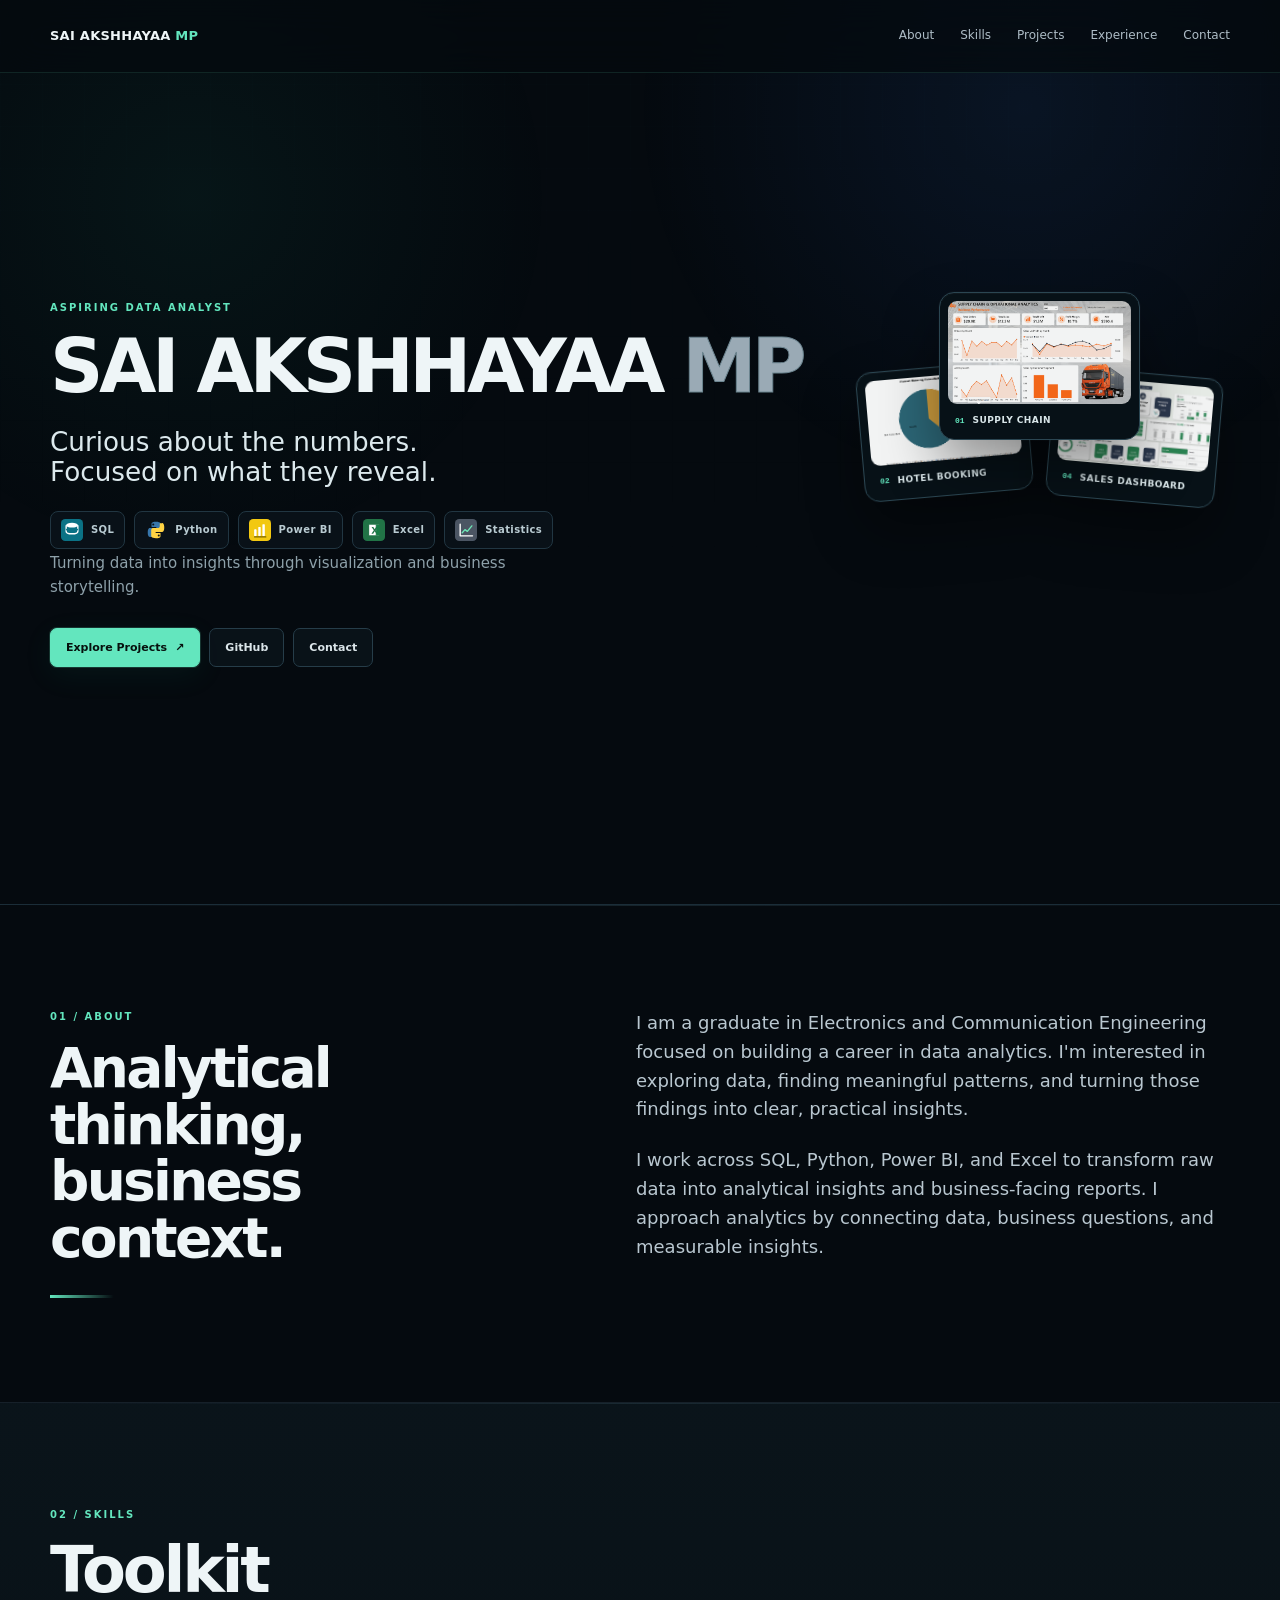
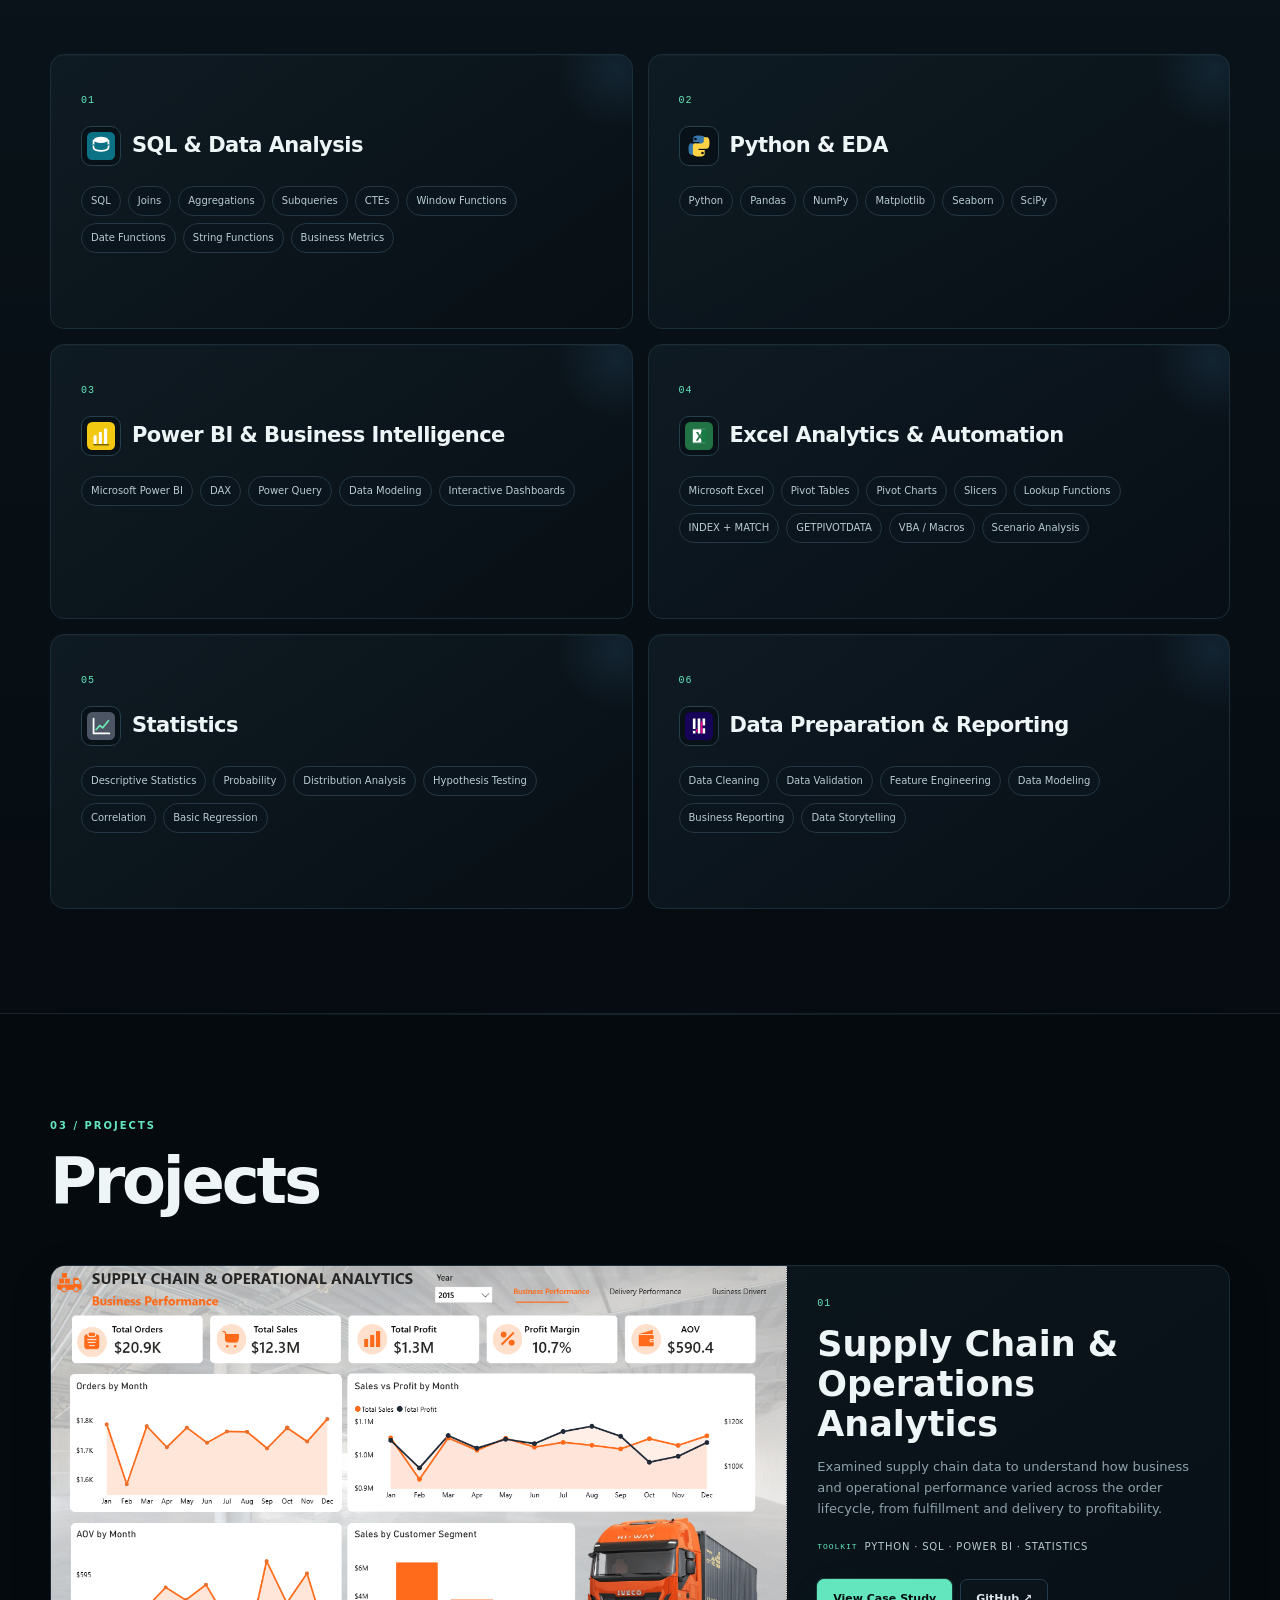
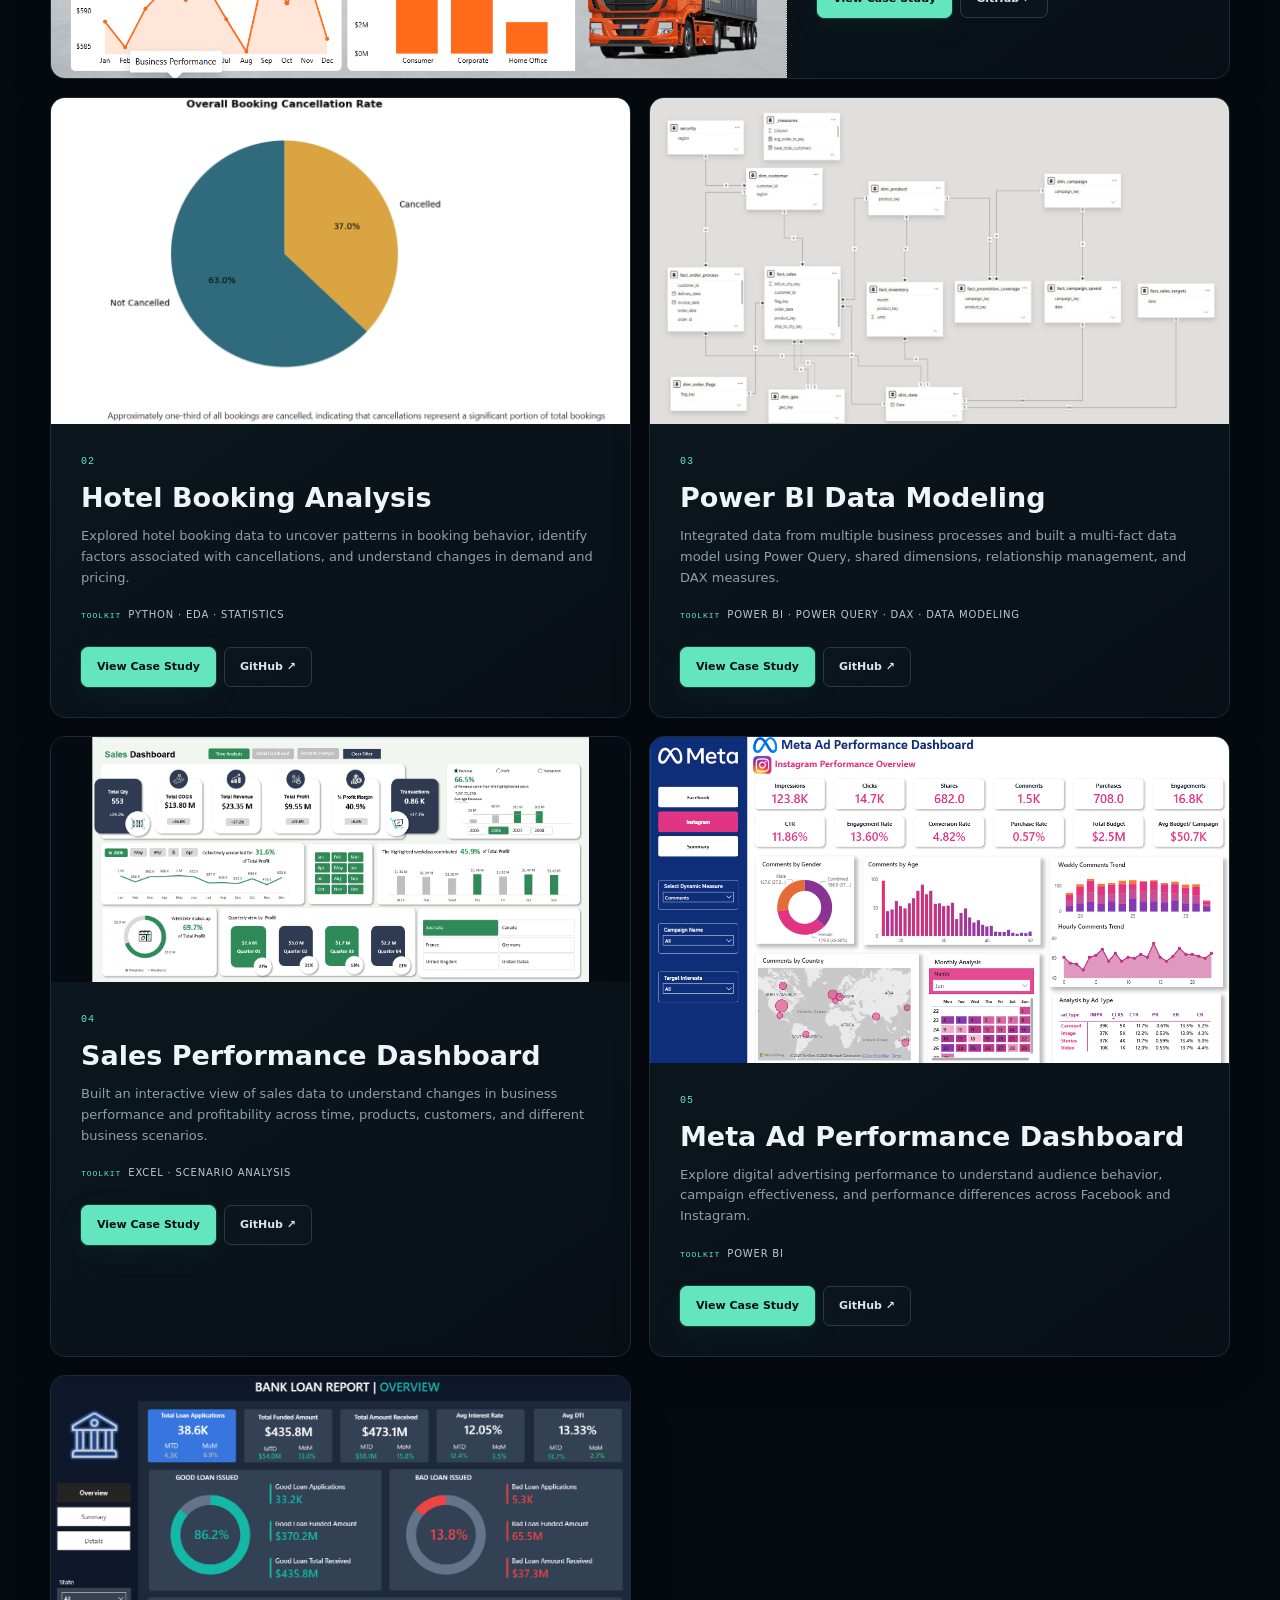
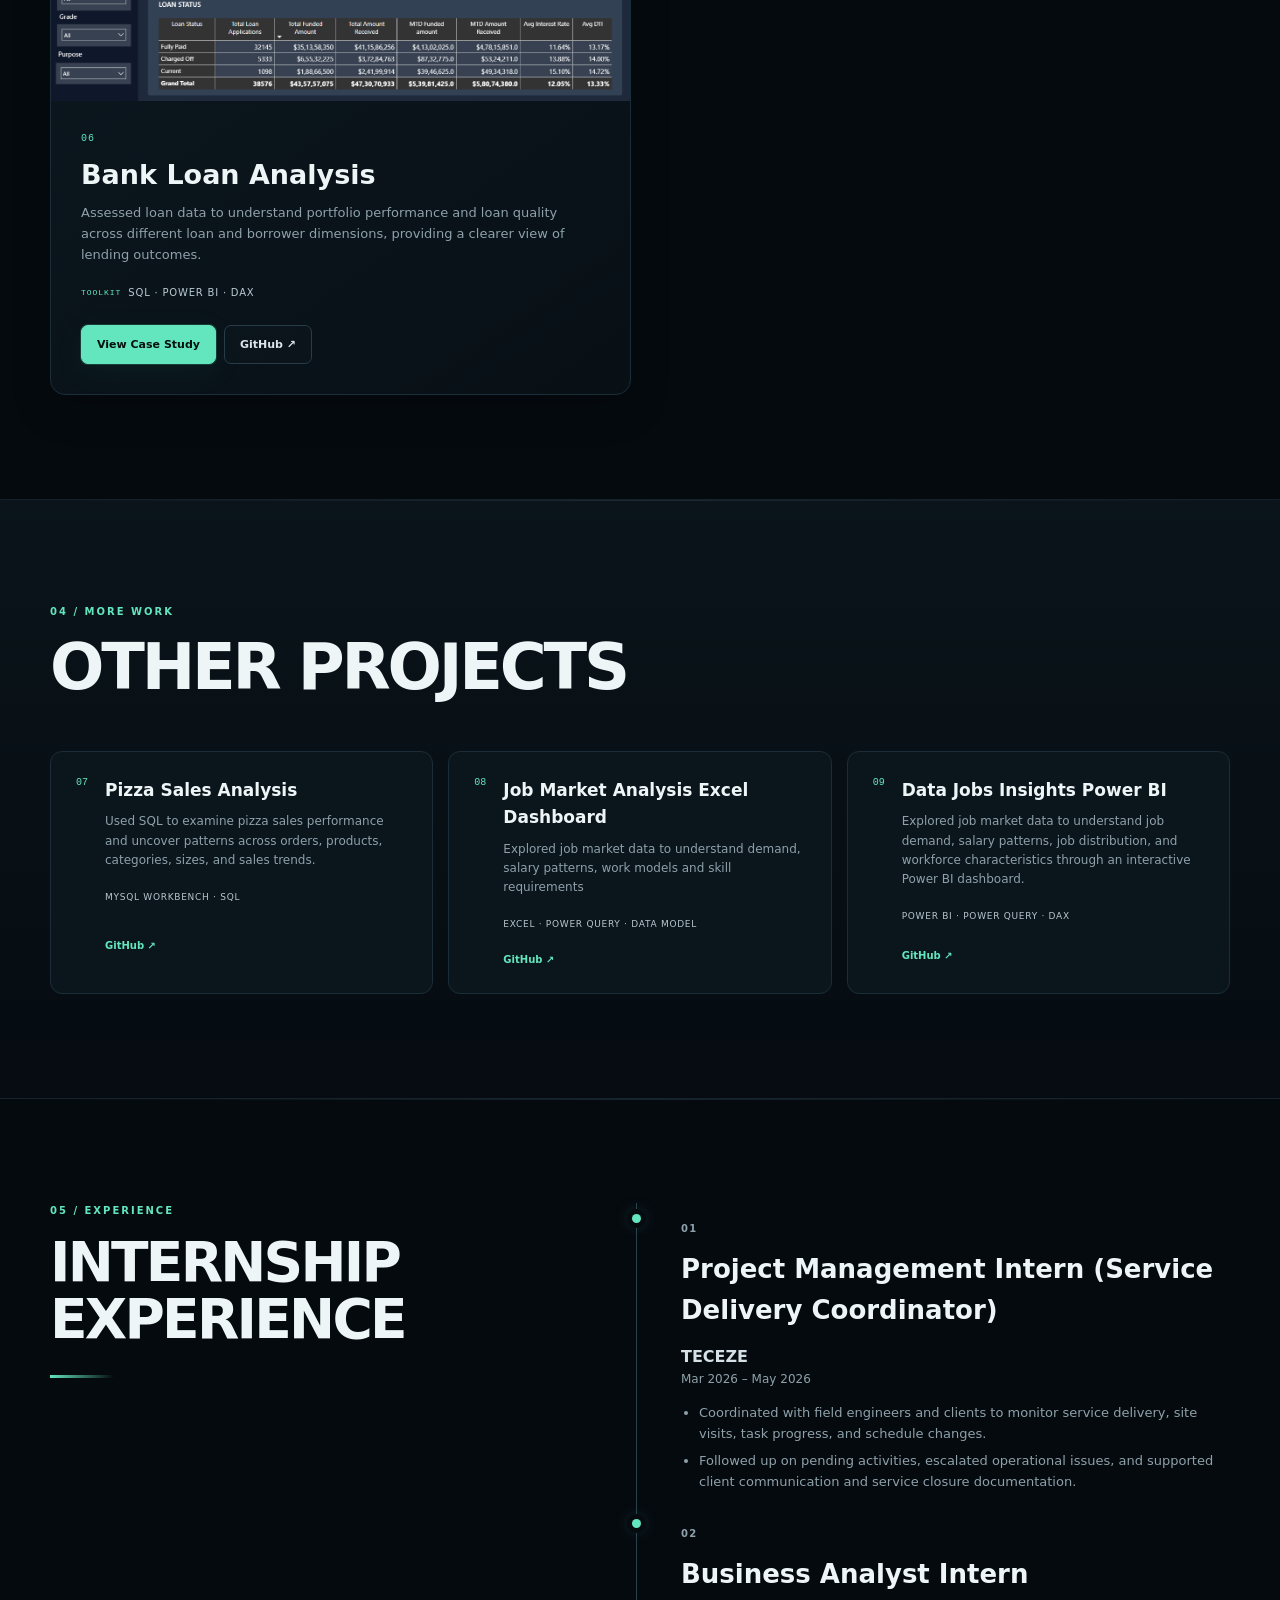
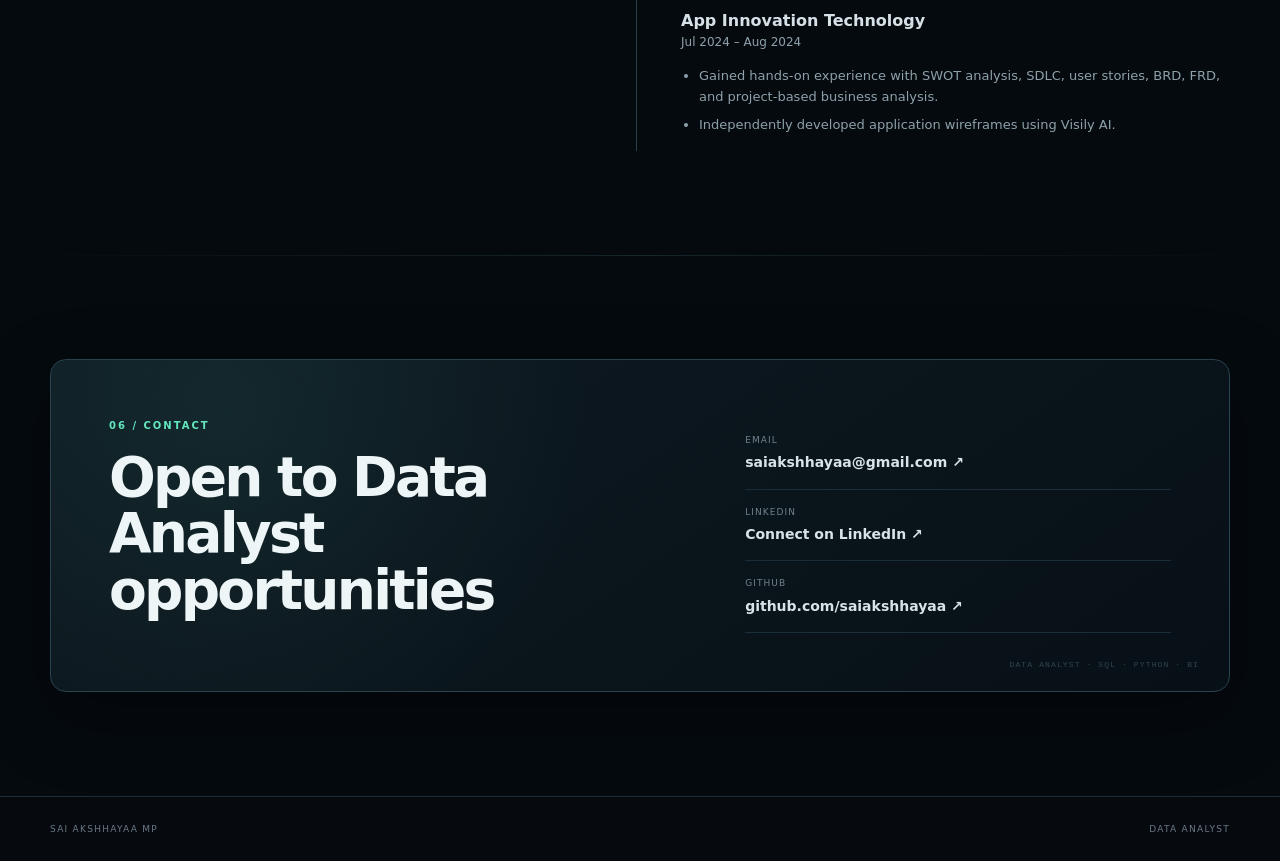
<file: index.html>
<!DOCTYPE html>
<html lang="en"><head><meta charset="utf-8"/><meta content="width=device-width,initial-scale=1" name="viewport"/><meta content="SAI AKSHHAYAA MP — Aspiring Data Analyst portfolio featuring business performance, operations, EDA, Excel, SQL and Power BI projects." name="description"/><title>SAI AKSHHAYAA MP — Data Analyst</title><link href="styles.css" rel="stylesheet"/></head><body>
<header class="site-header"><div class="container nav-wrap"><a class="brand" href="index.html">SAI AKSHHAYAA <span>MP</span></a><button aria-expanded="false" aria-label="Open navigation" class="menu">☰</button><nav><a href="#about">About</a><a href="#skills">Skills</a><a href="#projects">Projects</a><a href="#experience">Experience</a><a href="#contact">Contact</a></nav></div></header>
<main>
<section class="hero"><div class="container hero-grid"><div class="hero-copy reveal"><p class="eyebrow">ASPIRING DATA ANALYST</p><h1 class="hero-name">SAI AKSHHAYAA <span>MP</span></h1><p class="hero-quote">Curious about the numbers.<br/>Focused on what they reveal.</p><div aria-label="Analytics tools" class="tool-rail"><a class="tool-pill" href="#skills"><img alt="SQL" src="assets/tool-icons/sql.svg"/><span>SQL</span></a><a class="tool-pill" href="#skills"><img alt="Python" src="assets/tool-icons/python.svg"/><span>Python</span></a><a class="tool-pill" href="#skills"><img alt="Power BI" src="assets/tool-icons/powerbi.svg"/><span>Power BI</span></a><a class="tool-pill" href="#skills"><img alt="Microsoft Excel" src="assets/tool-icons/excel.svg"/><span>Excel</span></a><a class="tool-pill" href="#skills"><img alt="Statistics" src="assets/tool-icons/statistics.svg"/><span>Statistics</span></a></div><p class="hero-sub">Turning data into insights through visualization and business storytelling.</p><div class="actions"><a class="btn primary" href="#projects">Explore Projects <span>↗</span></a><a class="btn" href="https://github.com/saiakshhayaa" rel="noopener" target="_blank">GitHub</a><a class="btn" href="#contact">Contact</a></div></div><div aria-label="Selected project previews" class="hero-visual hero-project-cards reveal">
  <div class="project-card-stack">
    <a class="hero-project-card hero-project-left" href="projects/hotel-booking.html" aria-label="Open Hotel Booking Analysis case study">
      <div class="hero-card-image"><img src="assets/02-Hotel Booking Analysis/overall_booking_cancellation_rate.png" alt="Hotel Booking Analysis dashboard preview"/></div>
      <div class="hero-card-label"><span>02</span><strong>HOTEL BOOKING</strong></div>
    </a>
    <a class="hero-project-card hero-project-center" href="projects/supply-chain.html" aria-label="Open Supply Chain and Operations Analytics case study">
      <div class="hero-card-image"><img src="assets/01-Supply Chain &amp; Operations Analytics/business_performance.png" alt="Supply Chain and Operations Analytics dashboard preview"/></div>
      <div class="hero-card-label"><span>01</span><strong>SUPPLY CHAIN</strong></div>
    </a>
    <a class="hero-project-card hero-project-right" href="projects/excel-sales.html" aria-label="Open Sales Performance Dashboard case study">
      <div class="hero-card-image"><img src="assets/03-Excel Sales Dashboard/excel-sales-dashboard-full.png" alt="Excel Sales Performance Dashboard preview"/></div>
      <div class="hero-card-label"><span>04</span><strong>SALES DASHBOARD</strong></div>
    </a>
  </div>
</div></div></div></div></section>
<section class="section" id="about"><div class="container split"><div><p class="eyebrow">01 / ABOUT</p><h2>Analytical thinking,<br/>business context.</h2></div><div class="section-copy"><p>I am a graduate in Electronics and Communication Engineering focused on building a career in data analytics. I'm interested in exploring data, finding meaningful patterns, and turning those findings into clear, practical insights.</p><p>I work across SQL, Python, Power BI, and Excel to transform raw data into analytical insights and business-facing reports. I approach analytics by connecting data, business questions, and measurable insights.</p></div></div></section>
<section class="section section-alt" id="skills"><div class="container"><div class="section-head"><div><p class="eyebrow">02 / SKILLS</p><h2>Toolkit</h2></div></div><div class="skills-grid">
<article class="skill-card"><span class="num">01</span><div class="skill-title"><span aria-hidden="true" class="tool-icon brand-icon"><img alt="SQL &amp; Data Analysis" src="assets/tool-icons/sql.svg"/></span><h3>SQL &amp; Data Analysis</h3></div><div class="chips"><span>SQL</span><span>Joins</span><span>Aggregations</span><span>Subqueries</span><span>CTEs</span><span>Window Functions</span><span>Date Functions</span><span>String Functions</span><span>Business Metrics</span></div></article>
<article class="skill-card"><span class="num">02</span><div class="skill-title"><span aria-hidden="true" class="tool-icon brand-icon"><img alt="Python &amp; EDA" src="assets/tool-icons/python.svg"/></span><h3>Python &amp; EDA</h3></div><div class="chips"><span>Python</span><span>Pandas</span><span>NumPy</span><span>Matplotlib</span><span>Seaborn</span><span>SciPy</span></div></article>
<article class="skill-card"><span class="num">03</span><div class="skill-title"><span aria-hidden="true" class="tool-icon brand-icon"><img alt="Power BI &amp; Business Intelligence" src="assets/tool-icons/powerbi.svg"/></span><h3>Power BI &amp; Business Intelligence</h3></div><div class="chips"><span>Microsoft Power BI</span><span>DAX</span><span>Power Query</span><span>Data Modeling</span><span>Interactive Dashboards</span></div></article>
<article class="skill-card"><span class="num">04</span><div class="skill-title"><span aria-hidden="true" class="tool-icon brand-icon"><img alt="Excel Analytics &amp; Automation" src="assets/tool-icons/excel.svg"/></span><h3>Excel Analytics &amp; Automation</h3></div><div class="chips"><span>Microsoft Excel</span><span>Pivot Tables</span><span>Pivot Charts</span><span>Slicers</span><span>Lookup Functions</span><span>INDEX + MATCH</span><span>GETPIVOTDATA</span><span>VBA / Macros</span><span>Scenario Analysis</span></div></article>
<article class="skill-card"><span class="num">05</span><div class="skill-title"><span aria-hidden="true" class="tool-icon brand-icon"><img alt="Statistics" src="assets/tool-icons/statistics.svg"/></span><h3>Statistics</h3></div><div class="chips"><span>Descriptive Statistics</span><span>Probability</span><span>Distribution Analysis</span><span>Hypothesis Testing</span><span>Correlation</span><span>Basic Regression</span></div></article>
<article class="skill-card"><span class="num">06</span><div class="skill-title"><span aria-hidden="true" class="tool-icon brand-icon"><img alt="Data Preparation &amp; Reporting" src="assets/tool-icons/pandas.svg"/></span><h3>Data Preparation &amp; Reporting</h3></div><div class="chips"><span>Data Cleaning</span><span>Data Validation</span><span>Feature Engineering</span><span>Data Modeling</span><span>Business Reporting</span><span>Data Storytelling</span></div></article>
</div></div></section>
<section class="section" id="projects"><div class="container"><div class="section-head"><div><p class="eyebrow">03 / PROJECTS</p><h2>Projects</h2></div></div><div class="featured-grid">
<article class="project-card flagship"><div class="project-image"><img alt="Supply Chain Business Performance Power BI dashboard" loading="lazy" src="assets/01-Supply Chain &amp; Operations Analytics/business_performance.png"/></div><div class="project-body"><div class="project-index">01</div><h3>Supply Chain &amp; Operations Analytics</h3><p>Examined supply chain data to understand how business and operational performance varied across the order lifecycle, from fulfillment and delivery to profitability.</p><div class="project-meta">Python · SQL · Power BI · Statistics</div><div class="project-actions"><a class="btn primary" href="projects/supply-chain.html">View Case Study</a><a class="btn" href="https://github.com/saiakshhayaa/Supply-Chain-Operations-Analytics" rel="noopener" target="_blank">GitHub ↗</a></div></div></article>
<article class="project-card"><div class="project-image"><img alt="Hotel Booking overall cancellation analysis" loading="lazy" src="assets/02-Hotel Booking Analysis/overall_booking_cancellation_rate.png"/></div><div class="project-body"><div class="project-index">02</div><h3>Hotel Booking Analysis</h3><p>Explored hotel booking data to uncover patterns in booking behavior, identify factors associated with cancellations, and understand changes in demand and pricing.</p><div class="project-meta">Python · EDA · Statistics</div><div class="project-actions"><a class="btn primary" href="projects/hotel-booking.html">View Case Study</a><a class="btn" href="https://github.com/saiakshhayaa/Hotel-Booking-Analysis" rel="noopener" target="_blank">GitHub ↗</a></div></div></article>
<article class="project-card"><div class="project-image"><img alt="Power BI multi-fact dimensional data model and table relationships" loading="lazy" src="assets/03-Power BI Dimensional Modeling/data-model.jpg"/></div><div class="project-body"><div class="project-index">03</div><h3>Power BI Data Modeling</h3><p>Integrated data from multiple business processes and built a multi-fact data model using Power Query, shared dimensions, relationship management, and DAX measures.</p><div class="project-meta">Power BI · Power Query · DAX · Data Modeling</div><div class="project-actions"><a class="btn primary" href="projects/data-modeling.html">View Case Study</a><a class="btn" href="https://github.com/saiakshhayaa/power-bi-dimensional-modeling" rel="noopener" target="_blank">GitHub ↗</a></div></div></article>
<article class="project-card"><div class="project-image excel-preview"><img alt="Sales Performance Dashboard full dashboard" loading="lazy" src="assets/03-Excel Sales Dashboard/excel-sales-dashboard-full.png"/></div><div class="project-body"><div class="project-index">04</div><h3>Sales Performance Dashboard</h3><p>Built an interactive view of sales data to understand changes in business performance and profitability across time, products, customers, and different business scenarios.</p><div class="project-meta">Excel · Scenario Analysis</div><div class="project-actions"><a class="btn primary" href="projects/excel-sales.html">View Case Study</a><a class="btn" href="https://github.com/saiakshhayaa/Excel-Sales-Dashboard" rel="noopener" target="_blank">GitHub ↗</a></div></div></article>
<article class="project-card"><div class="project-image"><img alt="Meta Ad Performance Instagram dashboard" loading="lazy" src="assets/05-Meta Ad Performance/Instagram_dashboard.png"/></div><div class="project-body"><div class="project-index">05</div><h3>Meta Ad Performance Dashboard</h3><p>Explore digital advertising performance to understand audience behavior, campaign effectiveness, and performance differences across Facebook and Instagram.</p><div class="project-meta">Power BI</div><div class="project-actions"><a class="btn primary" href="projects/meta-ads.html">View Case Study</a><a class="btn" href="https://github.com/saiakshhayaa/Meta-Ad-Performance-Dashboard" rel="noopener" target="_blank">GitHub ↗</a></div></div></article>
<article class="project-card"><div class="project-image"><img alt="Bank Loan Analysis overview Power BI dashboard" loading="lazy" src="assets/04-Bank Loan Analysis/overview_page.png"/></div><div class="project-body"><div class="project-index">06</div><h3>Bank Loan Analysis</h3><p>Assessed loan data to understand portfolio performance and loan quality across different loan and borrower dimensions, providing a clearer view of lending outcomes.</p><div class="project-meta">SQL · Power BI · DAX</div><div class="project-actions"><a class="btn primary" href="projects/bank-loan.html">View Case Study</a><a class="btn" href="https://github.com/saiakshhayaa/Bank-Loan-Analysis" rel="noopener" target="_blank">GitHub ↗</a></div></div></article>
</div></div></section>
<section class="section section-alt" id="more-work"><div class="container"><div class="section-head"><div><p class="eyebrow">04 / MORE WORK</p><h2>OTHER PROJECTS</h2></div></div><div class="more-grid">
<article class="more-card"><span>07</span><div><h3>Pizza Sales Analysis</h3><p>Used SQL to examine pizza sales performance and uncover patterns across orders, products, categories, sizes, and sales trends.</p><small>MySQL Workbench · SQL</small></div><a href="https://github.com/saiakshhayaa/Pizza-Sales-SQL-Project" rel="noopener" target="_blank">GitHub ↗</a></article>
<article class="more-card"><span>08</span><div><h3>Job Market Analysis Excel Dashboard</h3><p>Explored job market data to understand demand, salary patterns, work models and skill requirements</p><small>Excel · Power Query · Data Model</small></div><a href="https://github.com/saiakshhayaa/job_market_analysis_excel_dashboard" rel="noopener" target="_blank">GitHub ↗</a></article>
<article class="more-card"><span>09</span><div><h3>Data Jobs Insights Power BI</h3><p>Explored job market data to understand job demand, salary patterns, job distribution, and workforce characteristics through an interactive Power BI dashboard.</p><small>Power BI · Power Query · DAX</small></div><a href="https://github.com/saiakshhayaa/Data_Jobs_Insights_PowerBi" rel="noopener" target="_blank">GitHub ↗</a></article>
</div></div></section>
<section class="section" id="experience"><div class="container split"><div><p class="eyebrow">05 / EXPERIENCE</p><h2>INTERNSHIP EXPERIENCE</h2></div><div class="experience-list"><article class="experience-card"><div class="timeline-dot"></div><div><p class="experience-kicker">01</p><h3>Project Management Intern (Service Delivery Coordinator)</h3><p class="experience-company">TECEZE</p><p class="muted">Mar 2026 – May 2026</p><ul><li>Coordinated with field engineers and clients to monitor service delivery, site visits, task progress, and schedule changes.</li><li>Followed up on pending activities, escalated operational issues, and supported client communication and service closure documentation.</li></ul></div></article><article class="experience-card"><div class="timeline-dot"></div><div><p class="experience-kicker">02</p><h3>Business Analyst Intern</h3><p class="experience-company">App Innovation Technology</p><p class="muted">Jul 2024 – Aug 2024</p><ul><li>Gained hands-on experience with SWOT analysis, SDLC, user stories, BRD, FRD, and project-based business analysis.</li><li>Independently developed application wireframes using Visily AI.</li></ul></div></article></div></div></section>
<section class="section contact" id="contact"><div class="container contact-box"><div><p class="eyebrow">06 / CONTACT</p><h2>Open to Data Analyst<br/>opportunities</h2></div><div class="contact-links"><a href="mailto:saiakshhayaa@gmail.com"><span>Email</span><strong>saiakshhayaa@gmail.com ↗</strong></a><a href="https://www.linkedin.com/in/sai-akshhayaa-m-p-2196bb259" rel="noopener" target="_blank"><span>LinkedIn</span><strong>Connect on LinkedIn ↗</strong></a><a href="https://github.com/saiakshhayaa" rel="noopener" target="_blank"><span>GitHub</span><strong>github.com/saiakshhayaa ↗</strong></a></div></div></section>
</main><footer><div class="container"><span>SAI AKSHHAYAA MP</span><span>DATA ANALYST</span></div></footer><script src="script.js"></script></body></html>
</file>
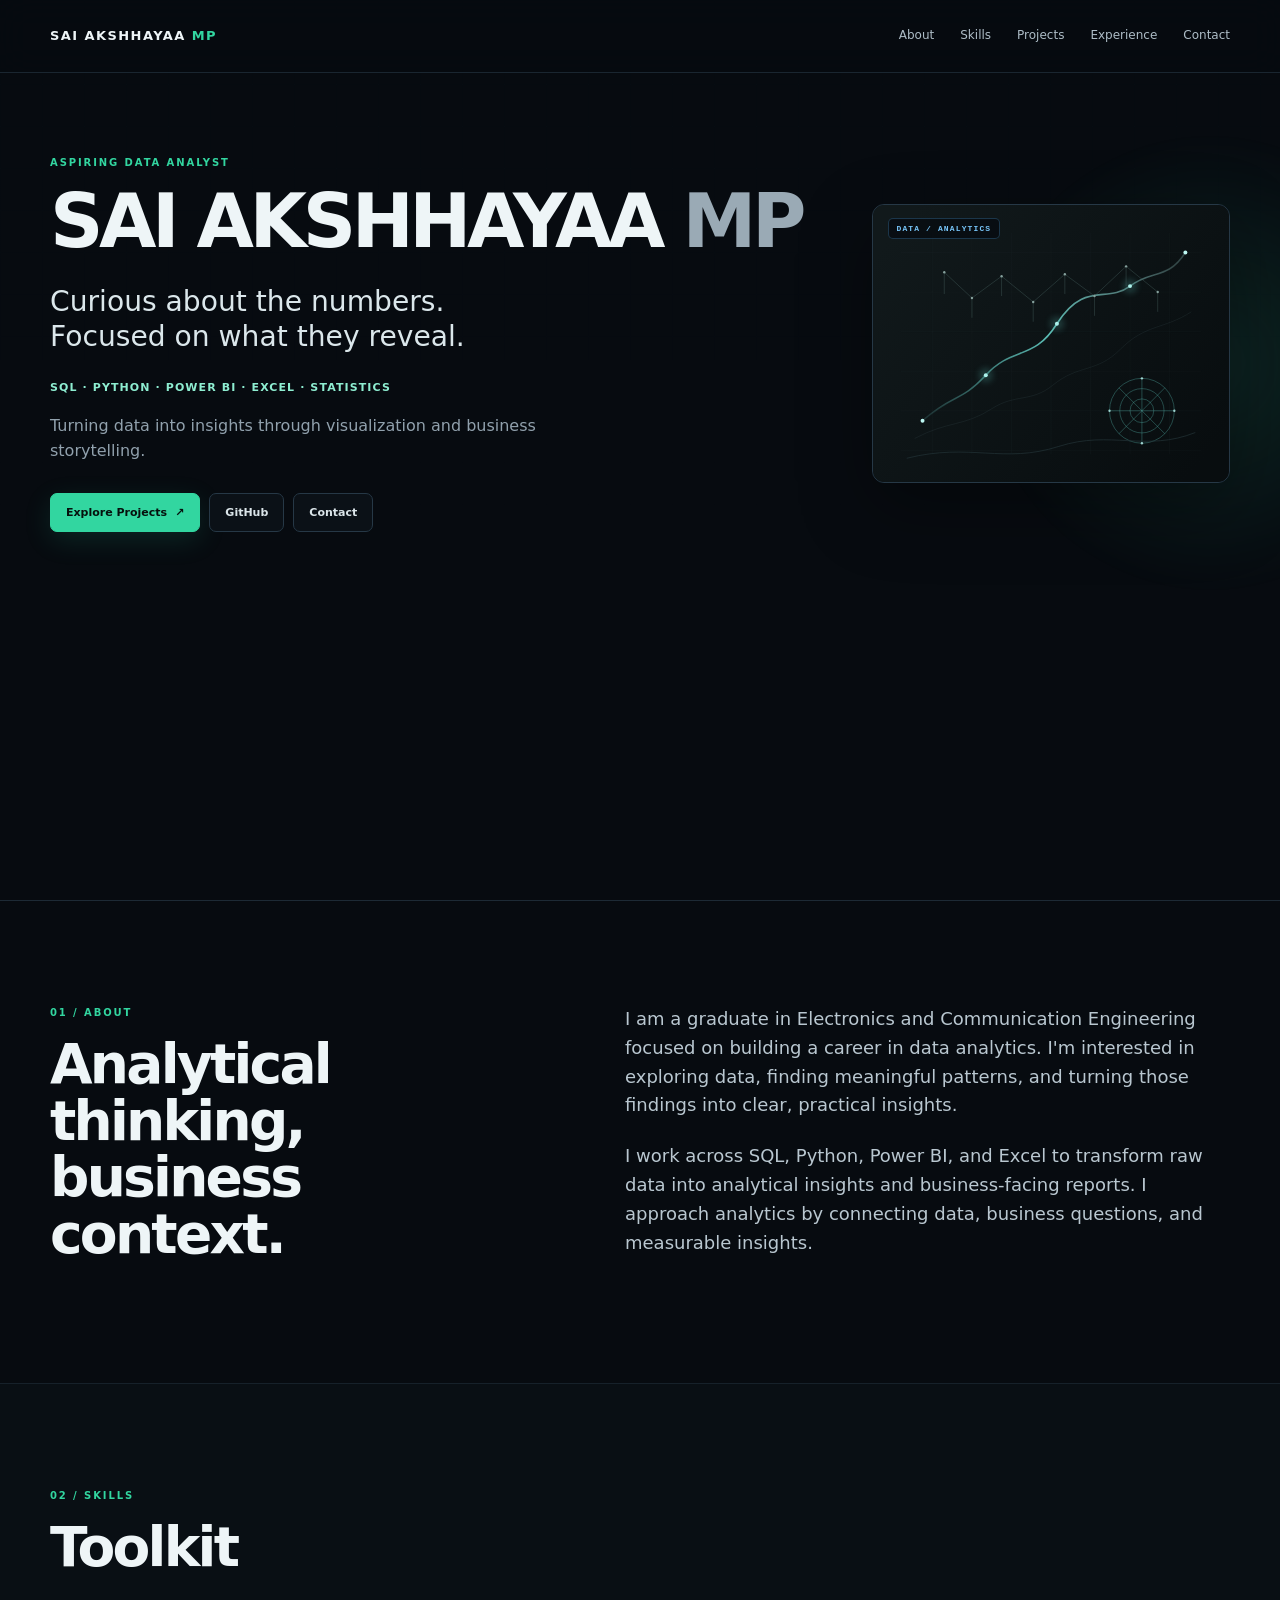
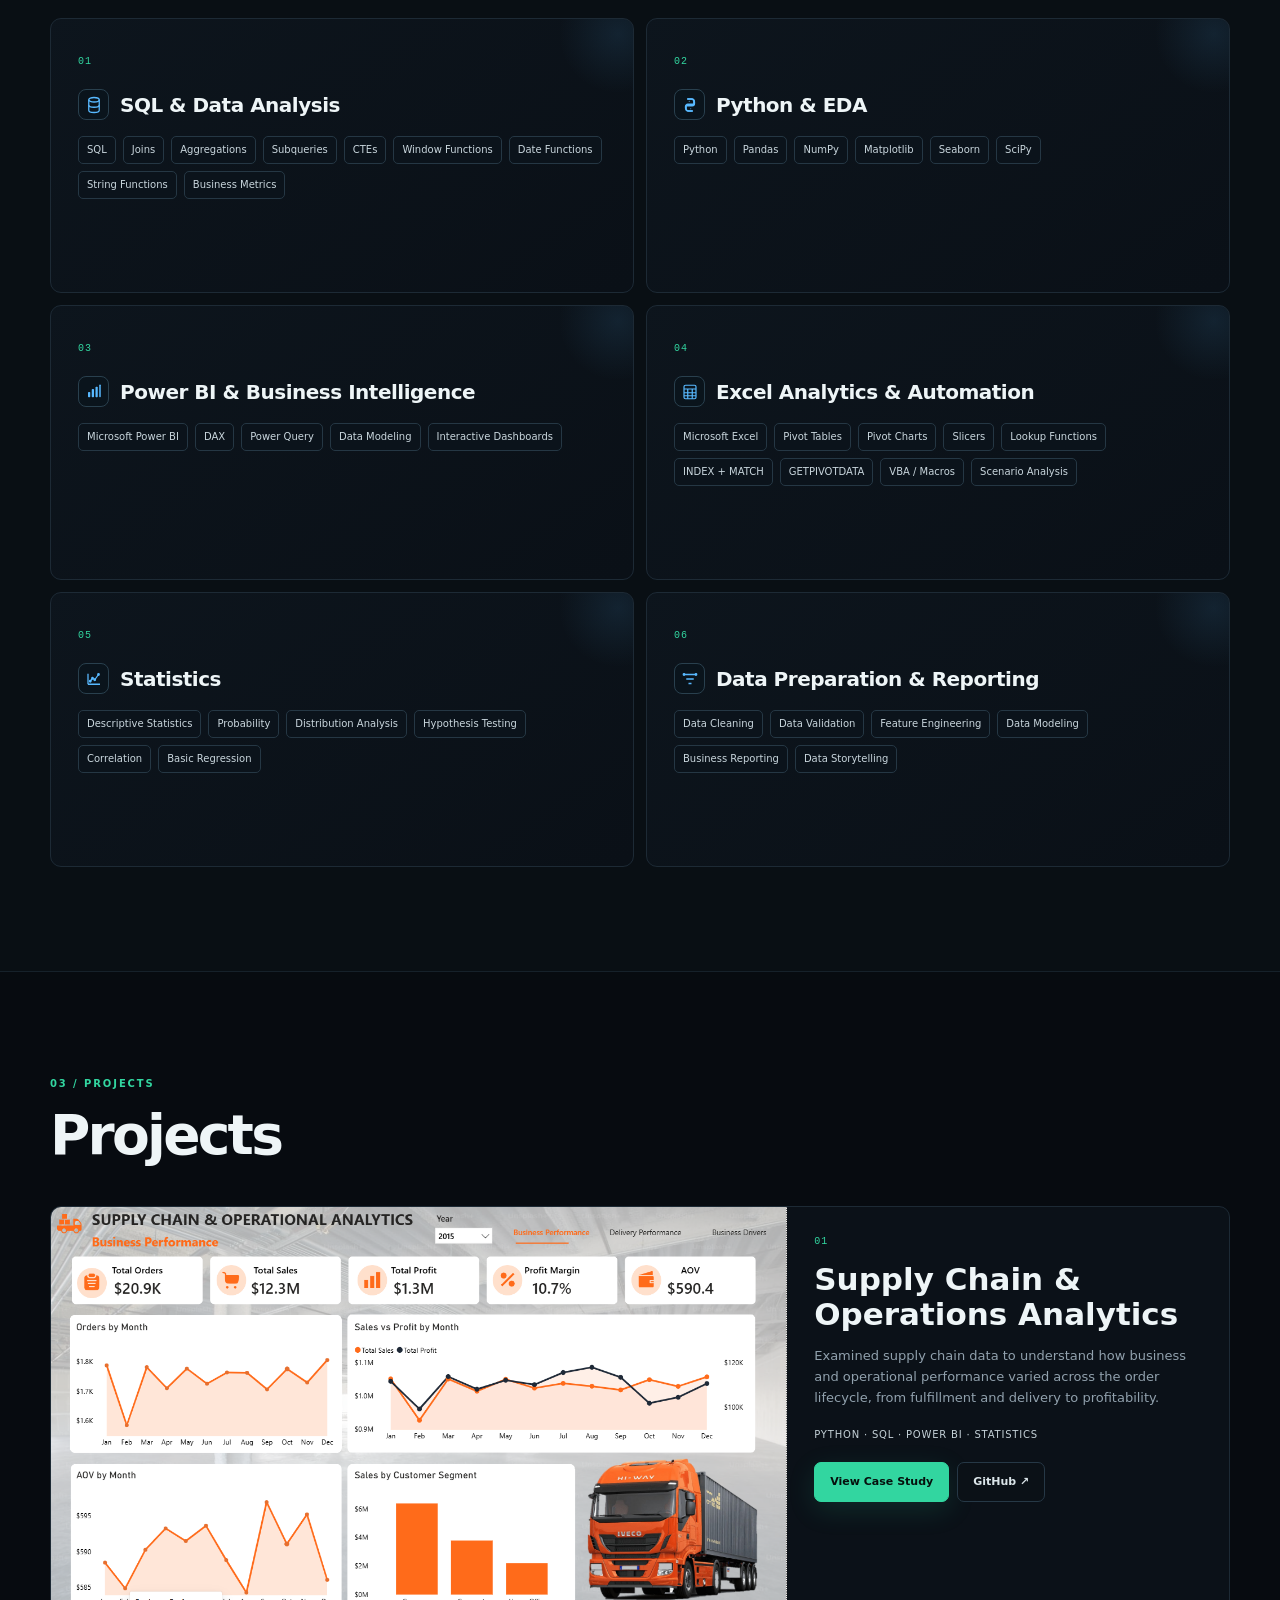
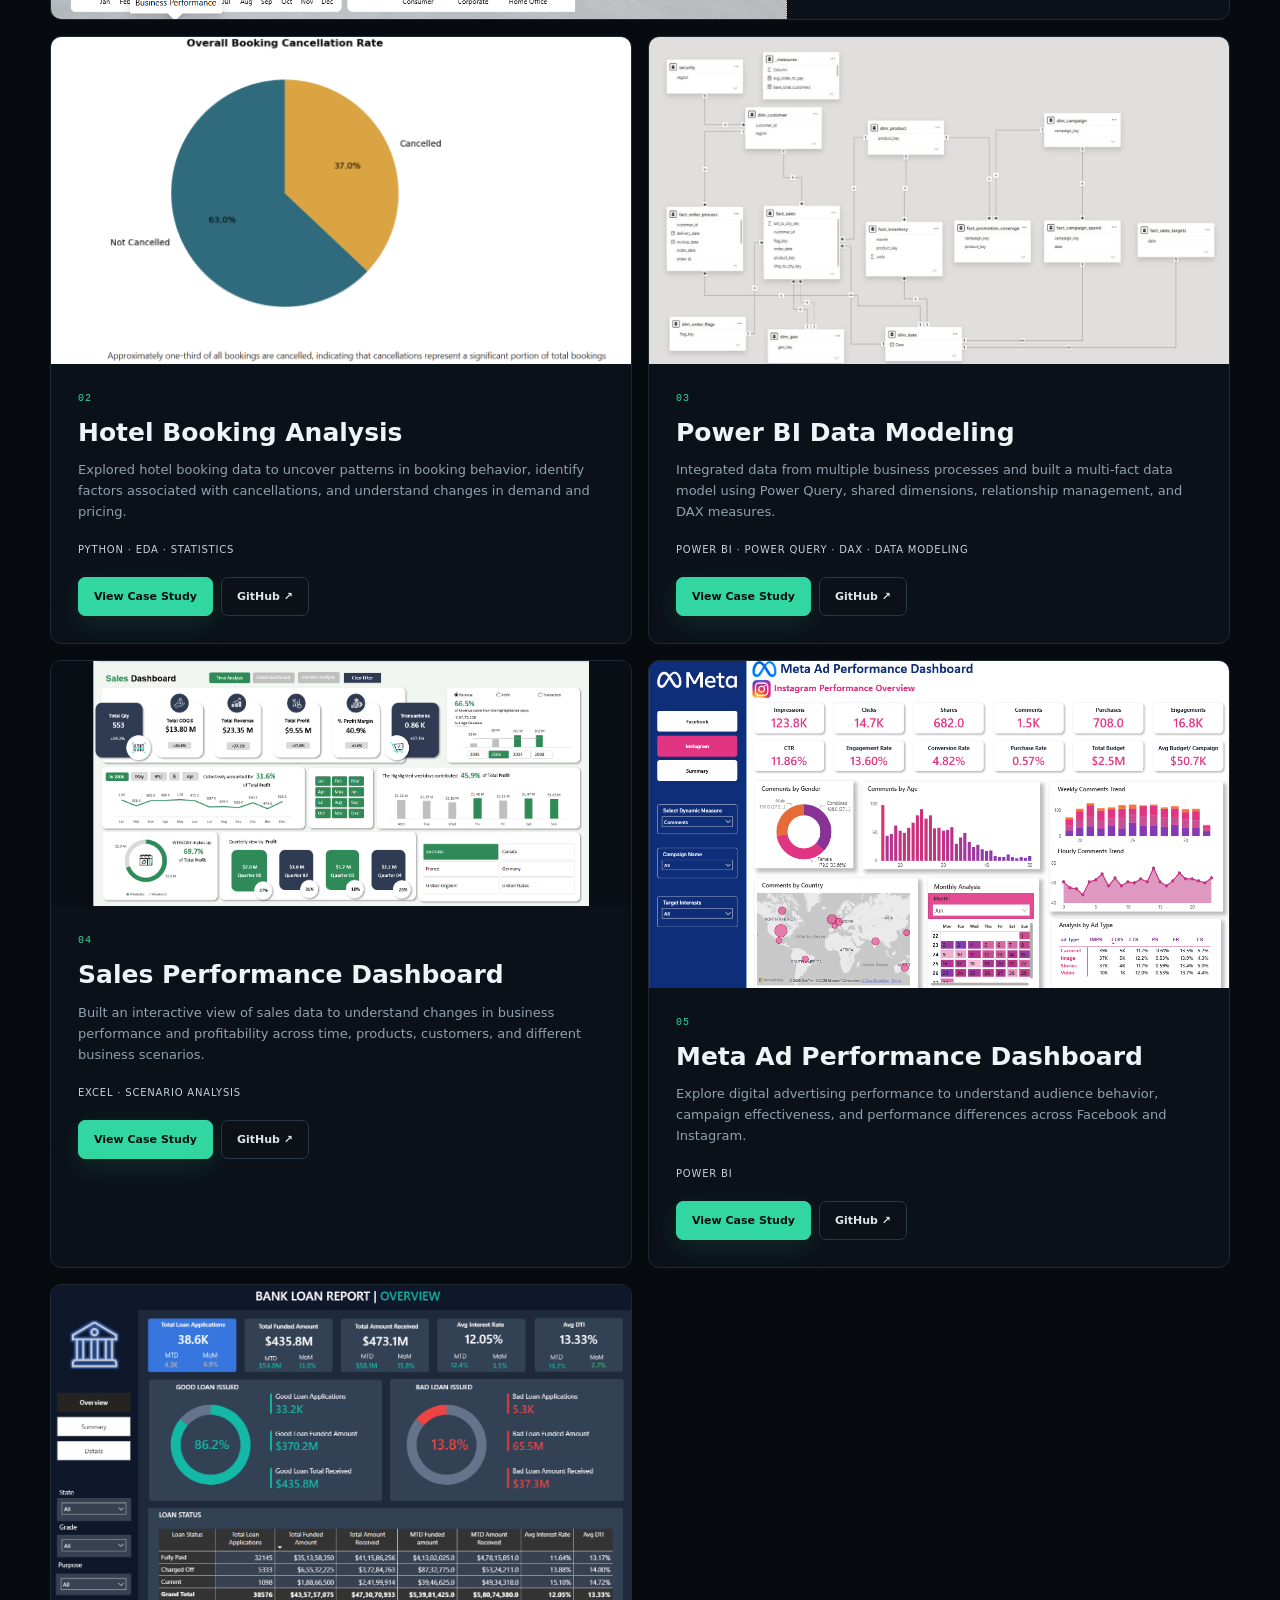
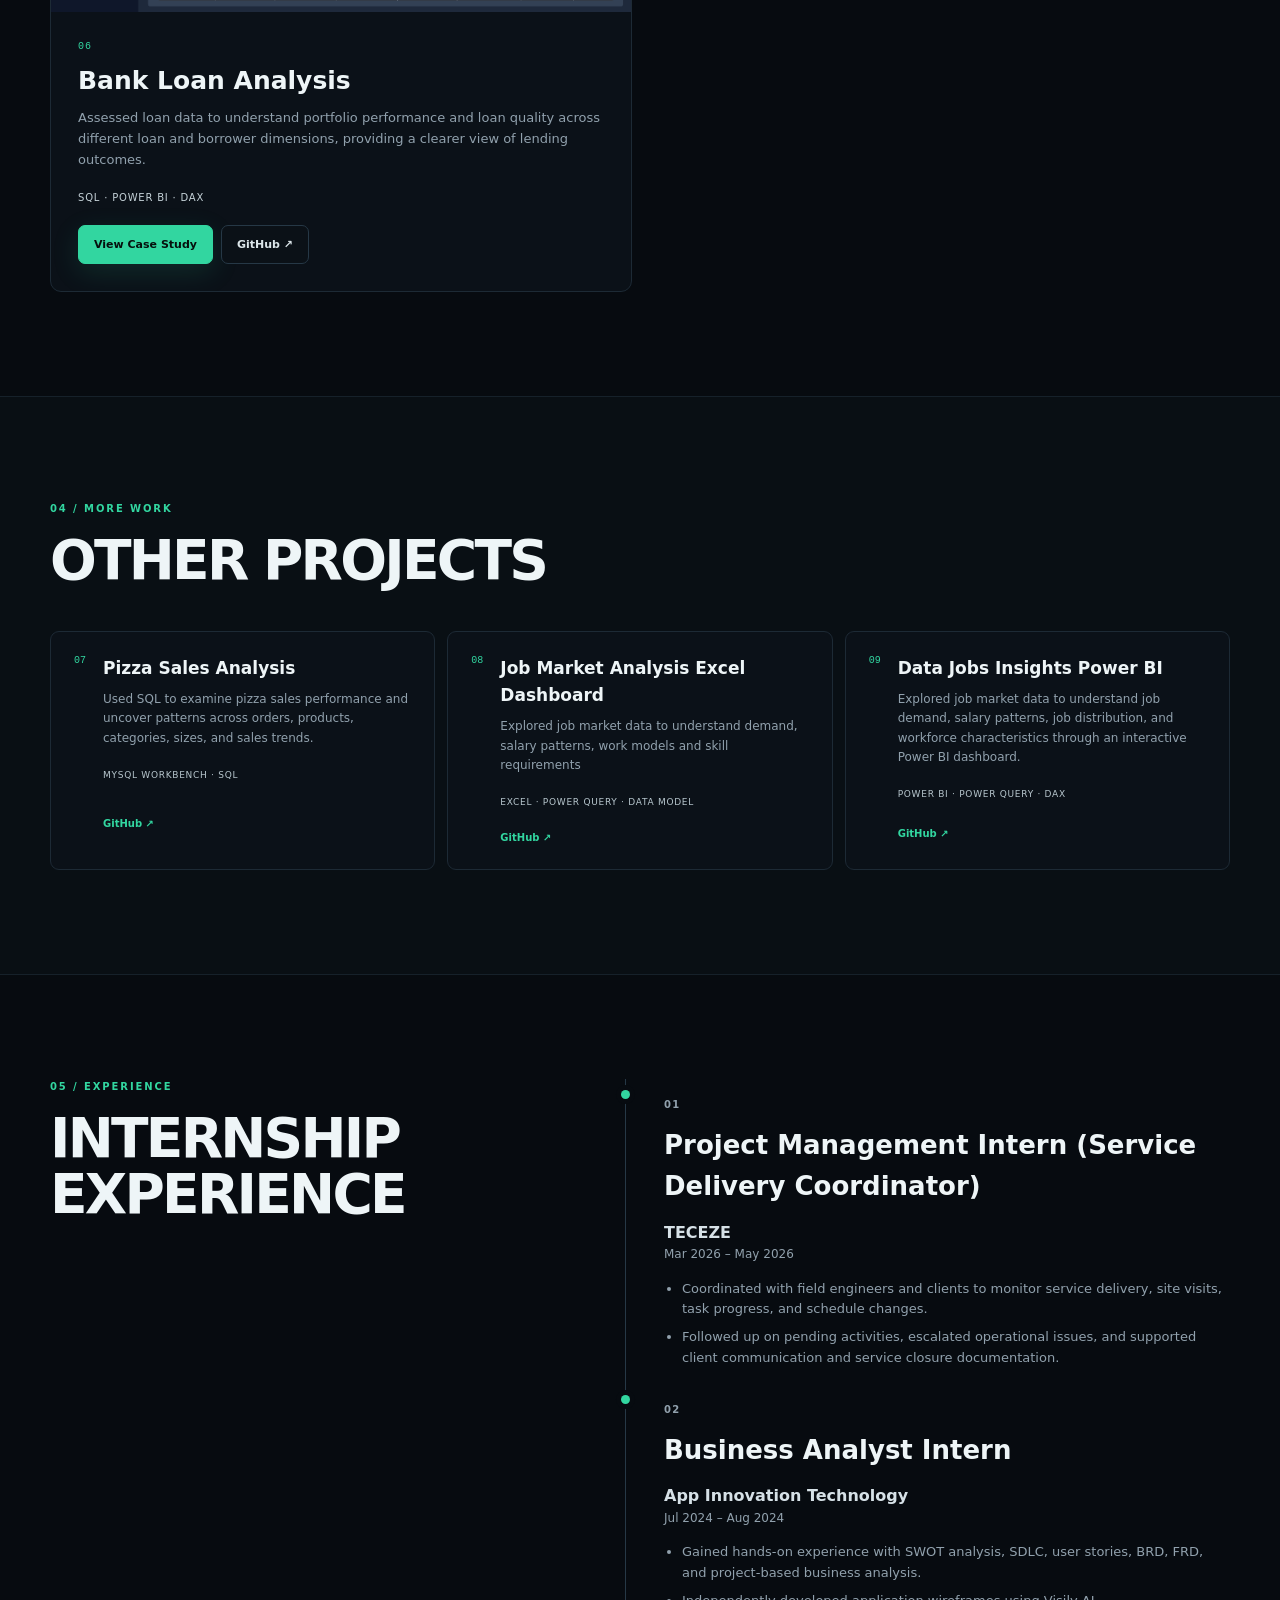
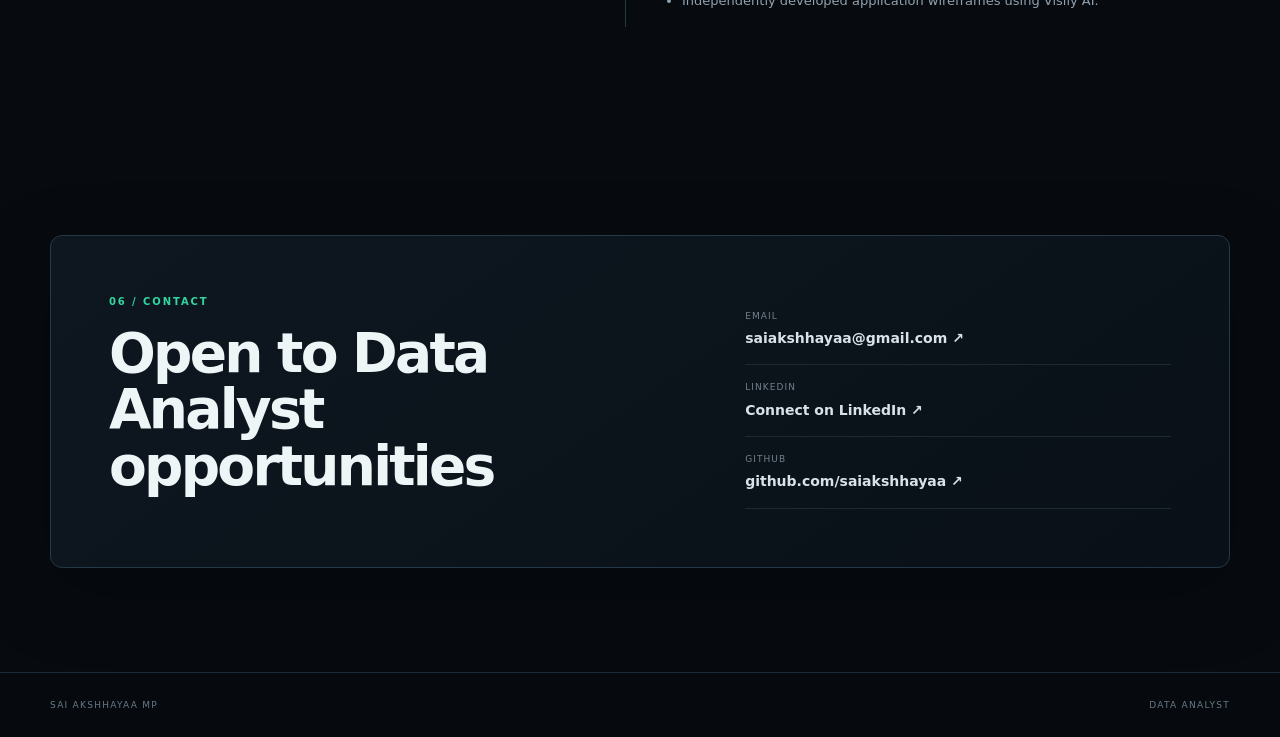
<file: portfolio_build/index.html>
<!doctype html><html lang="en"><head><meta charset="utf-8"><meta name="viewport" content="width=device-width,initial-scale=1"><meta name="description" content="SAI AKSHHAYAA MP — Aspiring Data Analyst portfolio featuring business performance, operations, EDA, Excel, SQL and Power BI projects."><title>SAI AKSHHAYAA MP — Data Analyst</title><link rel="stylesheet" href="styles.css"></head><body>
<header class="site-header"><div class="container nav-wrap"><a class="brand" href="index.html">SAI AKSHHAYAA <span>MP</span></a><button class="menu" aria-label="Open navigation" aria-expanded="false">☰</button><nav><a href="#about">About</a><a href="#skills">Skills</a><a href="#projects">Projects</a><a href="#experience">Experience</a><a href="#contact">Contact</a></nav></div></header>
<main>
<section class="hero"><div class="container hero-grid"><div class="hero-copy reveal"><p class="eyebrow">ASPIRING DATA ANALYST</p><h1 class="hero-name">SAI AKSHHAYAA <span>MP</span></h1><p class="hero-quote">Curious about the numbers.<br>Focused on what they reveal.</p><p class="skill-line">SQL · PYTHON · POWER BI · EXCEL · STATISTICS</p><p class="hero-sub">Turning data into insights through visualization and business storytelling.</p><div class="actions"><a class="btn primary" href="#projects">Explore Projects <span>↗</span></a><a class="btn" target="_blank" rel="noopener" href="https://github.com/saiakshhayaa">GitHub</a><a class="btn" href="#contact">Contact</a></div></div><div class="hero-visual reveal" aria-label="Abstract analytics-inspired visual"><img src="assets/hero-analytics.svg" alt="Abstract data analysis visual"></div></section>
<section id="about" class="section"><div class="container split"><div><p class="eyebrow">01 / ABOUT</p><h2>Analytical thinking,<br>business context.</h2></div><div class="section-copy"><p>I am a graduate in Electronics and Communication Engineering focused on building a career in data analytics. I'm interested in exploring data, finding meaningful patterns, and turning those findings into clear, practical insights.</p><p>I work across SQL, Python, Power BI, and Excel to transform raw data into analytical insights and business-facing reports. I approach analytics by connecting data, business questions, and measurable insights.</p></div></div></section>
<section id="skills" class="section section-alt"><div class="container"><div class="section-head"><div><p class="eyebrow">02 / SKILLS</p><h2>Toolkit</h2></div></div><div class="skills-grid">
<article class="skill-card"><span class="num">01</span><div class="skill-title"><span class="tool-icon" aria-hidden="true"><svg viewBox="0 0 24 24" fill="none" stroke="currentColor" stroke-width="1.7"><ellipse cx="12" cy="5" rx="7" ry="3"/><path d="M5 5v7c0 1.7 3.1 3 7 3s7-1.3 7-3V5"/><path d="M5 12v7c0 1.7 3.1 3 7 3s7-1.3 7-3v-7"/></svg></span><h3>SQL & Data Analysis</h3></div><div class="chips"><span>SQL</span><span>Joins</span><span>Aggregations</span><span>Subqueries</span><span>CTEs</span><span>Window Functions</span><span>Date Functions</span><span>String Functions</span><span>Business Metrics</span></div></article>
<article class="skill-card"><span class="num">02</span><div class="skill-title"><span class="tool-icon" aria-hidden="true"><svg viewBox="0 0 24 24" fill="none" stroke="currentColor" stroke-width="1.7"><path d="M8 4h6a3 3 0 0 1 3 3v4H9a3 3 0 0 0-3 3v2a4 4 0 0 0 4 4h5"/><path d="M16 20H10a3 3 0 0 1-3-3v-4h8a3 3 0 0 0 3-3V8a4 4 0 0 0-4-4H9"/><circle cx="11" cy="7" r=".7" fill="currentColor" stroke="none"/><circle cx="13" cy="17" r=".7" fill="currentColor" stroke="none"/></svg></span><h3>Python & EDA</h3></div><div class="chips"><span>Python</span><span>Pandas</span><span>NumPy</span><span>Matplotlib</span><span>Seaborn</span><span>SciPy</span></div></article>
<article class="skill-card"><span class="num">03</span><div class="skill-title"><span class="tool-icon" aria-hidden="true"><svg viewBox="0 0 24 24" fill="currentColor"><rect x="4" y="12" width="3" height="7" rx="1"/><rect x="9" y="8" width="3" height="11" rx="1"/><rect x="14" y="5" width="3" height="14" rx="1"/><rect x="19" y="2" width="2" height="17" rx="1"/></svg></span><h3>Power BI & Business Intelligence</h3></div><div class="chips"><span>Microsoft Power BI</span><span>DAX</span><span>Power Query</span><span>Data Modeling</span><span>Interactive Dashboards</span></div></article>
<article class="skill-card"><span class="num">04</span><div class="skill-title"><span class="tool-icon" aria-hidden="true"><svg viewBox="0 0 24 24" fill="none" stroke="currentColor" stroke-width="1.6"><rect x="4" y="3" width="16" height="18" rx="2"/><path d="M4 8h16M4 13h16M4 17h16M9 8v13M15 8v13"/></svg></span><h3>Excel Analytics & Automation</h3></div><div class="chips"><span>Microsoft Excel</span><span>Pivot Tables</span><span>Pivot Charts</span><span>Slicers</span><span>Lookup Functions</span><span>INDEX + MATCH</span><span>GETPIVOTDATA</span><span>VBA / Macros</span><span>Scenario Analysis</span></div></article>
<article class="skill-card"><span class="num">05</span><div class="skill-title"><span class="tool-icon" aria-hidden="true"><svg viewBox="0 0 24 24" fill="none" stroke="currentColor" stroke-width="1.7"><path d="M4 19V5M4 19h16"/><path d="M7 15l3-4 3 2 5-7"/><circle cx="7" cy="15" r="1"/><circle cx="10" cy="11" r="1"/><circle cx="13" cy="13" r="1"/><circle cx="18" cy="6" r="1"/></svg></span><h3>Statistics</h3></div><div class="chips"><span>Descriptive Statistics</span><span>Probability</span><span>Distribution Analysis</span><span>Hypothesis Testing</span><span>Correlation</span><span>Basic Regression</span></div></article>
<article class="skill-card"><span class="num">06</span><div class="skill-title"><span class="tool-icon" aria-hidden="true"><svg viewBox="0 0 24 24" fill="none" stroke="currentColor" stroke-width="1.7"><path d="M4 6h16M7 12h10M10 18h4"/><circle cx="4" cy="6" r="1"/><circle cx="20" cy="6" r="1"/></svg></span><h3>Data Preparation & Reporting</h3></div><div class="chips"><span>Data Cleaning</span><span>Data Validation</span><span>Feature Engineering</span><span>Data Modeling</span><span>Business Reporting</span><span>Data Storytelling</span></div></article>
</div></div></section>
<section id="projects" class="section"><div class="container"><div class="section-head"><div><p class="eyebrow">03 / PROJECTS</p><h2>Projects</h2></div></div><div class="featured-grid">
<article class="project-card flagship"><div class="project-image"><img src="assets/01-Supply Chain & Operations Analytics/business_performance.png" alt="Supply Chain Business Performance Power BI dashboard" loading="lazy"></div><div class="project-body"><div class="project-index">01</div><h3>Supply Chain & Operations Analytics</h3><p>Examined supply chain data to understand how business and operational performance varied across the order lifecycle, from fulfillment and delivery to profitability.</p><div class="project-meta">Python · SQL · Power BI · Statistics</div><div class="project-actions"><a class="btn primary" href="projects/supply-chain.html">View Case Study</a><a class="btn" target="_blank" rel="noopener" href="https://github.com/saiakshhayaa/Supply-Chain-Operations-Analytics">GitHub ↗</a></div></div></article>
<article class="project-card"><div class="project-image"><img src="assets/02-Hotel Booking Analysis/overall_booking_cancellation_rate.png" alt="Hotel Booking overall cancellation analysis" loading="lazy"></div><div class="project-body"><div class="project-index">02</div><h3>Hotel Booking Analysis</h3><p>Explored hotel booking data to uncover patterns in booking behavior, identify factors associated with cancellations, and understand changes in demand and pricing.</p><div class="project-meta">Python · EDA · Statistics</div><div class="project-actions"><a class="btn primary" href="projects/hotel-booking.html">View Case Study</a><a class="btn" target="_blank" rel="noopener" href="https://github.com/saiakshhayaa/Hotel-Booking-Analysis">GitHub ↗</a></div></div></article>
<article class="project-card"><div class="project-image"><img src="assets/03-Power BI Dimensional Modeling/data-model.jpg" alt="Power BI multi-fact dimensional data model and table relationships" loading="lazy"></div><div class="project-body"><div class="project-index">03</div><h3>Power BI Data Modeling</h3><p>Integrated data from multiple business processes and built a multi-fact data model using Power Query, shared dimensions, relationship management, and DAX measures.</p><div class="project-meta">Power BI · Power Query · DAX · Data Modeling</div><div class="project-actions"><a class="btn primary" href="projects/data-modeling.html">View Case Study</a><a class="btn" target="_blank" rel="noopener" href="https://github.com/saiakshhayaa/power-bi-dimensional-modeling">GitHub ↗</a></div></div></article>
<article class="project-card"><div class="project-image excel-preview"><img src="assets/03-Excel Sales Dashboard/excel-sales-dashboard-full.png" alt="Sales Performance Dashboard full dashboard" loading="lazy"></div><div class="project-body"><div class="project-index">04</div><h3>Sales Performance Dashboard</h3><p>Built an interactive view of sales data to understand changes in business performance and profitability across time, products, customers, and different business scenarios.</p><div class="project-meta">Excel · Scenario Analysis</div><div class="project-actions"><a class="btn primary" href="projects/excel-sales.html">View Case Study</a><a class="btn" target="_blank" rel="noopener" href="https://github.com/saiakshhayaa/Excel-Sales-Dashboard">GitHub ↗</a></div></div></article>
<article class="project-card"><div class="project-image"><img src="assets/05-Meta Ad Performance/Instagram_dashboard.png" alt="Meta Ad Performance Instagram dashboard" loading="lazy"></div><div class="project-body"><div class="project-index">05</div><h3>Meta Ad Performance Dashboard</h3><p>Explore digital advertising performance to understand audience behavior, campaign effectiveness, and performance differences across Facebook and Instagram.</p><div class="project-meta">Power BI</div><div class="project-actions"><a class="btn primary" href="projects/meta-ads.html">View Case Study</a><a class="btn" target="_blank" rel="noopener" href="https://github.com/saiakshhayaa/Meta-Ad-Performance-Dashboard">GitHub ↗</a></div></div></article>
<article class="project-card"><div class="project-image"><img src="assets/04-Bank Loan Analysis/overview_page.png" alt="Bank Loan Analysis overview Power BI dashboard" loading="lazy"></div><div class="project-body"><div class="project-index">06</div><h3>Bank Loan Analysis</h3><p>Assessed loan data to understand portfolio performance and loan quality across different loan and borrower dimensions, providing a clearer view of lending outcomes.</p><div class="project-meta">SQL · Power BI · DAX</div><div class="project-actions"><a class="btn primary" href="projects/bank-loan.html">View Case Study</a><a class="btn" target="_blank" rel="noopener" href="https://github.com/saiakshhayaa/Bank-Loan-Analysis">GitHub ↗</a></div></div></article>

</div></div></section>
<section id="more-work" class="section section-alt"><div class="container"><div class="section-head"><div><p class="eyebrow">04 / MORE WORK</p><h2>OTHER PROJECTS</h2></div></div><div class="more-grid">
<article class="more-card"><span>07</span><div><h3>Pizza Sales Analysis</h3><p>Used SQL to examine pizza sales performance and uncover patterns across orders, products, categories, sizes, and sales trends.</p><small>MySQL Workbench · SQL</small></div><a target="_blank" rel="noopener" href="https://github.com/saiakshhayaa/Pizza-Sales-SQL-Project">GitHub ↗</a></article>
<article class="more-card"><span>08</span><div><h3>Job Market Analysis Excel Dashboard</h3><p>Explored job market data to understand demand, salary patterns, work models and skill requirements</p><small>Excel · Power Query · Data Model</small></div><a target="_blank" rel="noopener" href="https://github.com/saiakshhayaa/job_market_analysis_excel_dashboard">GitHub ↗</a></article>
<article class="more-card"><span>09</span><div><h3>Data Jobs Insights Power BI</h3><p>Explored job market data to understand job demand, salary patterns, job distribution, and workforce characteristics through an interactive Power BI dashboard.</p><small>Power BI · Power Query · DAX</small></div><a target="_blank" rel="noopener" href="https://github.com/saiakshhayaa/Data_Jobs_Insights_PowerBi">GitHub ↗</a></article>
</div></div></section>
<section id="experience" class="section"><div class="container split"><div><p class="eyebrow">05 / EXPERIENCE</p><h2>INTERNSHIP EXPERIENCE</h2></div><div class="experience-list"><article class="experience-card"><div class="timeline-dot"></div><div><p class="experience-kicker">01</p><h3>Project Management Intern (Service Delivery Coordinator)</h3><p class="experience-company">TECEZE</p><p class="muted">Mar 2026 – May 2026</p><ul><li>Coordinated with field engineers and clients to monitor service delivery, site visits, task progress, and schedule changes.</li><li>Followed up on pending activities, escalated operational issues, and supported client communication and service closure documentation.</li></ul></div></article><article class="experience-card"><div class="timeline-dot"></div><div><p class="experience-kicker">02</p><h3>Business Analyst Intern</h3><p class="experience-company">App Innovation Technology</p><p class="muted">Jul 2024 – Aug 2024</p><ul><li>Gained hands-on experience with SWOT analysis, SDLC, user stories, BRD, FRD, and project-based business analysis.</li><li>Independently developed application wireframes using Visily AI.</li></ul></div></article></div></div></section>

<section id="contact" class="section contact"><div class="container contact-box"><div><p class="eyebrow">06 / CONTACT</p><h2>Open to Data Analyst<br>opportunities</h2></div><div class="contact-links"><a href="mailto:saiakshhayaa@gmail.com"><span>Email</span><strong>saiakshhayaa@gmail.com ↗</strong></a><a target="_blank" rel="noopener" href="https://www.linkedin.com/in/sai-akshhayaa-m-p-2196bb259"><span>LinkedIn</span><strong>Connect on LinkedIn ↗</strong></a><a target="_blank" rel="noopener" href="https://github.com/saiakshhayaa"><span>GitHub</span><strong>github.com/saiakshhayaa ↗</strong></a></div></div></section>
</main><footer><div class="container"><span>SAI AKSHHAYAA MP</span><span>DATA ANALYST</span></div></footer><script src="script.js"></script></body></html>
</file>
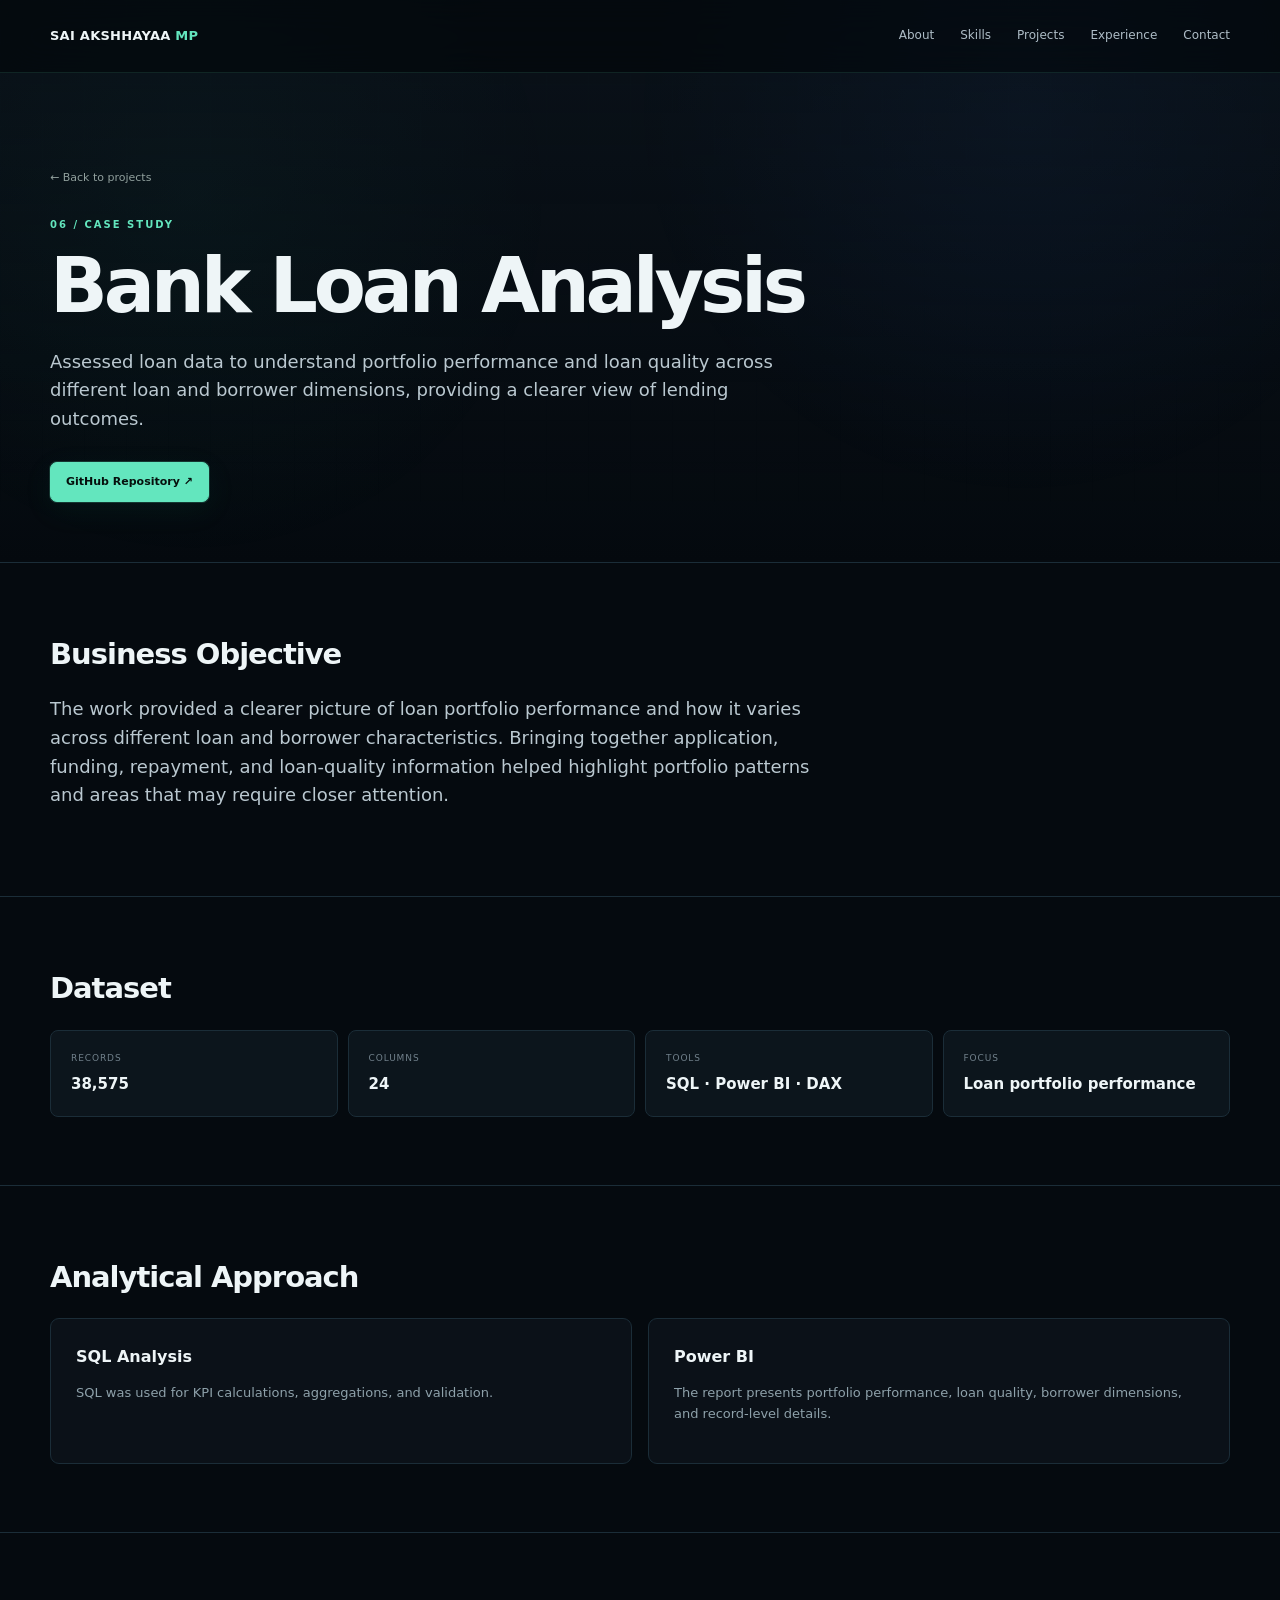
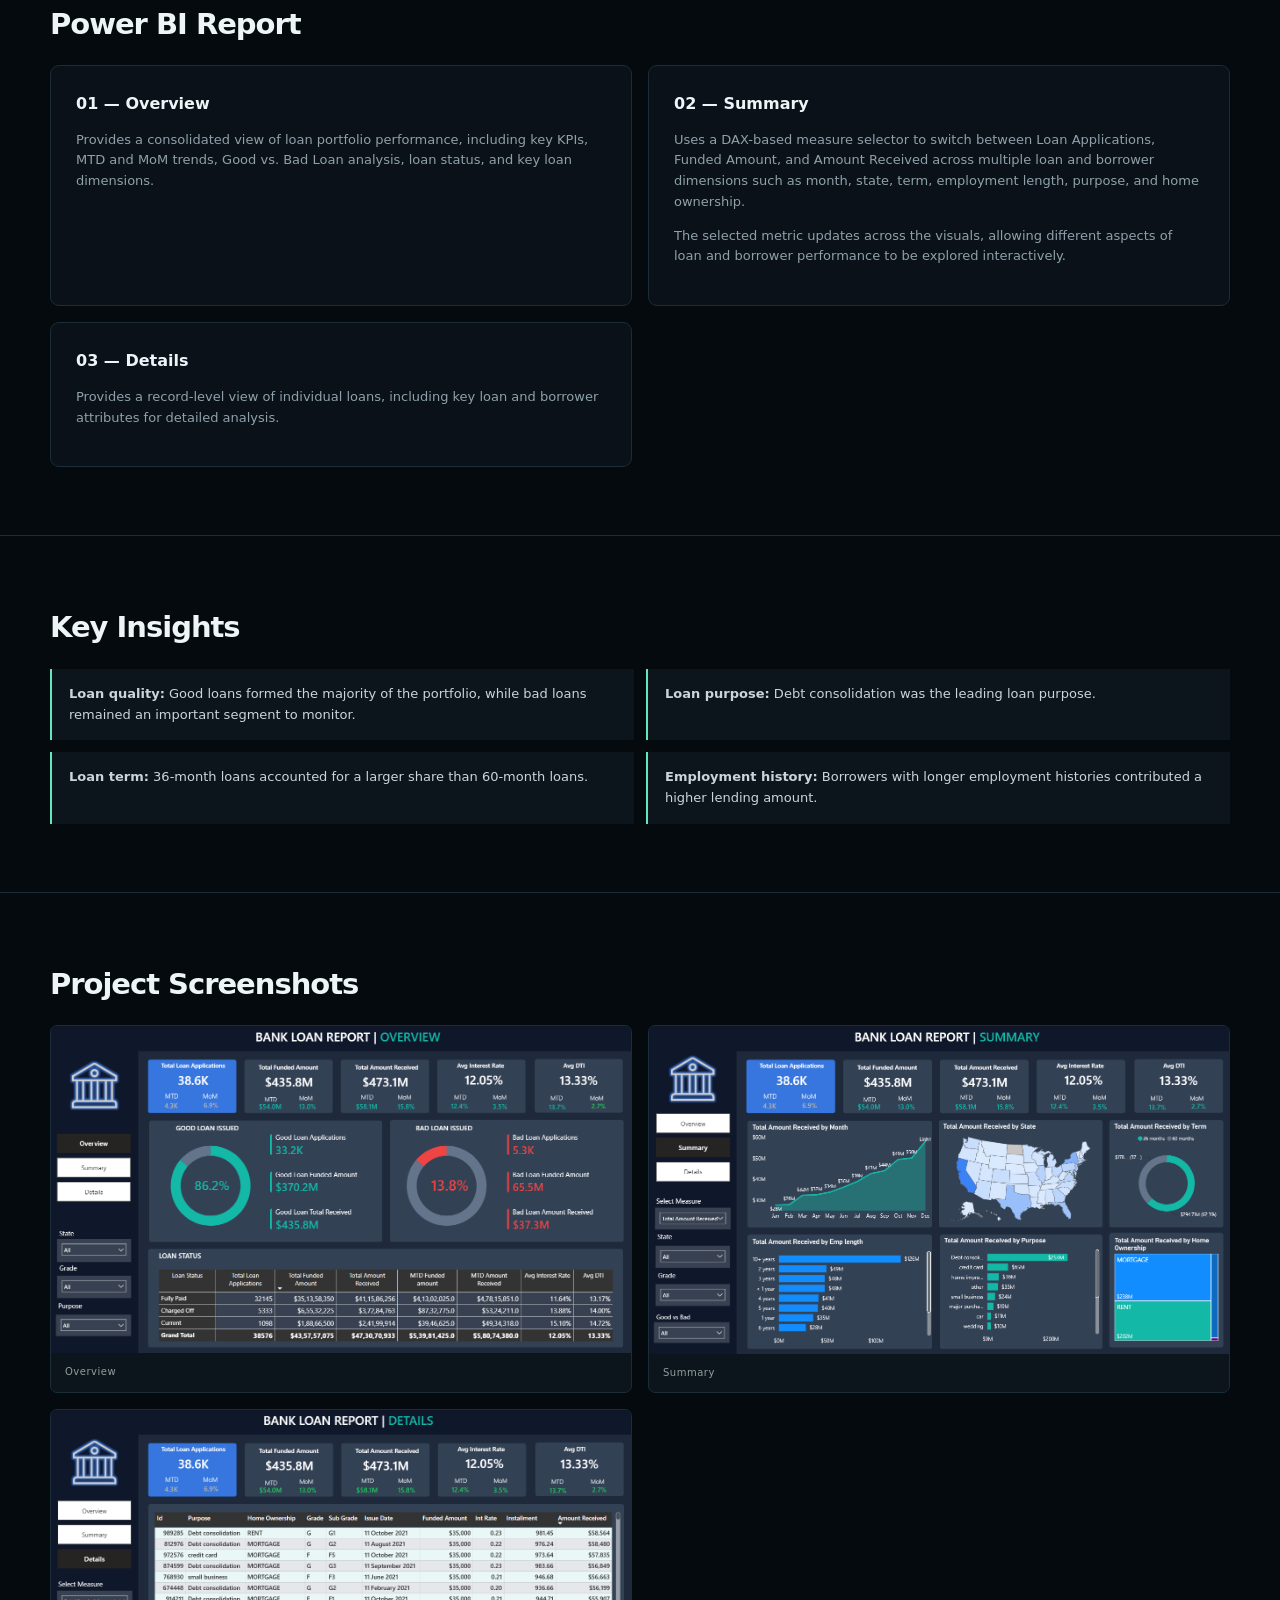
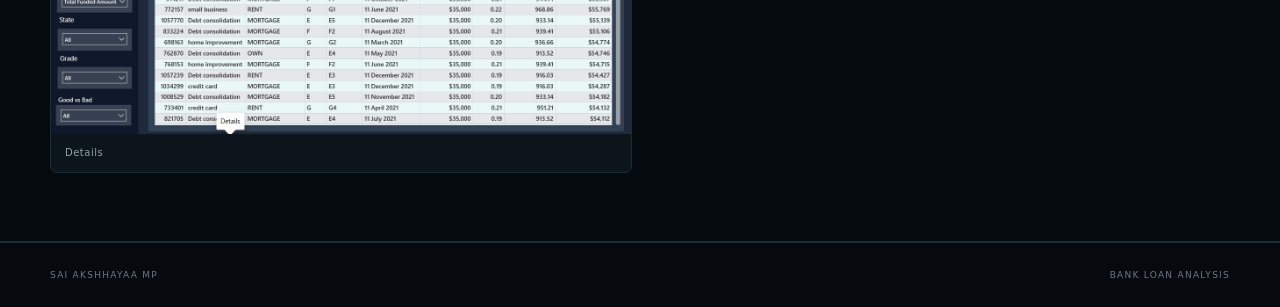
<file: projects/bank-loan.html>
<!doctype html><html lang="en"><head><meta charset="utf-8"><meta name="viewport" content="width=device-width,initial-scale=1"><title>Bank Loan Analysis — Case Study</title><link rel="stylesheet" href="../styles.css"></head><body><header class="site-header"><div class="container nav-wrap"><a class="brand" href="../index.html">SAI AKSHHAYAA <span>MP</span></a><button class="menu">☰</button><nav><a href="../index.html#about">About</a><a href="../index.html#skills">Skills</a><a href="../index.html#projects">Projects</a><a href="../index.html#experience">Experience</a><a href="../index.html#contact">Contact</a></nav></div></header><main><section class="case-hero"><div class="container"><a class="back" href="../index.html#projects">← Back to projects</a><p class="eyebrow" style="margin-top:28px">06 / CASE STUDY</p><h1>Bank Loan Analysis</h1><p class="case-lead">Assessed loan data to understand portfolio performance and loan quality across different loan and borrower dimensions, providing a clearer view of lending outcomes.</p><div class="case-actions"><a class="btn primary" target="_blank" rel="noopener" href="https://github.com/saiakshhayaa/Bank-Loan-Analysis">GitHub Repository ↗</a></div></div></section><section class="case-section"><div class="container"><h2>Business Objective</h2><p class="case-lead">The work provided a clearer picture of loan portfolio performance and how it varies across different loan and borrower characteristics. Bringing together application, funding, repayment, and loan-quality information helped highlight portfolio patterns and areas that may require closer attention.</p></div></section><section class="case-section"><div class="container"><h2>Dataset</h2><div class="facts"><div class="fact"><span>RECORDS</span><strong>38,575</strong></div><div class="fact"><span>COLUMNS</span><strong>24</strong></div><div class="fact"><span>TOOLS</span><strong>SQL · Power BI · DAX</strong></div><div class="fact"><span>FOCUS</span><strong>Loan portfolio performance</strong></div></div></div></section><section class="case-section"><div class="container"><h2>Analytical Approach</h2><div class="case-grid"><div class="case-card"><h3>SQL Analysis</h3><p>SQL was used for KPI calculations, aggregations, and validation.</p></div><div class="case-card"><h3>Power BI</h3><p>The report presents portfolio performance, loan quality, borrower dimensions, and record-level details.</p></div></div></div></section><section class="case-section"><div class="container"><h2>Power BI Report</h2><div class="case-grid"><div class="case-card"><h3>01 — Overview</h3><p>Provides a consolidated view of loan portfolio performance, including key KPIs, MTD and MoM trends, Good vs. Bad Loan analysis, loan status, and key loan dimensions.</p></div><div class="case-card"><h3>02 — Summary</h3><p>Uses a DAX-based measure selector to switch between Loan Applications, Funded Amount, and Amount Received across multiple loan and borrower dimensions such as month, state, term, employment length, purpose, and home ownership.</p><p>The selected metric updates across the visuals, allowing different aspects of loan and borrower performance to be explored interactively.</p></div><div class="case-card"><h3>03 — Details</h3><p>Provides a record-level view of individual loans, including key loan and borrower attributes for detailed analysis.</p></div></div></div></section><section class="case-section"><div class="container"><h2>Key Insights</h2><div class="findings"><div class="finding"><strong>Loan quality:</strong> Good loans formed the majority of the portfolio, while bad loans remained an important segment to monitor.</div><div class="finding"><strong>Loan purpose:</strong> Debt consolidation was the leading loan purpose.</div><div class="finding"><strong>Loan term:</strong> 36-month loans accounted for a larger share than 60-month loans.</div><div class="finding"><strong>Employment history:</strong> Borrowers with longer employment histories contributed a higher lending amount.</div></div></div></section><section class="case-section"><div class="container"><h2>Project Screenshots</h2><div class="gallery"><figure><img src="../assets/04-Bank Loan Analysis/overview_page.png" alt="Bank Loan Overview dashboard"><figcaption>Overview</figcaption></figure><figure><img src="../assets/04-Bank Loan Analysis/summary_page.png" alt="Bank Loan Summary dashboard"><figcaption>Summary</figcaption></figure><figure><img src="../assets/04-Bank Loan Analysis/details_page.png" alt="Bank Loan Details page"><figcaption>Details</figcaption></figure></div></div></section></main><footer><div class="container"><span>SAI AKSHHAYAA MP</span><span>BANK LOAN ANALYSIS</span></div></footer><script src="../script.js"></script></body></html>
</file>
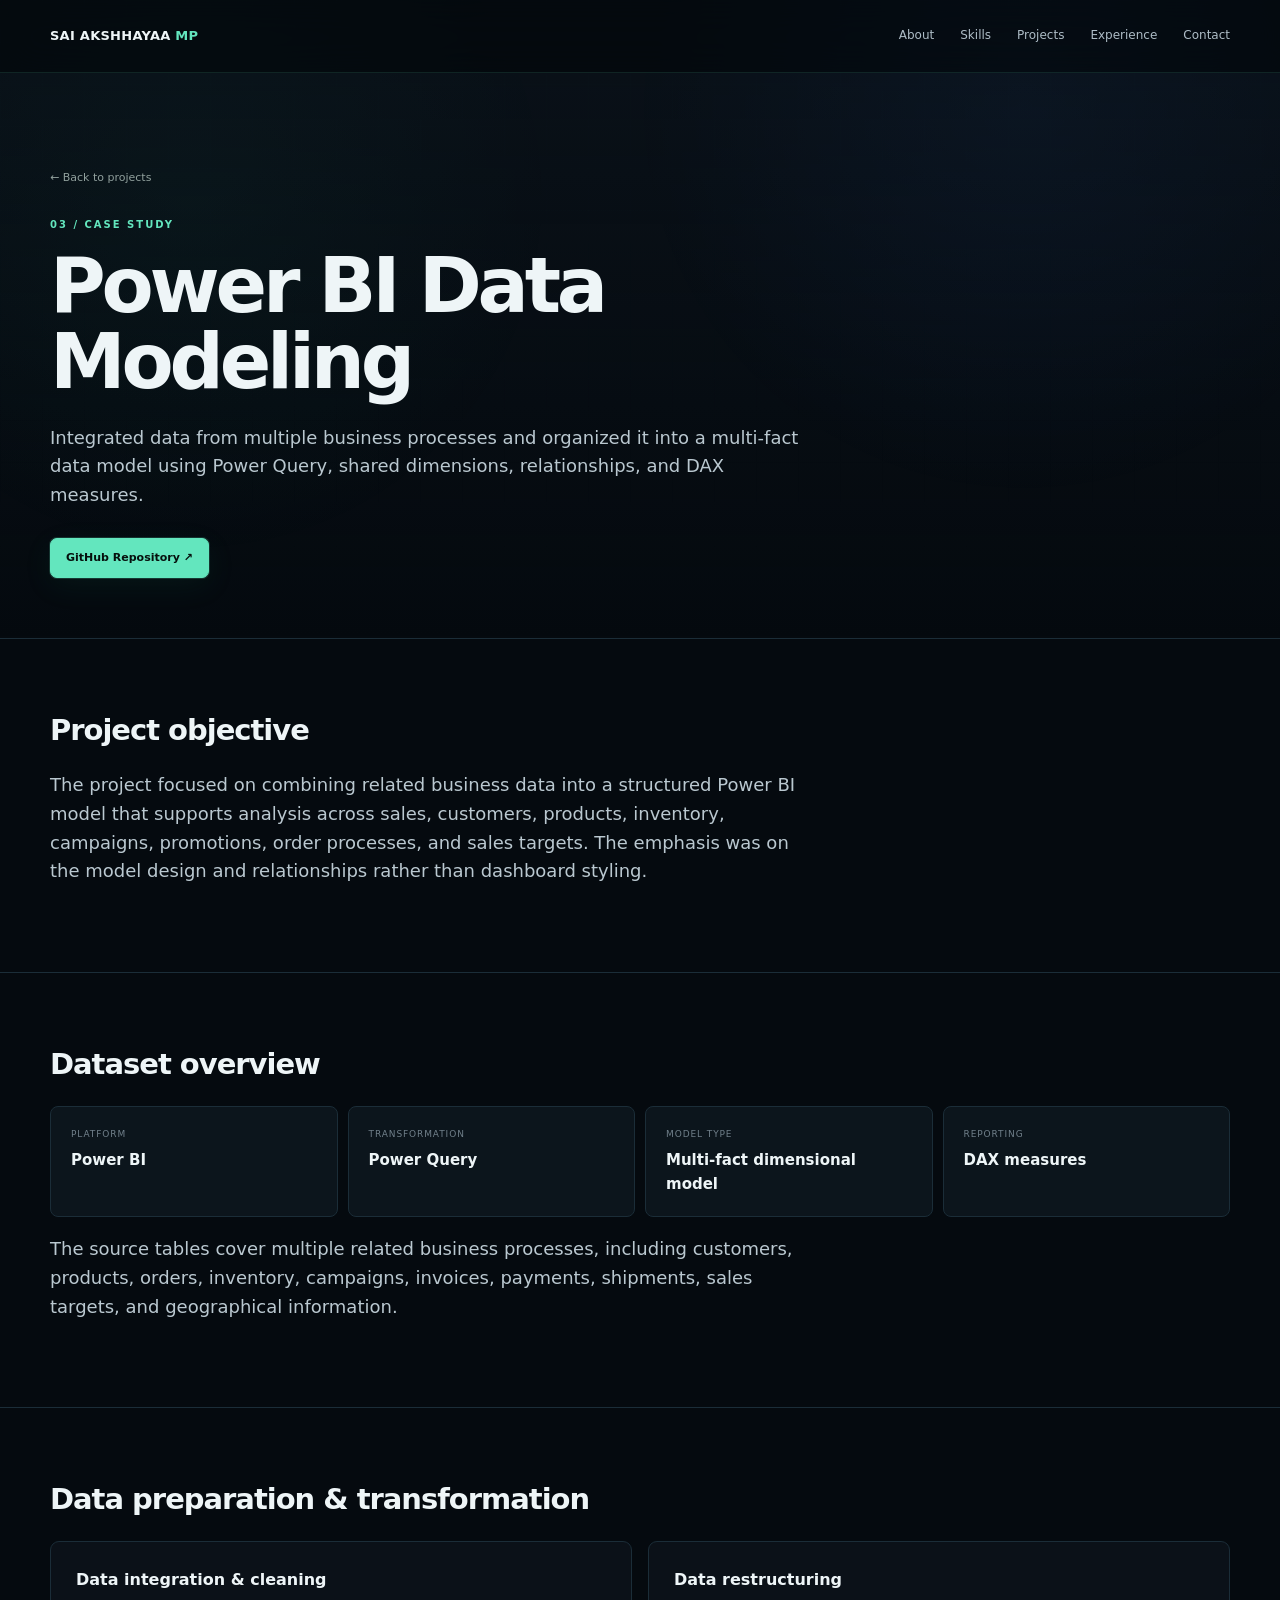
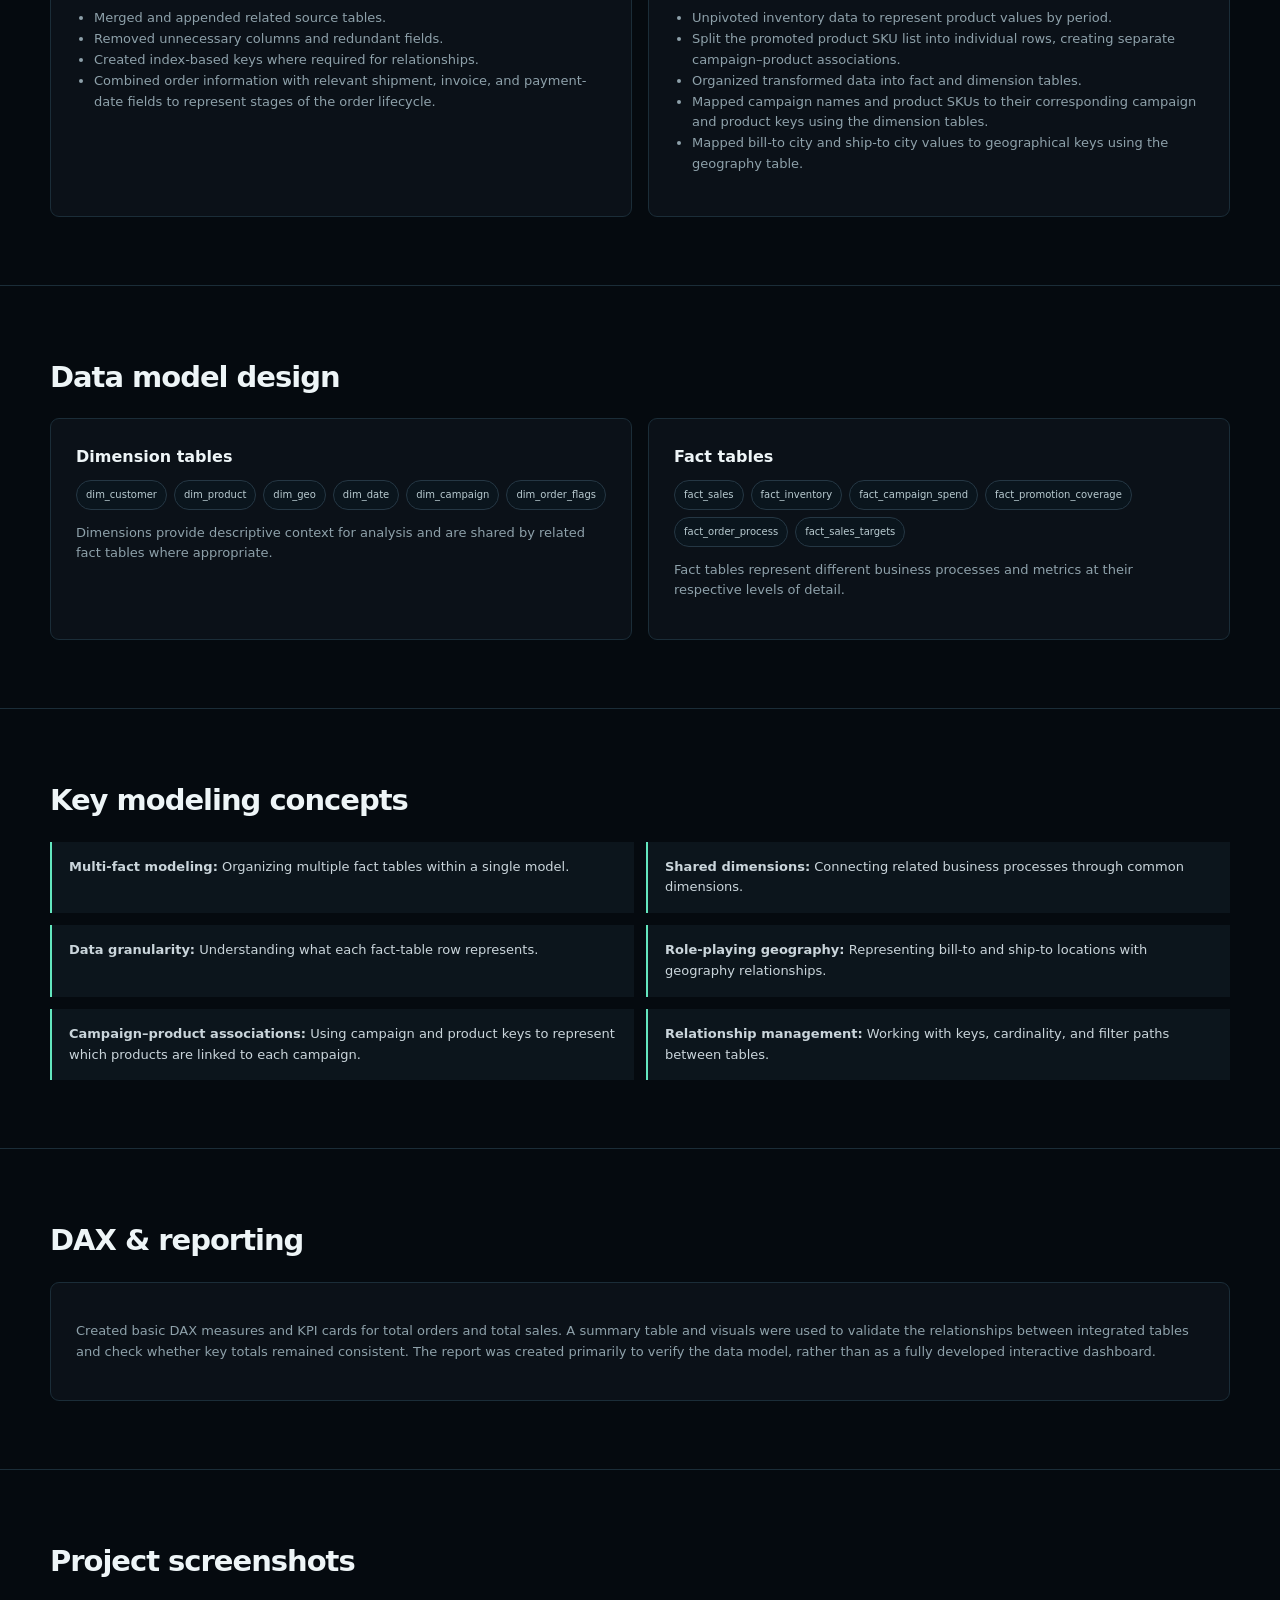
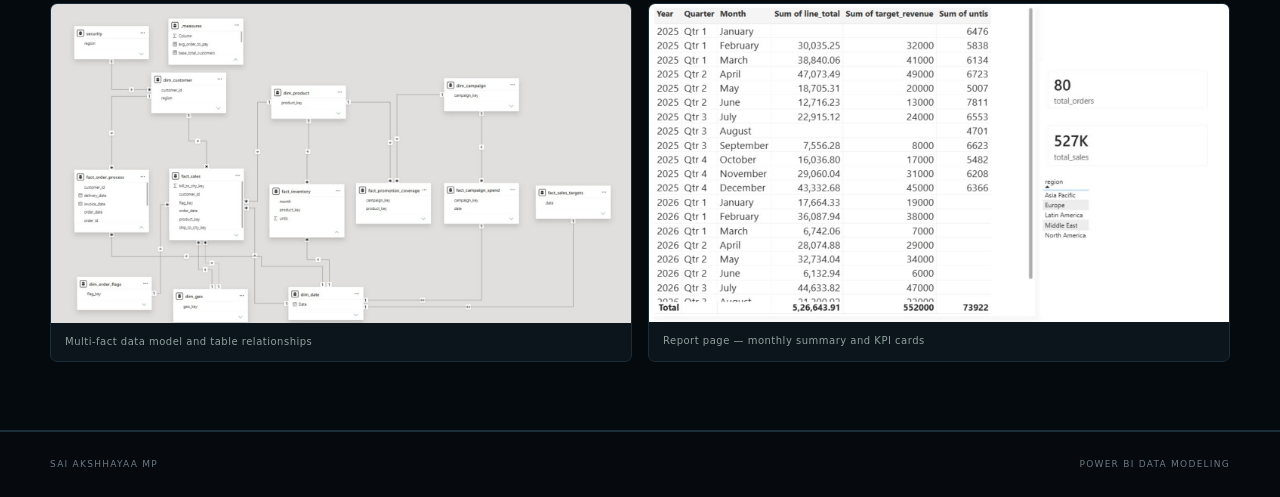
<file: projects/data-modeling.html>
<!doctype html><html lang="en"><head><meta charset="utf-8"><meta name="viewport" content="width=device-width,initial-scale=1"><meta name="description" content="Power BI Data Modeling case study covering Power Query, fact and dimension tables, shared dimensions, relationships, and DAX measures."><title>Power BI Data Modeling — Case Study</title><link rel="stylesheet" href="../styles.css"></head><body><header class="site-header"><div class="container nav-wrap"><a class="brand" href="../index.html">SAI AKSHHAYAA <span>MP</span></a><button class="menu" aria-label="Open navigation" aria-expanded="false">☰</button><nav><a href="../index.html#about">About</a><a href="../index.html#skills">Skills</a><a href="../index.html#projects">Projects</a><a href="../index.html#experience">Experience</a><a href="../index.html#contact">Contact</a></nav></div></header><main>
<section class="case-hero"><div class="container"><a class="back" href="../index.html#projects">← Back to projects</a><p class="eyebrow" style="margin-top:28px">03 / CASE STUDY</p><h1>Power BI Data Modeling</h1><p class="case-lead">Integrated data from multiple business processes and organized it into a multi-fact data model using Power Query, shared dimensions, relationships, and DAX measures.</p><div class="case-actions"><a class="btn primary" target="_blank" rel="noopener" href="https://github.com/saiakshhayaa/power-bi-dimensional-modeling">GitHub Repository ↗</a></div></div></section>
<section class="case-section"><div class="container"><h2>Project objective</h2><p class="case-lead">The project focused on combining related business data into a structured Power BI model that supports analysis across sales, customers, products, inventory, campaigns, promotions, order processes, and sales targets. The emphasis was on the model design and relationships rather than dashboard styling.</p></div></section>
<section class="case-section"><div class="container"><h2>Dataset overview</h2><div class="facts"><div class="fact"><span>PLATFORM</span><strong>Power BI</strong></div><div class="fact"><span>TRANSFORMATION</span><strong>Power Query</strong></div><div class="fact"><span>MODEL TYPE</span><strong>Multi-fact dimensional model</strong></div><div class="fact"><span>REPORTING</span><strong>DAX measures</strong></div></div><p class="case-lead">The source tables cover multiple related business processes, including customers, products, orders, inventory, campaigns, invoices, payments, shipments, sales targets, and geographical information.</p></div></section>
<section class="case-section"><div class="container"><h2>Data preparation &amp; transformation</h2><div class="case-grid"><div class="case-card"><h3>Data integration &amp; cleaning</h3><ul><li>Merged and appended related source tables.</li><li>Removed unnecessary columns and redundant fields.</li><li>Created index-based keys where required for relationships.</li><li>Combined order information with relevant shipment, invoice, and payment-date fields to represent stages of the order lifecycle.</li></ul></div><div class="case-card"><h3>Data restructuring</h3><ul><li>Unpivoted inventory data to represent product values by period.</li><li>Split the promoted product SKU list into individual rows, creating separate campaign–product associations.</li><li>Organized transformed data into fact and dimension tables.</li><li>Mapped campaign names and product SKUs to their corresponding campaign and product keys using the dimension tables.</li><li>Mapped bill-to city and ship-to city values to geographical keys using the geography table.</li></ul></div></div></div></section>
<section class="case-section"><div class="container"><h2>Data model design</h2><div class="case-grid"><div class="case-card"><h3>Dimension tables</h3><div class="chips"><span>dim_customer</span><span>dim_product</span><span>dim_geo</span><span>dim_date</span><span>dim_campaign</span><span>dim_order_flags</span></div><p>Dimensions provide descriptive context for analysis and are shared by related fact tables where appropriate.</p></div><div class="case-card"><h3>Fact tables</h3><div class="chips"><span>fact_sales</span><span>fact_inventory</span><span>fact_campaign_spend</span><span>fact_promotion_coverage</span><span>fact_order_process</span><span>fact_sales_targets</span></div><p>Fact tables represent different business processes and metrics at their respective levels of detail.</p></div></div></div></section>
<section class="case-section"><div class="container"><h2>Key modeling concepts</h2><div class="findings"><div class="finding"><strong>Multi-fact modeling:</strong> Organizing multiple fact tables within a single model.</div><div class="finding"><strong>Shared dimensions:</strong> Connecting related business processes through common dimensions.</div><div class="finding"><strong>Data granularity:</strong> Understanding what each fact-table row represents.</div><div class="finding"><strong>Role-playing geography:</strong> Representing bill-to and ship-to locations with geography relationships.</div><div class="finding"><strong>Campaign–product associations:</strong> Using campaign and product keys to represent which products are linked to each campaign.</div><div class="finding"><strong>Relationship management:</strong> Working with keys, cardinality, and filter paths between tables.</div></div></div></section>
<section class="case-section"><div class="container"><h2>DAX &amp; reporting</h2><div class="case-card"><p>Created basic DAX measures and KPI cards for total orders and total sales. A summary table and visuals were used to validate the relationships between integrated tables and check whether key totals remained consistent. The report was created primarily to verify the data model, rather than as a fully developed interactive dashboard.</p></div></div></section>
<section class="case-section"><div class="container"><h2>Project screenshots</h2><div class="gallery"><figure><img src="../assets/03-Power BI Dimensional Modeling/data-model.jpg" alt="Power BI model view showing fact and dimension tables and their relationships"><figcaption>Multi-fact data model and table relationships</figcaption></figure><figure><img src="../assets/03-Power BI Dimensional Modeling/report-page.jpg" alt="Power BI report page with total orders and total sales KPI cards and a summary table"><figcaption>Report page — monthly summary and KPI cards</figcaption></figure></div></div></section>
</main><footer><div class="container"><span>SAI AKSHHAYAA MP</span><span>POWER BI DATA MODELING</span></div></footer><script src="../script.js"></script></body></html>
</file>
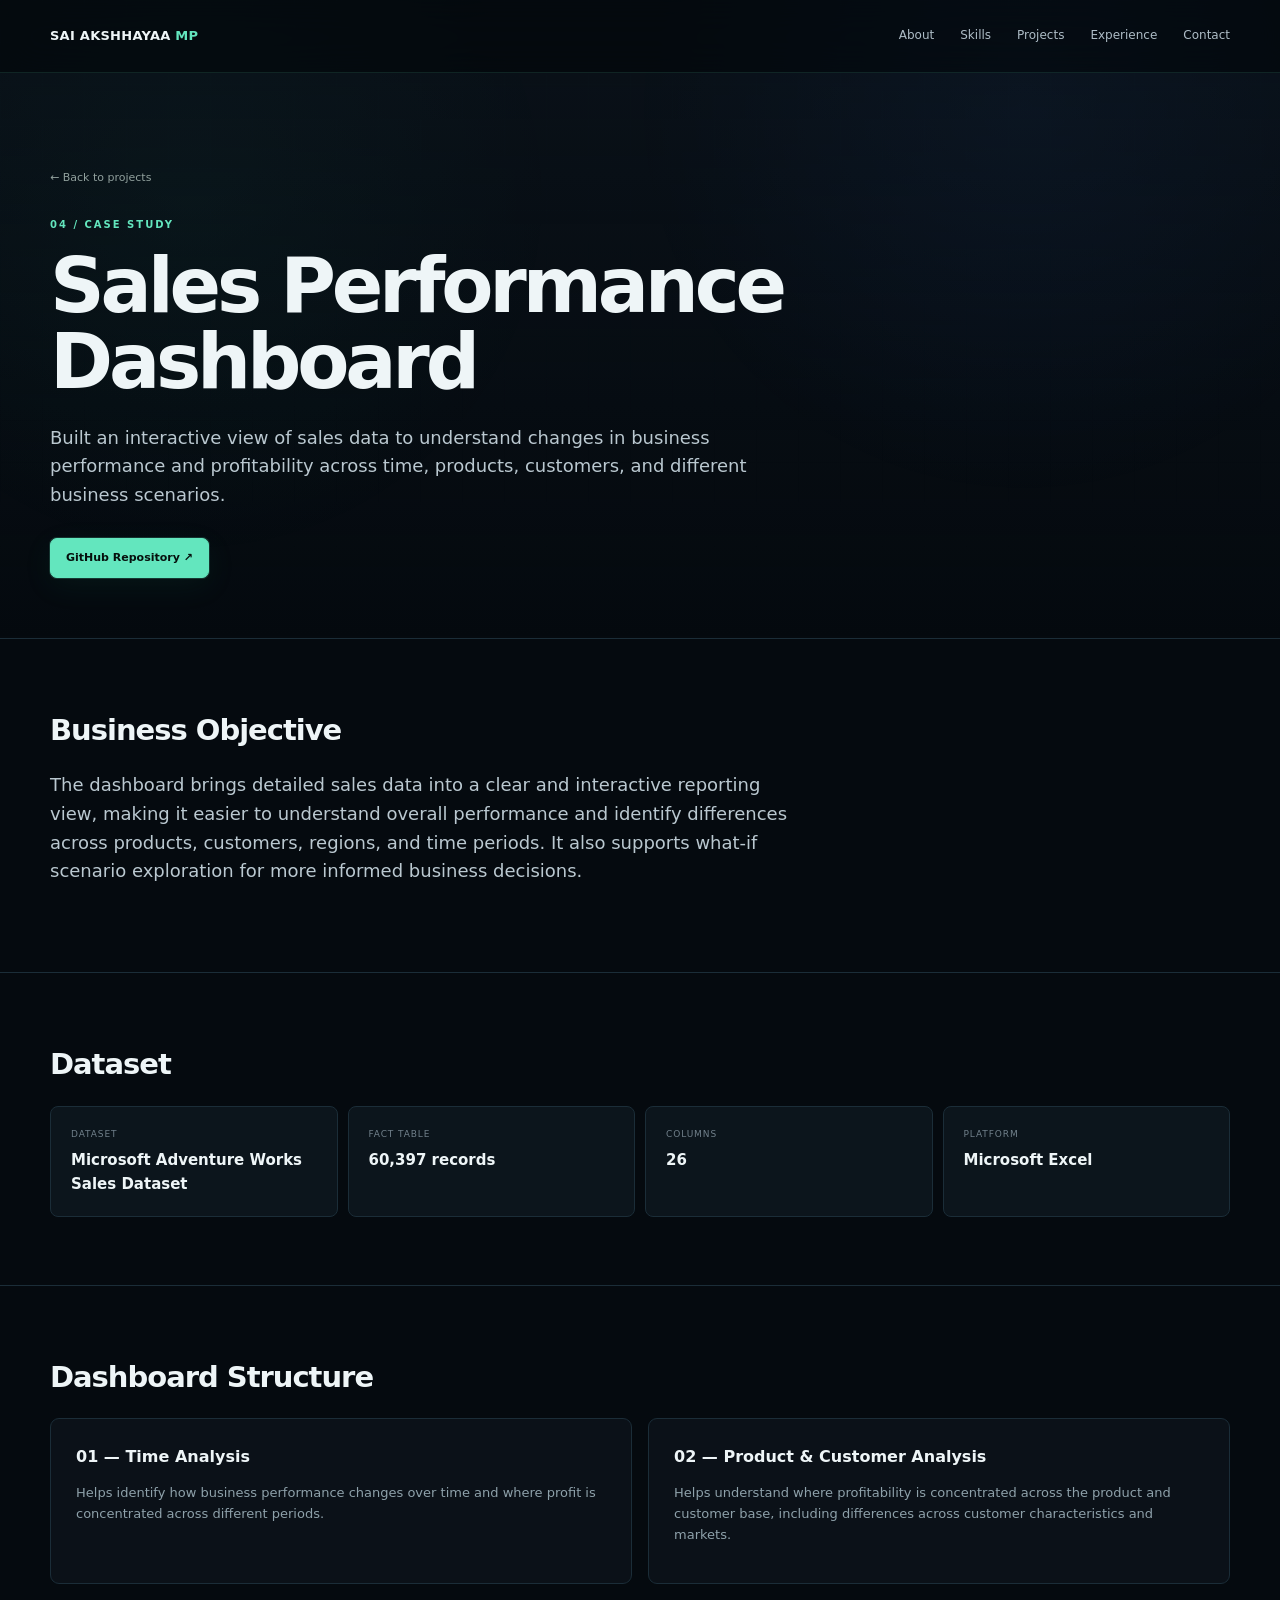
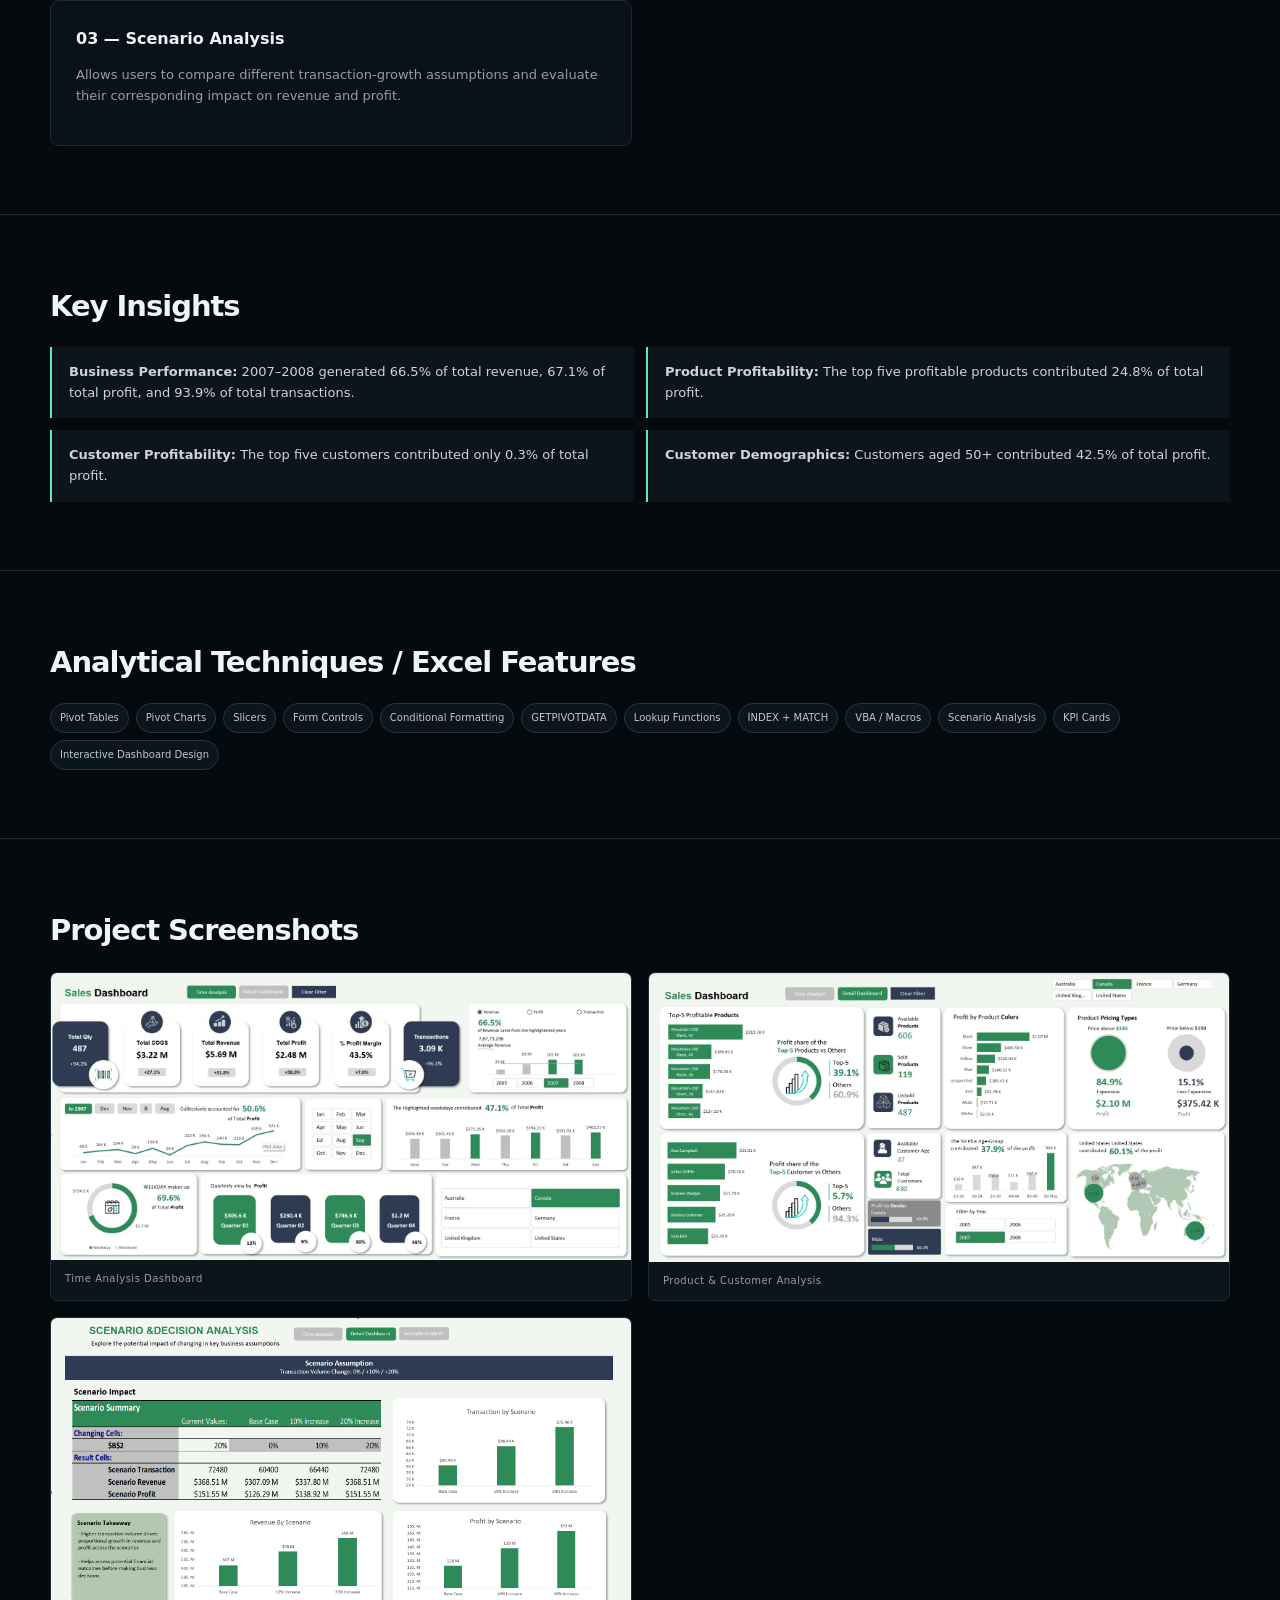
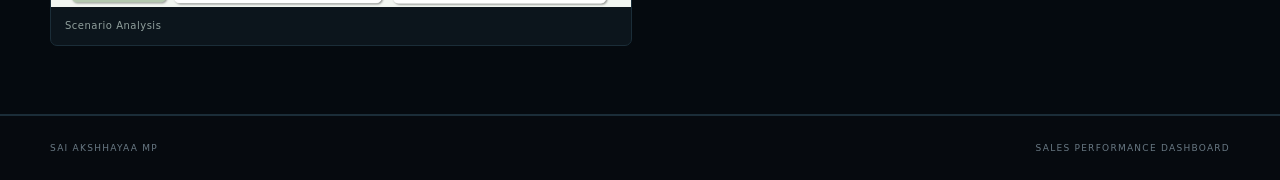
<file: projects/excel-sales.html>
<!doctype html><html lang="en"><head><meta charset="utf-8"><meta name="viewport" content="width=device-width,initial-scale=1"><title>Sales Performance Dashboard — Case Study</title><link rel="stylesheet" href="../styles.css"></head><body><header class="site-header"><div class="container nav-wrap"><a class="brand" href="../index.html">SAI AKSHHAYAA <span>MP</span></a><button class="menu">☰</button><nav><a href="../index.html#about">About</a><a href="../index.html#skills">Skills</a><a href="../index.html#projects">Projects</a><a href="../index.html#experience">Experience</a><a href="../index.html#contact">Contact</a></nav></div></header><main><section class="case-hero"><div class="container"><a class="back" href="../index.html#projects">← Back to projects</a><p class="eyebrow" style="margin-top:28px">04 / CASE STUDY</p><h1>Sales Performance Dashboard</h1><p class="case-lead">Built an interactive view of sales data to understand changes in business performance and profitability across time, products, customers, and different business scenarios.</p><div class="case-actions"><a class="btn primary" target="_blank" rel="noopener" href="https://github.com/saiakshhayaa/Excel-Sales-Dashboard">GitHub Repository ↗</a></div></div></section><section class="case-section"><div class="container"><h2>Business Objective</h2><p class="case-lead">The dashboard brings detailed sales data into a clear and interactive reporting view, making it easier to understand overall performance and identify differences across products, customers, regions, and time periods. It also supports what-if scenario exploration for more informed business decisions.</p></div></section><section class="case-section"><div class="container"><h2>Dataset</h2><div class="facts"><div class="fact"><span>DATASET</span><strong>Microsoft Adventure Works Sales Dataset</strong></div><div class="fact"><span>FACT TABLE</span><strong>60,397 records</strong></div><div class="fact"><span>COLUMNS</span><strong>26</strong></div><div class="fact"><span>PLATFORM</span><strong>Microsoft Excel</strong></div></div></div></section><section class="case-section"><div class="container"><h2>Dashboard Structure</h2><div class="case-grid"><div class="case-card"><h3>01 — Time Analysis</h3><p>Helps identify how business performance changes over time and where profit is concentrated across different periods.</p></div><div class="case-card"><h3>02 — Product & Customer Analysis</h3><p>Helps understand where profitability is concentrated across the product and customer base, including differences across customer characteristics and markets.</p></div><div class="case-card"><h3>03 — Scenario Analysis</h3><p>Allows users to compare different transaction-growth assumptions and evaluate their corresponding impact on revenue and profit.</p></div></div></div></section><section class="case-section"><div class="container"><h2>Key Insights</h2><div class="findings"><div class="finding"><strong>Business Performance:</strong> 2007–2008 generated 66.5% of total revenue, 67.1% of total profit, and 93.9% of total transactions.</div><div class="finding"><strong>Product Profitability:</strong> The top five profitable products contributed 24.8% of total profit.</div><div class="finding"><strong>Customer Profitability:</strong> The top five customers contributed only 0.3% of total profit.</div><div class="finding"><strong>Customer Demographics:</strong> Customers aged 50+ contributed 42.5% of total profit.</div></div></div></section><section class="case-section"><div class="container"><h2>Analytical Techniques / Excel Features</h2><div class="chips"><span>Pivot Tables</span><span>Pivot Charts</span><span>Slicers</span><span>Form Controls</span><span>Conditional Formatting</span><span>GETPIVOTDATA</span><span>Lookup Functions</span><span>INDEX + MATCH</span><span>VBA / Macros</span><span>Scenario Analysis</span><span>KPI Cards</span><span>Interactive Dashboard Design</span></div></div></section><section class="case-section"><div class="container"><h2>Project Screenshots</h2><div class="gallery"><figure><img src="../assets/03-Excel Sales Dashboard/time-analysis-dashboard.jpg" alt="Excel time analysis dashboard"><figcaption>Time Analysis Dashboard</figcaption></figure><figure><img src="../assets/03-Excel Sales Dashboard/product-customer-dashboard.jpg" alt="Excel product and customer dashboard"><figcaption>Product & Customer Analysis</figcaption></figure><figure><img src="../assets/03-Excel Sales Dashboard/scenario_analysis.png" alt="Excel scenario analysis"><figcaption>Scenario Analysis</figcaption></figure></div></div></section></main><footer><div class="container"><span>SAI AKSHHAYAA MP</span><span>SALES PERFORMANCE DASHBOARD</span></div></footer><script src="../script.js"></script></body></html>
</file>
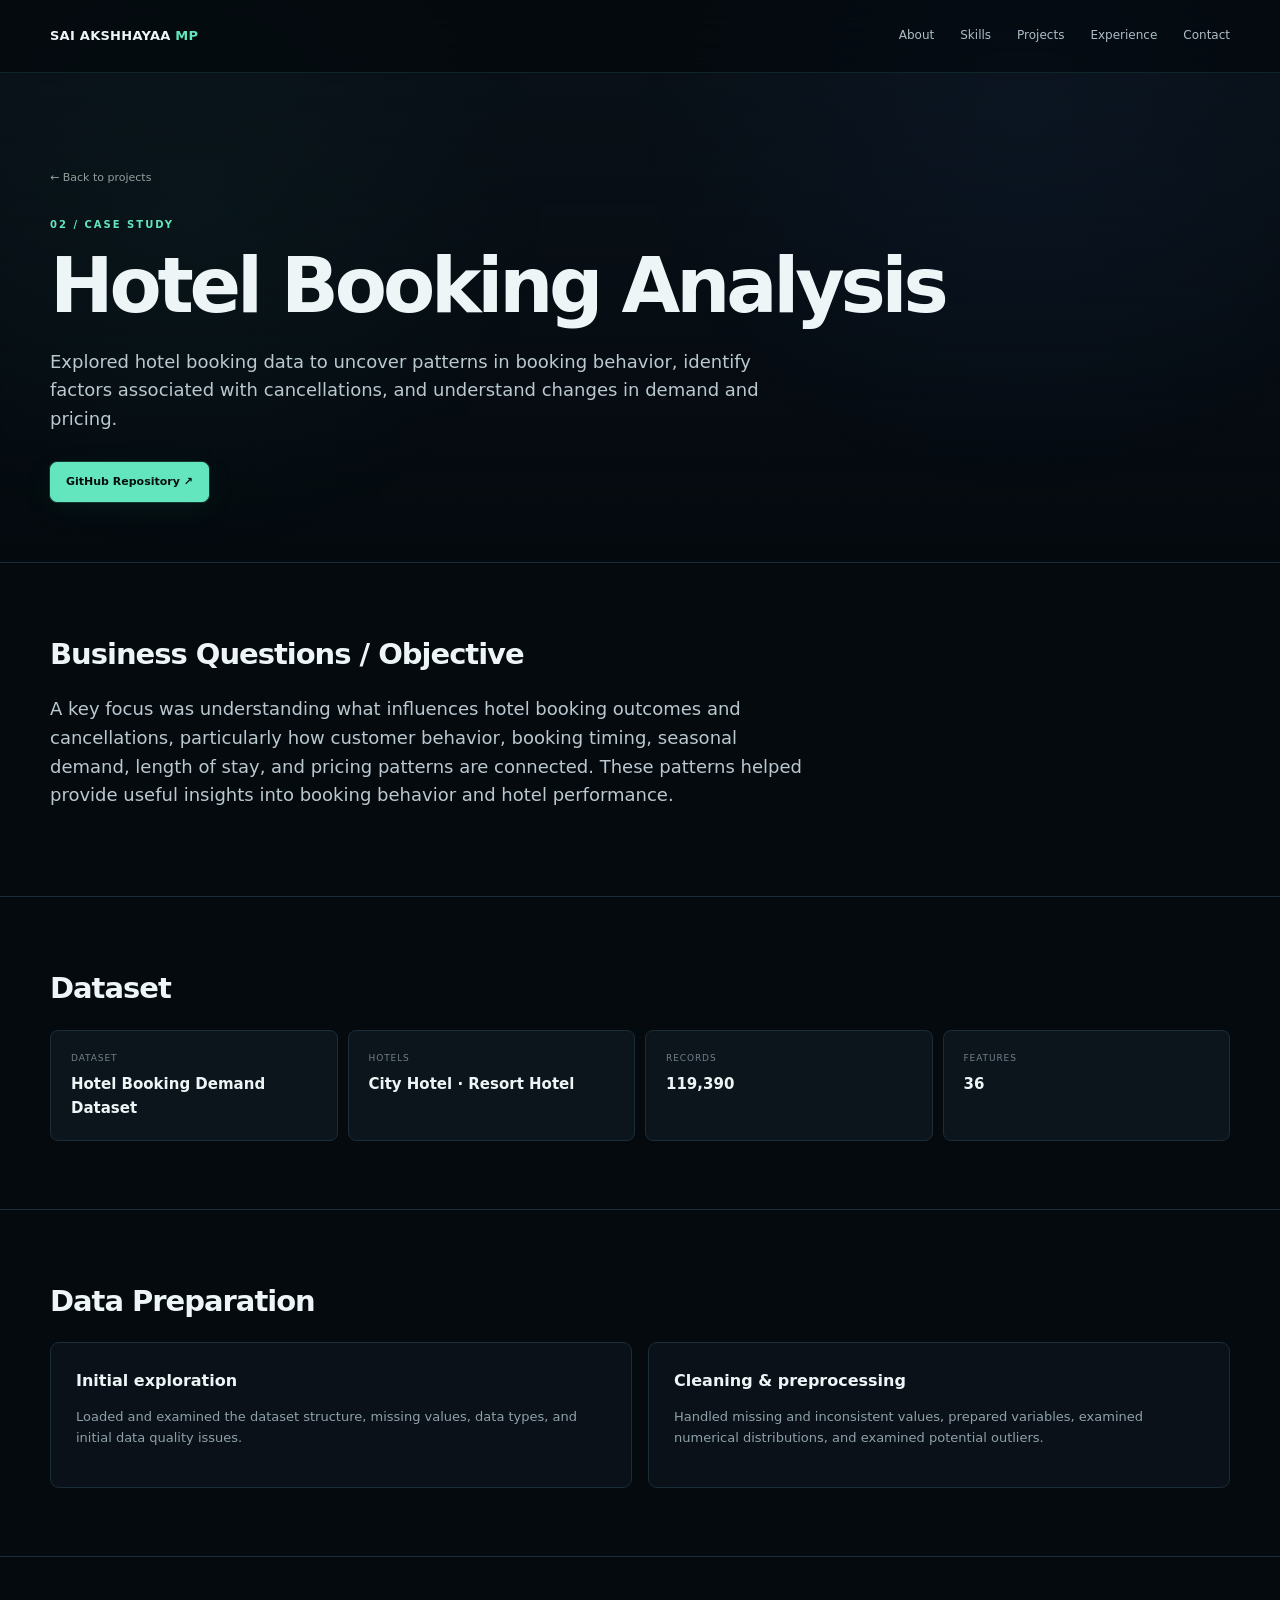
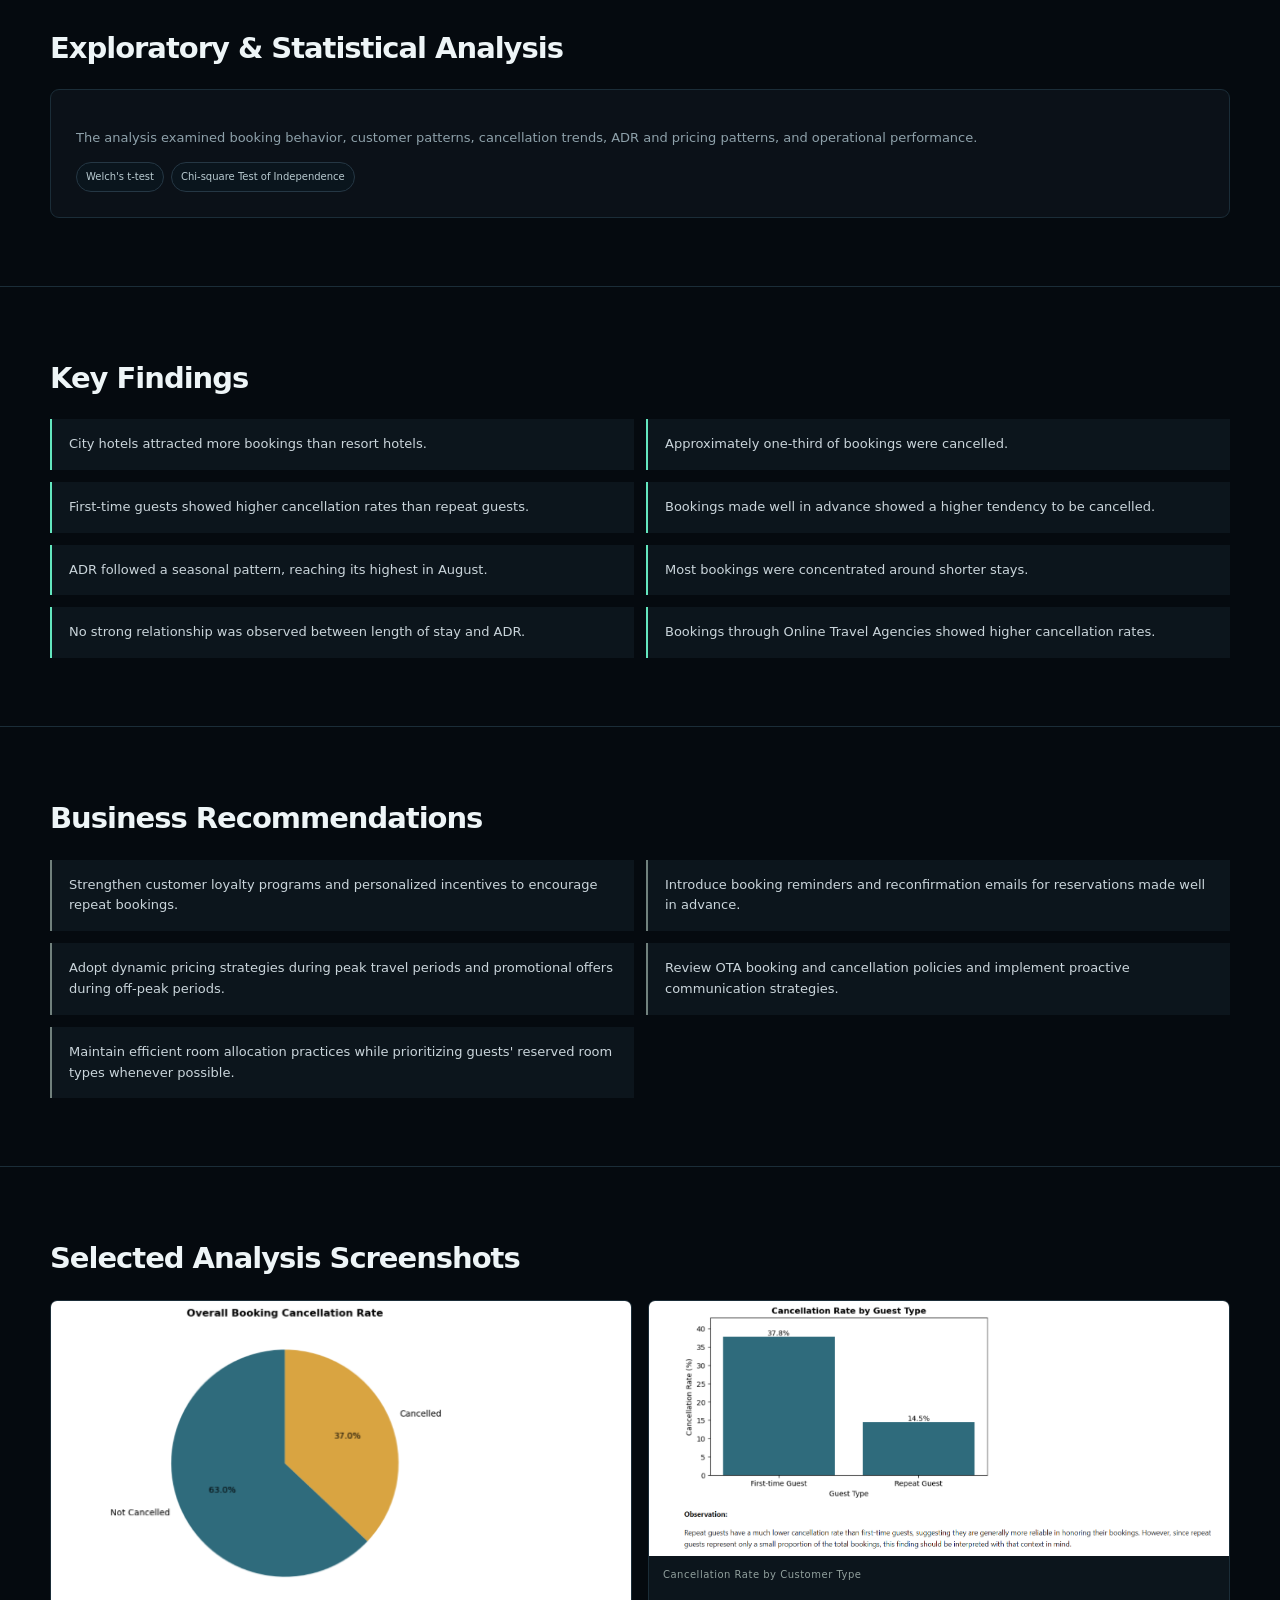
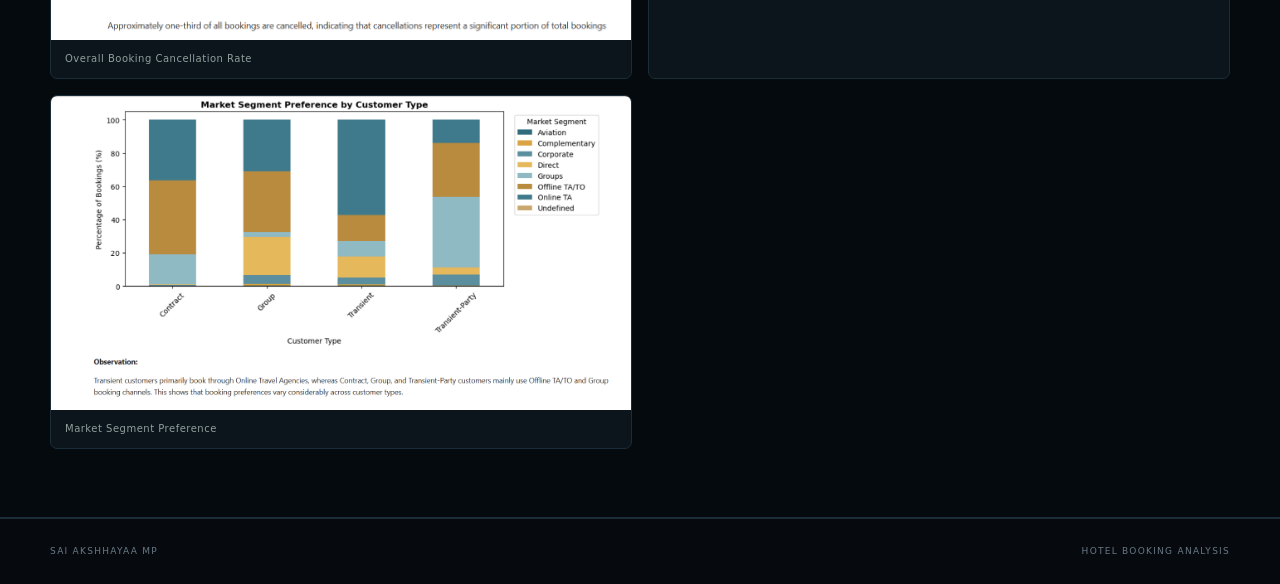
<file: projects/hotel-booking.html>
<!doctype html><html lang="en"><head><meta charset="utf-8"><meta name="viewport" content="width=device-width,initial-scale=1"><title>Hotel Booking Analysis — Case Study</title><link rel="stylesheet" href="../styles.css"></head><body><header class="site-header"><div class="container nav-wrap"><a class="brand" href="../index.html">SAI AKSHHAYAA <span>MP</span></a><button class="menu">☰</button><nav><a href="../index.html#about">About</a><a href="../index.html#skills">Skills</a><a href="../index.html#projects">Projects</a><a href="../index.html#experience">Experience</a><a href="../index.html#contact">Contact</a></nav></div></header><main><section class="case-hero"><div class="container"><a class="back" href="../index.html#projects">← Back to projects</a><p class="eyebrow" style="margin-top:28px">02 / CASE STUDY</p><h1>Hotel Booking Analysis</h1><p class="case-lead">Explored hotel booking data to uncover patterns in booking behavior, identify factors associated with cancellations, and understand changes in demand and pricing.</p><div class="case-actions"><a class="btn primary" target="_blank" rel="noopener" href="https://github.com/saiakshhayaa/Hotel-Booking-Analysis">GitHub Repository ↗</a></div></div></section><section class="case-section"><div class="container"><h2>Business Questions / Objective</h2><p class="case-lead">A key focus was understanding what influences hotel booking outcomes and cancellations, particularly how customer behavior, booking timing, seasonal demand, length of stay, and pricing patterns are connected. These patterns helped provide useful insights into booking behavior and hotel performance.</p></div></section><section class="case-section"><div class="container"><h2>Dataset</h2><div class="facts"><div class="fact"><span>DATASET</span><strong>Hotel Booking Demand Dataset</strong></div><div class="fact"><span>HOTELS</span><strong>City Hotel · Resort Hotel</strong></div><div class="fact"><span>RECORDS</span><strong>119,390</strong></div><div class="fact"><span>FEATURES</span><strong>36</strong></div></div></div></section><section class="case-section"><div class="container"><h2>Data Preparation</h2><div class="case-grid"><div class="case-card"><h3>Initial exploration</h3><p>Loaded and examined the dataset structure, missing values, data types, and initial data quality issues.</p></div><div class="case-card"><h3>Cleaning & preprocessing</h3><p>Handled missing and inconsistent values, prepared variables, examined numerical distributions, and examined potential outliers.</p></div></div></div></section><section class="case-section"><div class="container"><h2>Exploratory & Statistical Analysis</h2><div class="case-card"><p>The analysis examined booking behavior, customer patterns, cancellation trends, ADR and pricing patterns, and operational performance.</p><div class="chips"><span>Welch's t-test</span><span>Chi-square Test of Independence</span></div></div></div></section><section class="case-section"><div class="container"><h2>Key Findings</h2><div class="findings"><div class="finding">City hotels attracted more bookings than resort hotels.</div><div class="finding">Approximately one-third of bookings were cancelled.</div><div class="finding">First-time guests showed higher cancellation rates than repeat guests.</div><div class="finding">Bookings made well in advance showed a higher tendency to be cancelled.</div><div class="finding">ADR followed a seasonal pattern, reaching its highest in August.</div><div class="finding">Most bookings were concentrated around shorter stays.</div><div class="finding">No strong relationship was observed between length of stay and ADR.</div><div class="finding">Bookings through Online Travel Agencies showed higher cancellation rates.</div></div></div></section><section class="case-section recommendations"><div class="container"><h2>Business Recommendations</h2><div class="findings"><div class="finding">Strengthen customer loyalty programs and personalized incentives to encourage repeat bookings.</div><div class="finding">Introduce booking reminders and reconfirmation emails for reservations made well in advance.</div><div class="finding">Adopt dynamic pricing strategies during peak travel periods and promotional offers during off-peak periods.</div><div class="finding">Review OTA booking and cancellation policies and implement proactive communication strategies.</div><div class="finding">Maintain efficient room allocation practices while prioritizing guests' reserved room types whenever possible.</div></div></div></section><section class="case-section"><div class="container"><h2>Selected Analysis Screenshots</h2><div class="gallery"><figure><img src="../assets/02-Hotel Booking Analysis/overall_booking_cancellation_rate.png" alt="Overall hotel booking cancellation rate"><figcaption>Overall Booking Cancellation Rate</figcaption></figure><figure><img src="../assets/02-Hotel Booking Analysis/cancellation_rate_by_customer_type.png" alt="Cancellation rate by customer type"><figcaption>Cancellation Rate by Customer Type</figcaption></figure><figure><img src="../assets/02-Hotel Booking Analysis/market_seg_pref.png" alt="Hotel market segment preference"><figcaption>Market Segment Preference</figcaption></figure></div></div></section></main><footer><div class="container"><span>SAI AKSHHAYAA MP</span><span>HOTEL BOOKING ANALYSIS</span></div></footer><script src="../script.js"></script></body></html>
</file>
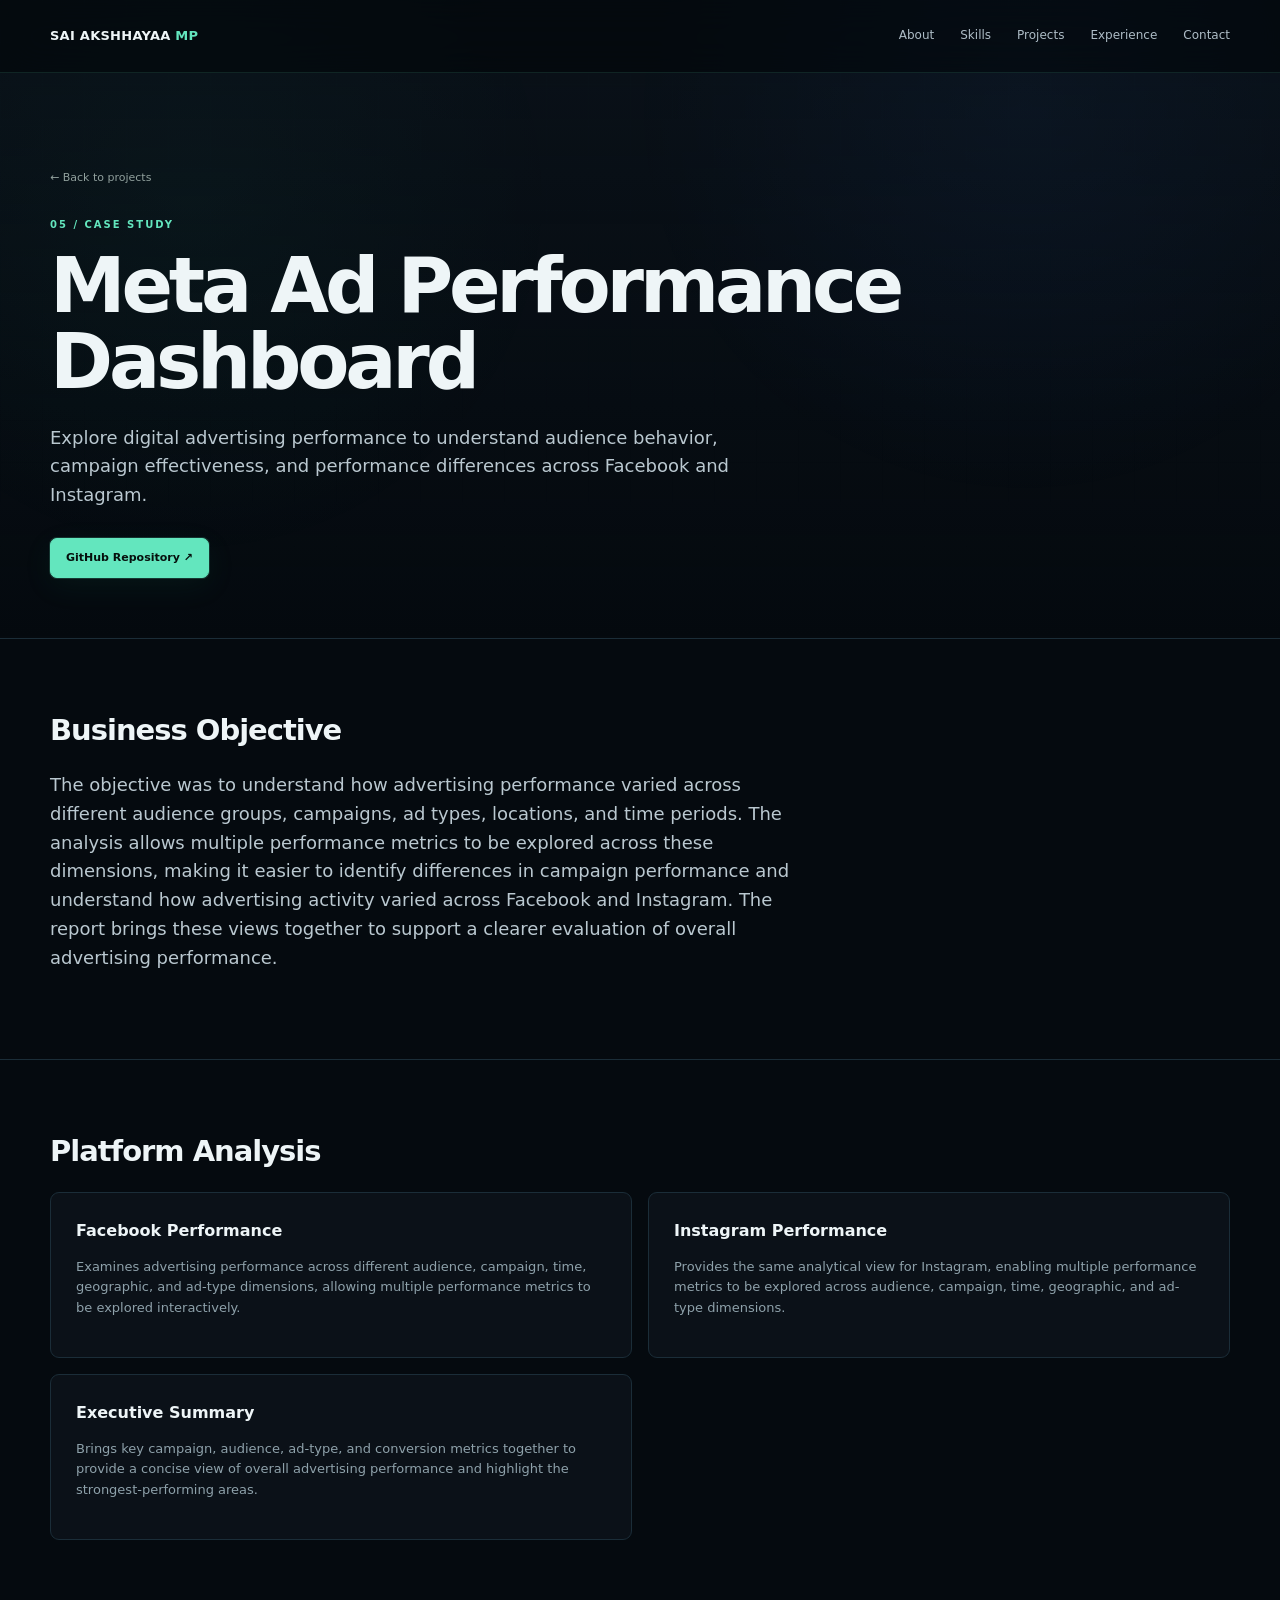
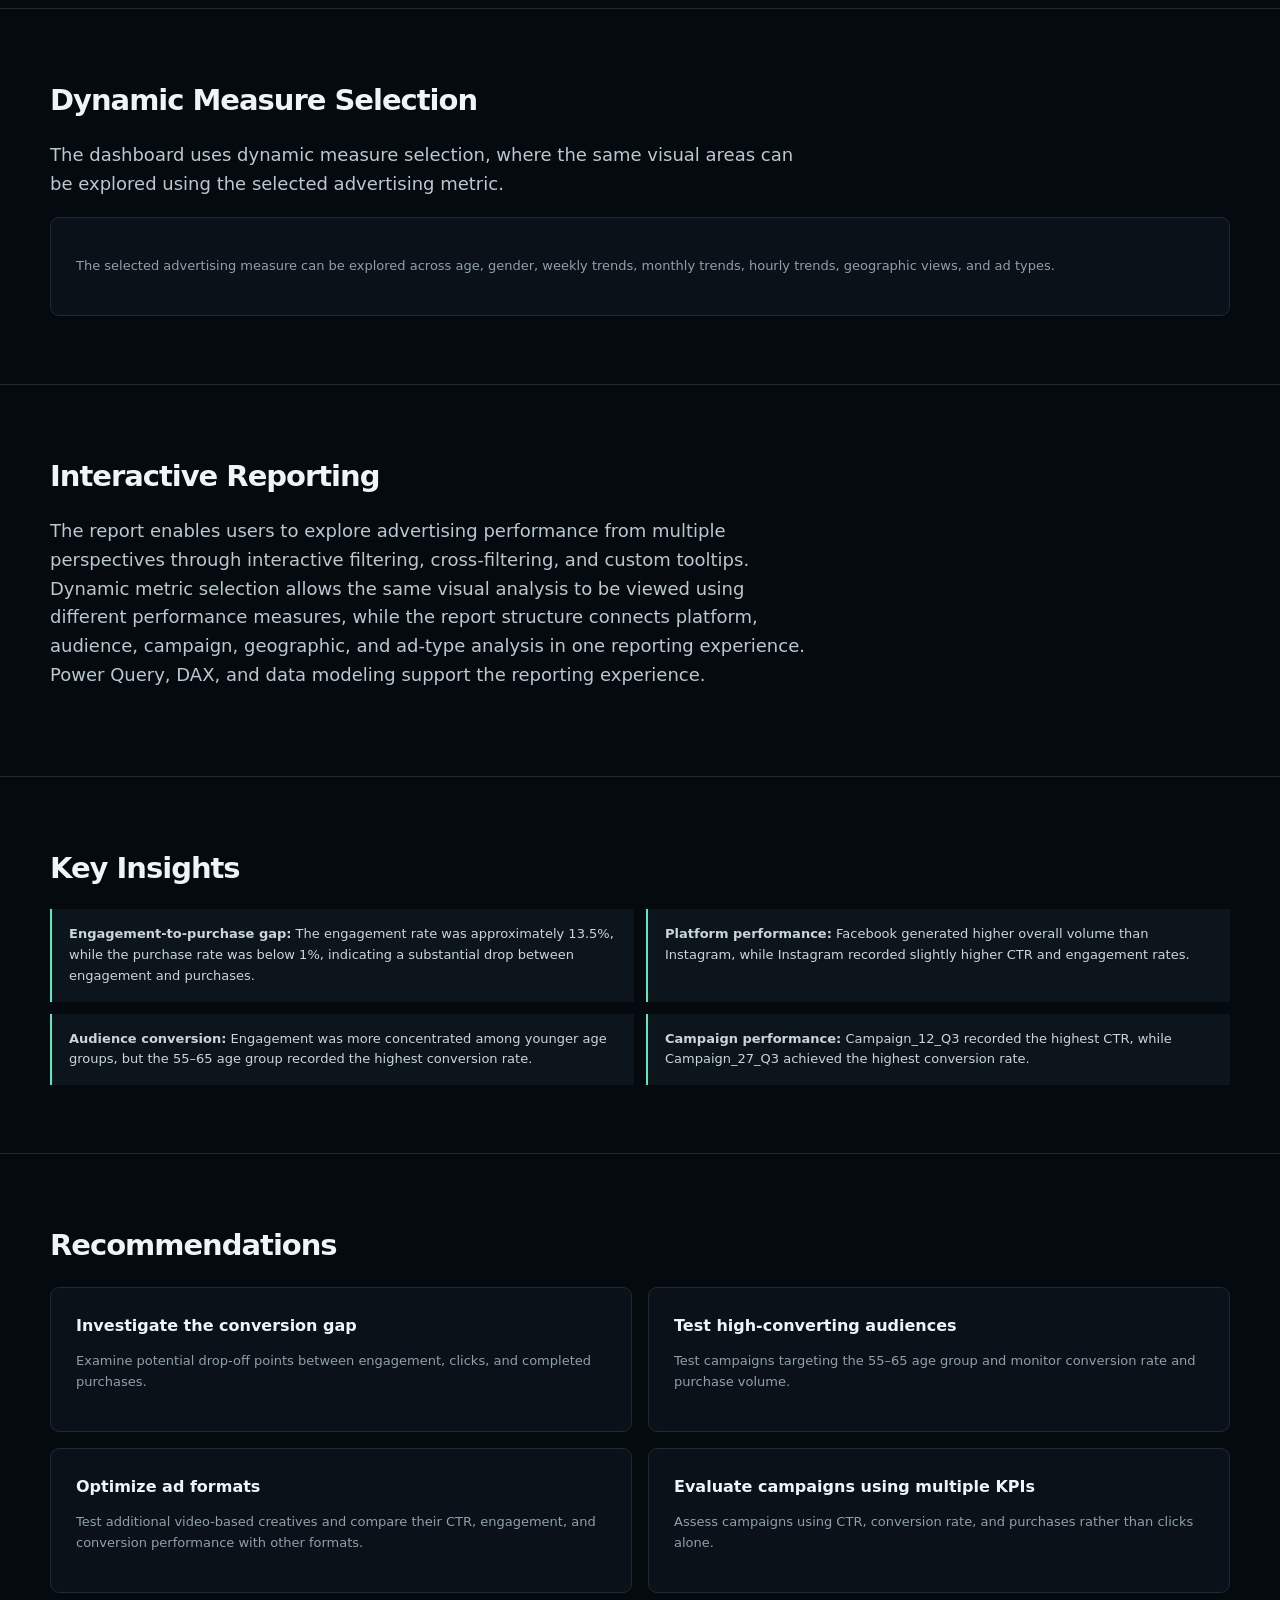
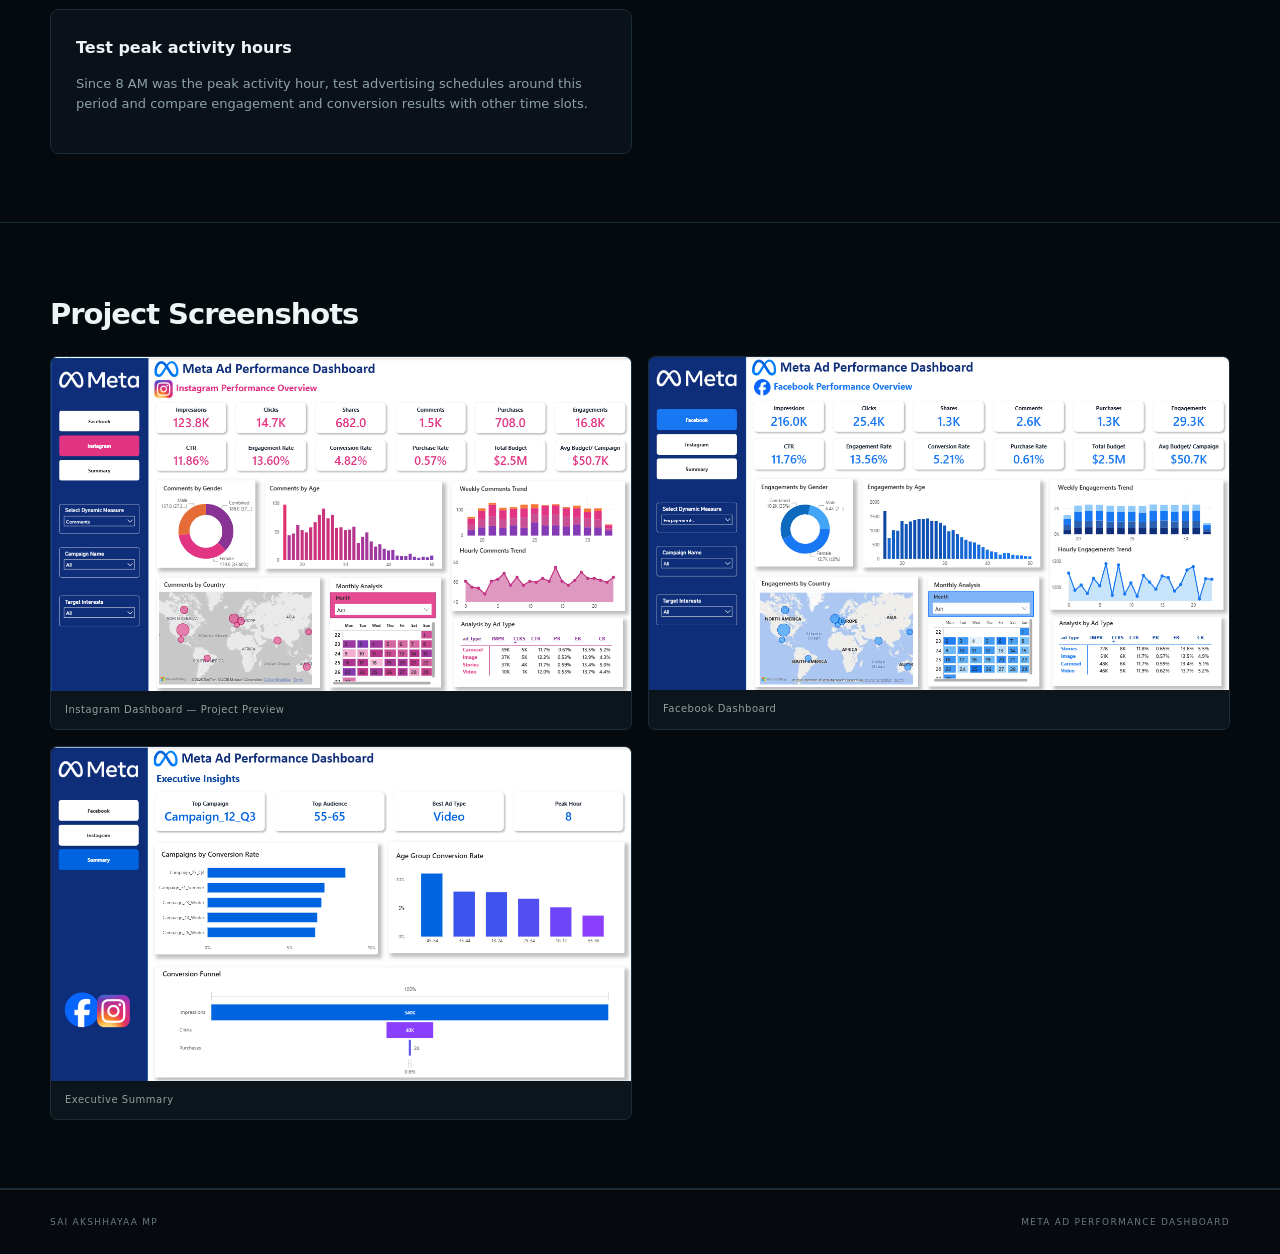
<file: projects/meta-ads.html>
<!doctype html><html lang="en"><head><meta charset="utf-8"><meta name="viewport" content="width=device-width,initial-scale=1"><title>Meta Ad Performance Dashboard — Case Study</title><link rel="stylesheet" href="../styles.css"></head><body><header class="site-header"><div class="container nav-wrap"><a class="brand" href="../index.html">SAI AKSHHAYAA <span>MP</span></a><button class="menu">☰</button><nav><a href="../index.html#about">About</a><a href="../index.html#skills">Skills</a><a href="../index.html#projects">Projects</a><a href="../index.html#experience">Experience</a><a href="../index.html#contact">Contact</a></nav></div></header><main><section class="case-hero"><div class="container"><a class="back" href="../index.html#projects">← Back to projects</a><p class="eyebrow" style="margin-top:28px">05 / CASE STUDY</p><h1>Meta Ad Performance Dashboard</h1><p class="case-lead">Explore digital advertising performance to understand audience behavior, campaign effectiveness, and performance differences across Facebook and Instagram.</p><div class="case-actions"><a class="btn primary" target="_blank" rel="noopener" href="https://github.com/saiakshhayaa/Meta-Ad-Performance-Dashboard">GitHub Repository ↗</a></div></div></section><section class="case-section"><div class="container"><h2>Business Objective</h2><p class="case-lead">The objective was to understand how advertising performance varied across different audience groups, campaigns, ad types, locations, and time periods. The analysis allows multiple performance metrics to be explored across these dimensions, making it easier to identify differences in campaign performance and understand how advertising activity varied across Facebook and Instagram. The report brings these views together to support a clearer evaluation of overall advertising performance.</p></div></section><section class="case-section"><div class="container"><h2>Platform Analysis</h2><div class="case-grid"><div class="case-card"><h3>Facebook Performance</h3><p>Examines advertising performance across different audience, campaign, time, geographic, and ad-type dimensions, allowing multiple performance metrics to be explored interactively.</p></div><div class="case-card"><h3>Instagram Performance</h3><p>Provides the same analytical view for Instagram, enabling multiple performance metrics to be explored across audience, campaign, time, geographic, and ad-type dimensions.</p></div><div class="case-card"><h3>Executive Summary</h3><p>Brings key campaign, audience, ad-type, and conversion metrics together to provide a concise view of overall advertising performance and highlight the strongest-performing areas.</p></div></div></div></section><section class="case-section"><div class="container"><h2>Dynamic Measure Selection</h2><p class="case-lead">The dashboard uses dynamic measure selection, where the same visual areas can be explored using the selected advertising metric.</p><div class="case-card"><p>The selected advertising measure can be explored across age, gender, weekly trends, monthly trends, hourly trends, geographic views, and ad types.</p></div></div></section><section class="case-section"><div class="container"><h2>Interactive Reporting</h2><p class="case-lead">The report enables users to explore advertising performance from multiple perspectives through interactive filtering, cross-filtering, and custom tooltips. Dynamic metric selection allows the same visual analysis to be viewed using different performance measures, while the report structure connects platform, audience, campaign, geographic, and ad-type analysis in one reporting experience. Power Query, DAX, and data modeling support the reporting experience.</p></div></section><section class="case-section"><div class="container"><h2>Key Insights</h2><div class="findings"><div class="finding"><strong>Engagement-to-purchase gap:</strong> The engagement rate was approximately 13.5%, while the purchase rate was below 1%, indicating a substantial drop between engagement and purchases.</div><div class="finding"><strong>Platform performance:</strong> Facebook generated higher overall volume than Instagram, while Instagram recorded slightly higher CTR and engagement rates.</div><div class="finding"><strong>Audience conversion:</strong> Engagement was more concentrated among younger age groups, but the 55–65 age group recorded the highest conversion rate.</div><div class="finding"><strong>Campaign performance:</strong> Campaign_12_Q3 recorded the highest CTR, while Campaign_27_Q3 achieved the highest conversion rate.</div></div></div></section><section class="case-section"><div class="container"><h2>Recommendations</h2><div class="case-grid"><div class="case-card"><h3>Investigate the conversion gap</h3><p>Examine potential drop-off points between engagement, clicks, and completed purchases.</p></div><div class="case-card"><h3>Test high-converting audiences</h3><p>Test campaigns targeting the 55–65 age group and monitor conversion rate and purchase volume.</p></div><div class="case-card"><h3>Optimize ad formats</h3><p>Test additional video-based creatives and compare their CTR, engagement, and conversion performance with other formats.</p></div><div class="case-card"><h3>Evaluate campaigns using multiple KPIs</h3><p>Assess campaigns using CTR, conversion rate, and purchases rather than clicks alone.</p></div><div class="case-card"><h3>Test peak activity hours</h3><p>Since 8 AM was the peak activity hour, test advertising schedules around this period and compare engagement and conversion results with other time slots.</p></div></div></div></section><section class="case-section"><div class="container"><h2>Project Screenshots</h2><div class="gallery"><figure><img src="../assets/05-Meta Ad Performance/Instagram_dashboard.png" alt="Instagram advertising performance dashboard"><figcaption>Instagram Dashboard — Project Preview</figcaption></figure><figure><img src="../assets/05-Meta Ad Performance/Facebook_dashboard.png" alt="Facebook advertising performance dashboard"><figcaption>Facebook Dashboard</figcaption></figure><figure><img src="../assets/05-Meta Ad Performance/Executive_summary.png" alt="Meta executive insights dashboard"><figcaption>Executive Summary</figcaption></figure></div></div></section></main><footer><div class="container"><span>SAI AKSHHAYAA MP</span><span>META AD PERFORMANCE DASHBOARD</span></div></footer><script src="../script.js"></script></body></html>
</file>
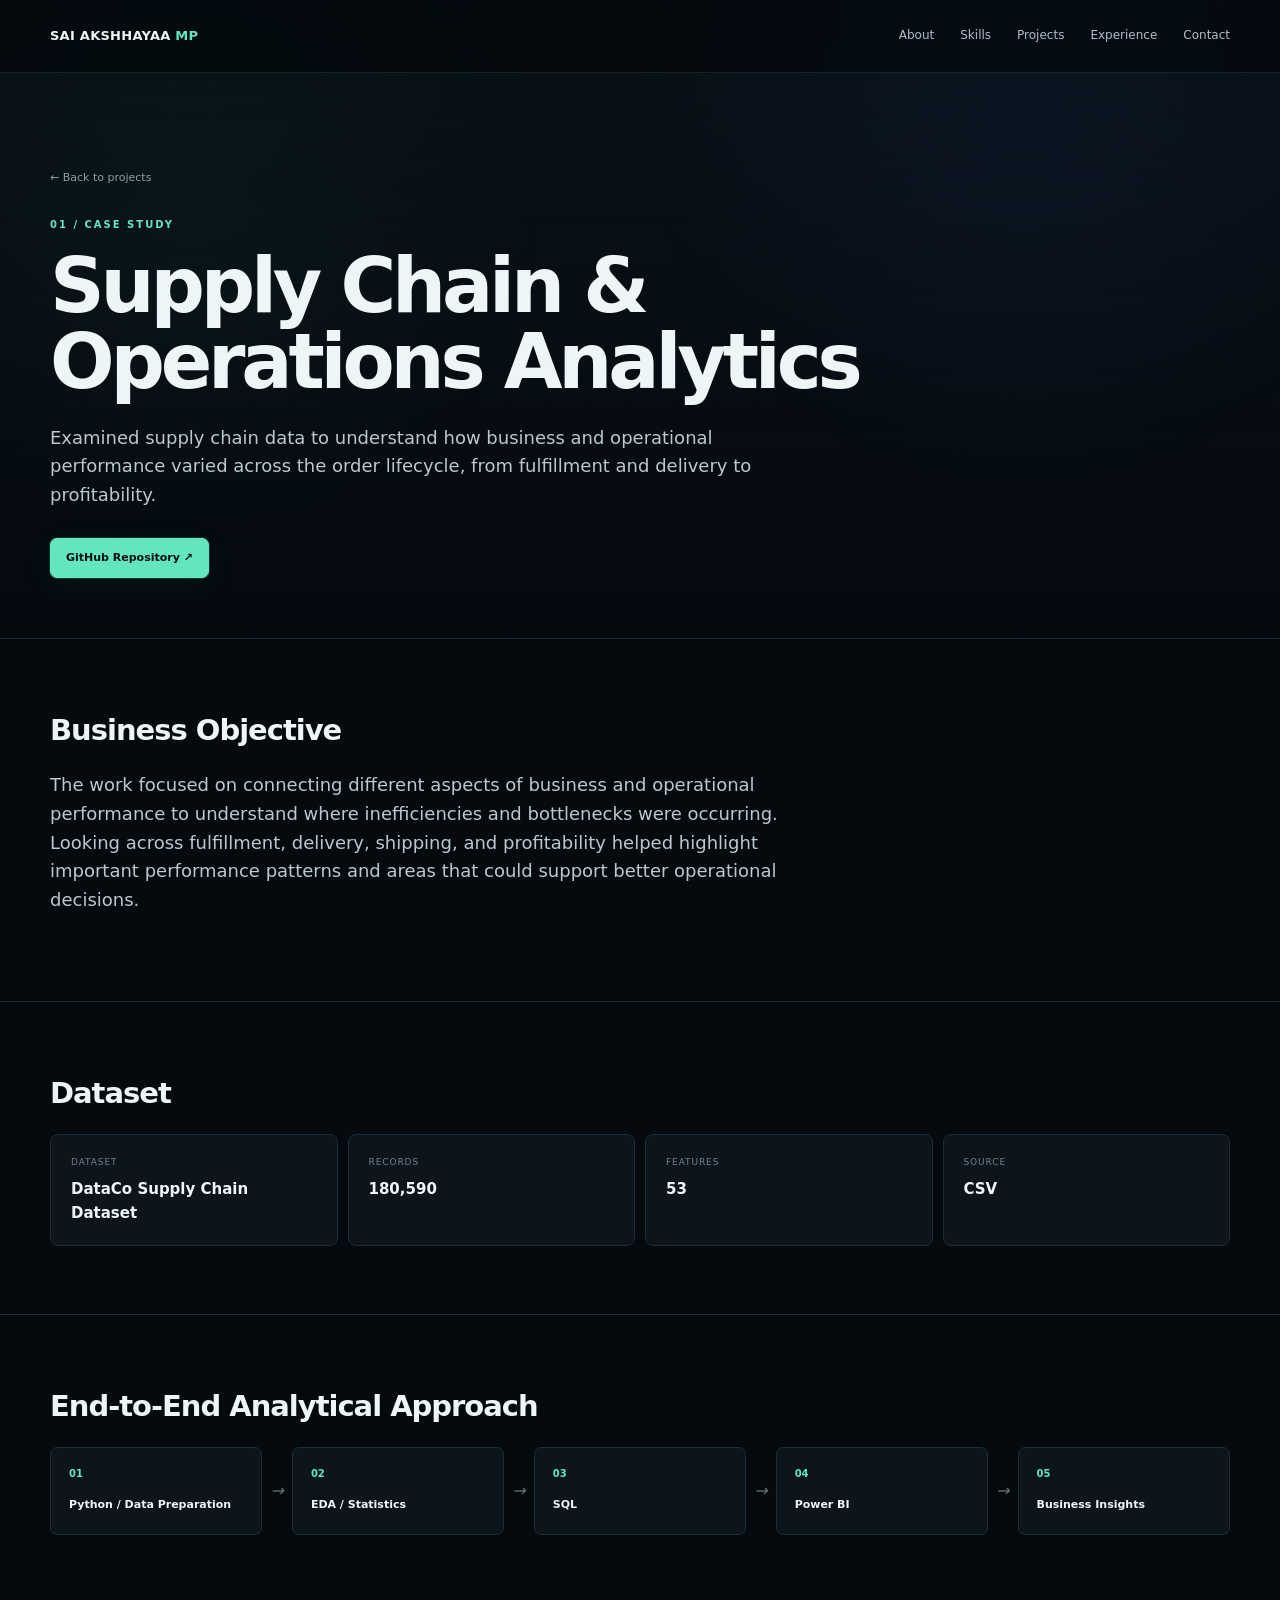
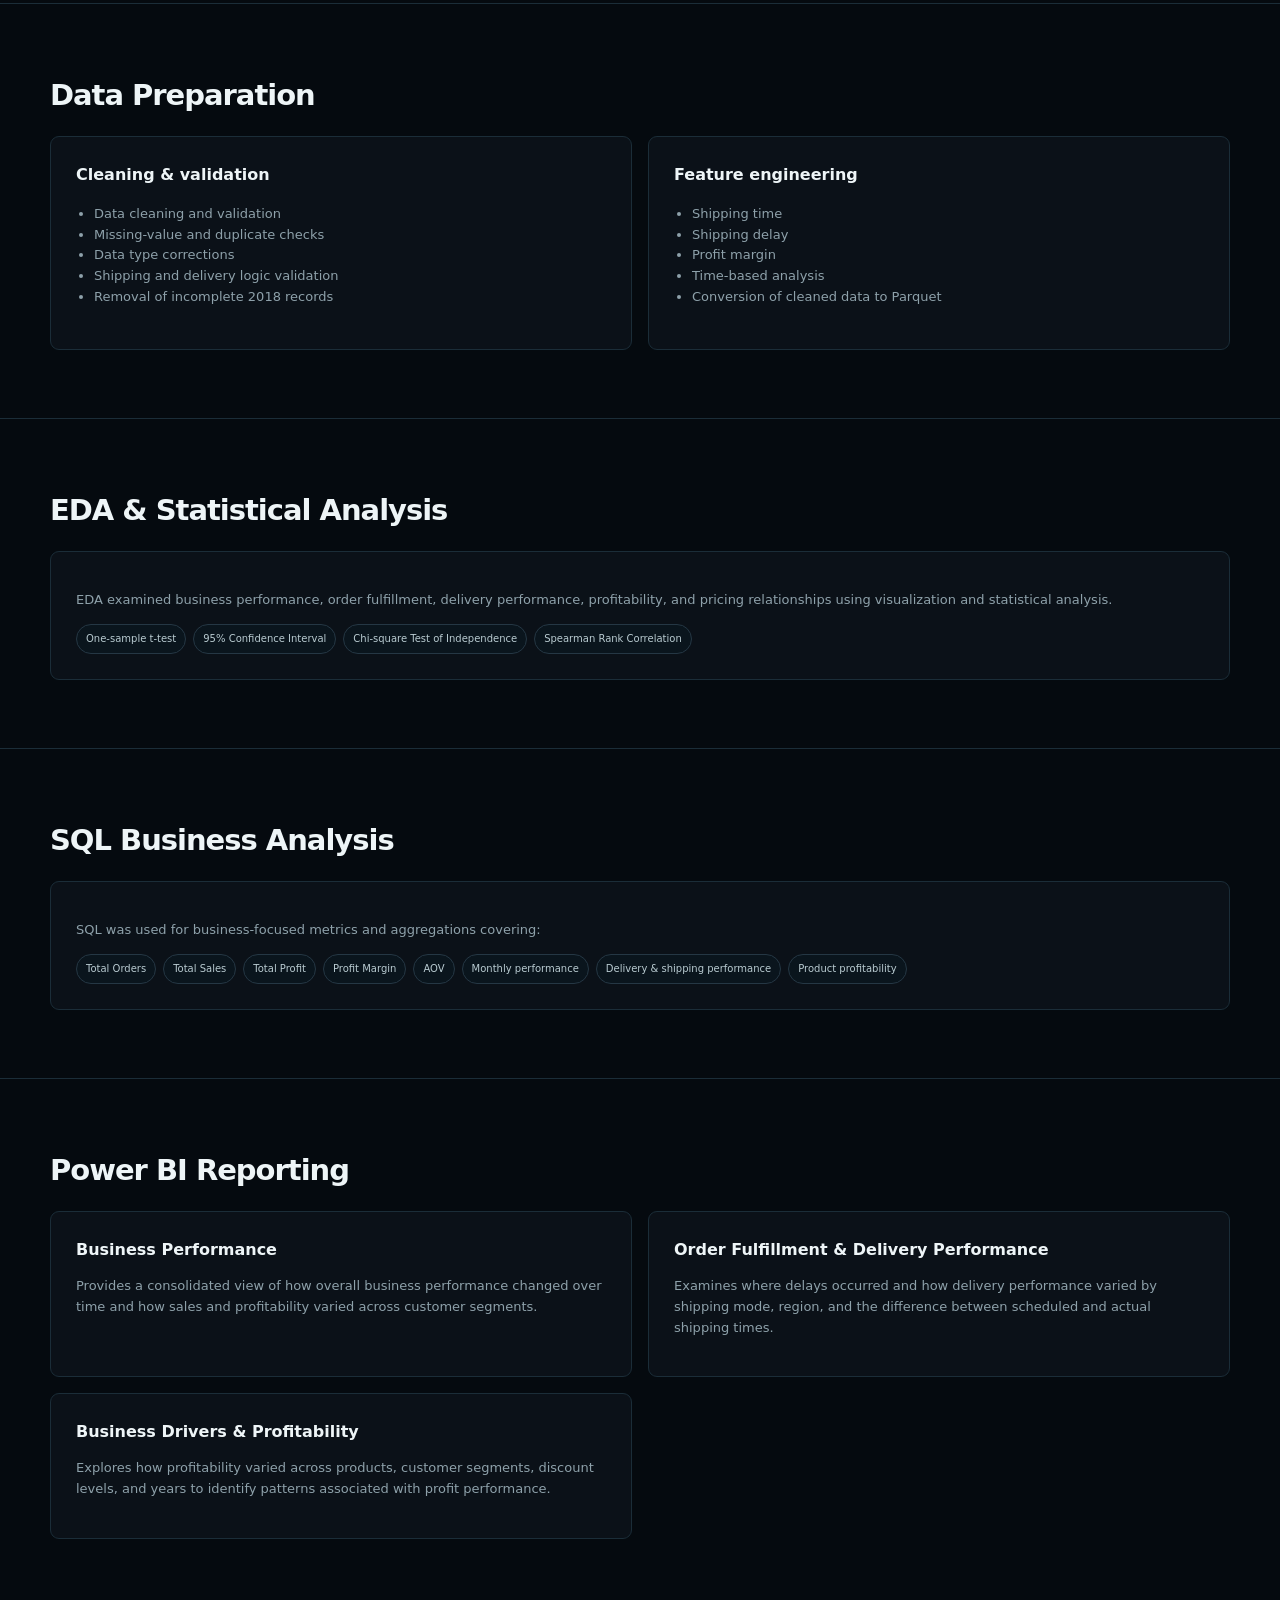
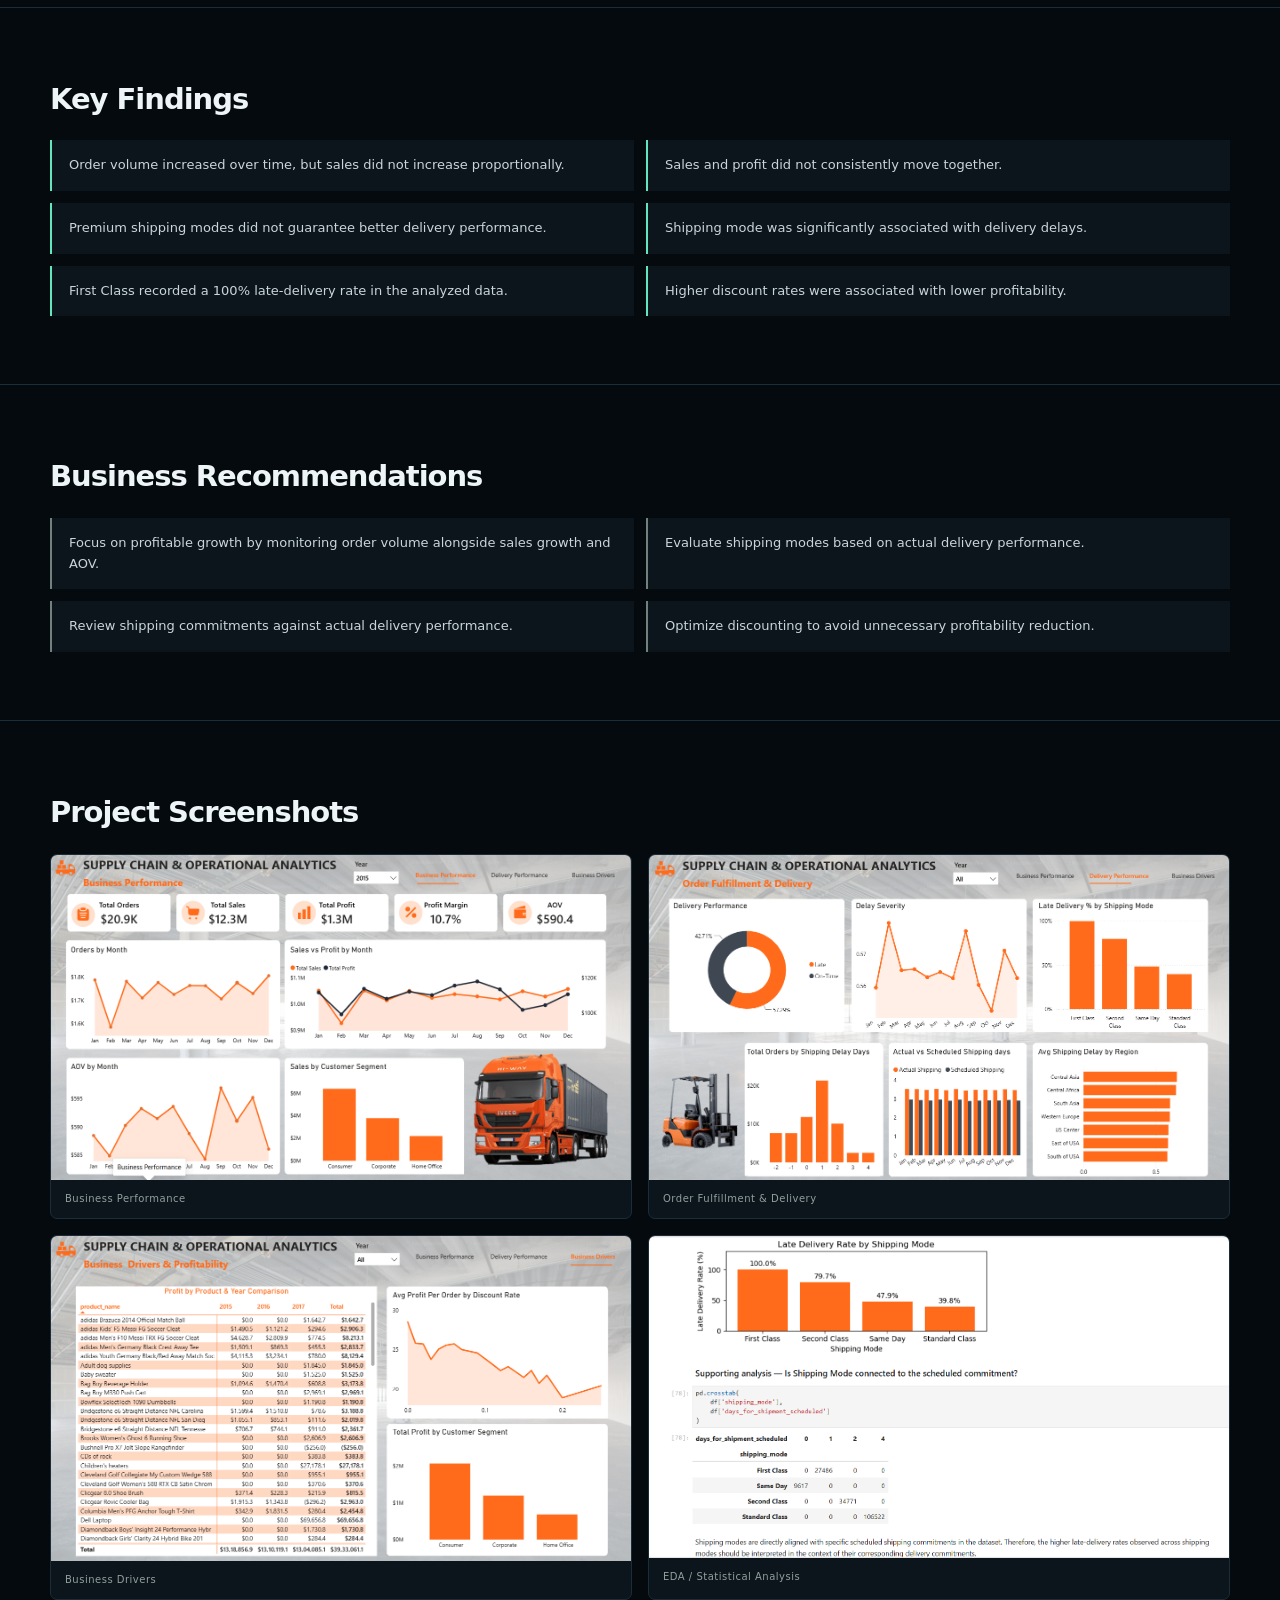
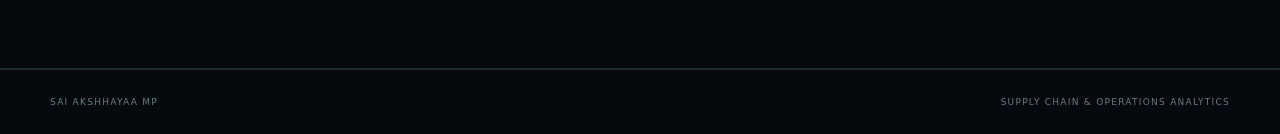
<file: projects/supply-chain.html>
<!doctype html><html lang="en"><head><meta charset="utf-8"><meta name="viewport" content="width=device-width,initial-scale=1"><title>Supply Chain & Operations Analytics — Case Study</title><link rel="stylesheet" href="../styles.css"></head><body><header class="site-header"><div class="container nav-wrap"><a class="brand" href="../index.html">SAI AKSHHAYAA <span>MP</span></a><button class="menu">☰</button><nav><a href="../index.html#about">About</a><a href="../index.html#skills">Skills</a><a href="../index.html#projects">Projects</a><a href="../index.html#experience">Experience</a><a href="../index.html#contact">Contact</a></nav></div></header><main><section class="case-hero"><div class="container"><a class="back" href="../index.html#projects">← Back to projects</a><p class="eyebrow" style="margin-top:28px">01 / CASE STUDY</p><h1>Supply Chain & Operations Analytics</h1><p class="case-lead">Examined supply chain data to understand how business and operational performance varied across the order lifecycle, from fulfillment and delivery to profitability.</p><div class="case-actions"><a class="btn primary" target="_blank" rel="noopener" href="https://github.com/saiakshhayaa/Supply-Chain-Operations-Analytics">GitHub Repository ↗</a></div></div></section>
<section class="case-section"><div class="container"><h2>Business Objective</h2><p class="case-lead">The work focused on connecting different aspects of business and operational performance to understand where inefficiencies and bottlenecks were occurring. Looking across fulfillment, delivery, shipping, and profitability helped highlight important performance patterns and areas that could support better operational decisions.</p></div></section>
<section class="case-section"><div class="container"><h2>Dataset</h2><div class="facts"><div class="fact"><span>DATASET</span><strong>DataCo Supply Chain Dataset</strong></div><div class="fact"><span>RECORDS</span><strong>180,590</strong></div><div class="fact"><span>FEATURES</span><strong>53</strong></div><div class="fact"><span>SOURCE</span><strong>CSV</strong></div></div></div></section>
<section class="case-section"><div class="container"><h2>End-to-End Analytical Approach</h2><div class="case-workflow"><div><b>01</b><span>Python / Data Preparation</span></div><i>→</i><div><b>02</b><span>EDA / Statistics</span></div><i>→</i><div><b>03</b><span>SQL</span></div><i>→</i><div><b>04</b><span>Power BI</span></div><i>→</i><div><b>05</b><span>Business Insights</span></div></div></div></section>
<section class="case-section"><div class="container"><h2>Data Preparation</h2><div class="case-grid"><div class="case-card"><h3>Cleaning & validation</h3><ul><li>Data cleaning and validation</li><li>Missing-value and duplicate checks</li><li>Data type corrections</li><li>Shipping and delivery logic validation</li><li>Removal of incomplete 2018 records</li></ul></div><div class="case-card"><h3>Feature engineering</h3><ul><li>Shipping time</li><li>Shipping delay</li><li>Profit margin</li><li>Time-based analysis</li><li>Conversion of cleaned data to Parquet</li></ul></div></div></div></section>
<section class="case-section"><div class="container"><h2>EDA & Statistical Analysis</h2><div class="case-card"><p>EDA examined business performance, order fulfillment, delivery performance, profitability, and pricing relationships using visualization and statistical analysis.</p><div class="chips"><span>One-sample t-test</span><span>95% Confidence Interval</span><span>Chi-square Test of Independence</span><span>Spearman Rank Correlation</span></div></div></div></section>
<section class="case-section"><div class="container"><h2>SQL Business Analysis</h2><div class="case-card"><p>SQL was used for business-focused metrics and aggregations covering:</p><div class="chips"><span>Total Orders</span><span>Total Sales</span><span>Total Profit</span><span>Profit Margin</span><span>AOV</span><span>Monthly performance</span><span>Delivery & shipping performance</span><span>Product profitability</span></div></div></div></section>
<section class="case-section"><div class="container"><h2>Power BI Reporting</h2><div class="case-grid"><div class="case-card"><h3>Business Performance</h3><p>Provides a consolidated view of how overall business performance changed over time and how sales and profitability varied across customer segments.</p></div><div class="case-card"><h3>Order Fulfillment & Delivery Performance</h3><p>Examines where delays occurred and how delivery performance varied by shipping mode, region, and the difference between scheduled and actual shipping times.</p></div><div class="case-card"><h3>Business Drivers & Profitability</h3><p>Explores how profitability varied across products, customer segments, discount levels, and years to identify patterns associated with profit performance.</p></div></div></div></section>
<section class="case-section"><div class="container"><h2>Key Findings</h2><div class="findings"><div class="finding">Order volume increased over time, but sales did not increase proportionally.</div><div class="finding">Sales and profit did not consistently move together.</div><div class="finding">Premium shipping modes did not guarantee better delivery performance.</div><div class="finding">Shipping mode was significantly associated with delivery delays.</div><div class="finding">First Class recorded a 100% late-delivery rate in the analyzed data.</div><div class="finding">Higher discount rates were associated with lower profitability.</div></div></div></section>
<section class="case-section recommendations"><div class="container"><h2>Business Recommendations</h2><div class="findings"><div class="finding">Focus on profitable growth by monitoring order volume alongside sales growth and AOV.</div><div class="finding">Evaluate shipping modes based on actual delivery performance.</div><div class="finding">Review shipping commitments against actual delivery performance.</div><div class="finding">Optimize discounting to avoid unnecessary profitability reduction.</div></div></div></section>
<section class="case-section"><div class="container"><h2>Project Screenshots</h2><div class="gallery"><figure><img src="../assets/01-Supply Chain & Operations Analytics/business_performance.png" alt="Business Performance dashboard"><figcaption>Business Performance</figcaption></figure><figure><img src="../assets/01-Supply Chain & Operations Analytics/delivery_performance.png" alt="Delivery Performance dashboard"><figcaption>Order Fulfillment & Delivery</figcaption></figure><figure><img src="../assets/01-Supply Chain & Operations Analytics/business_drivers.png" alt="Business Drivers dashboard"><figcaption>Business Drivers</figcaption></figure><figure><img src="../assets/01-Supply Chain & Operations Analytics/EDA.png" alt="Supply Chain EDA screenshot"><figcaption>EDA / Statistical Analysis</figcaption></figure></div></div></section></main><footer><div class="container"><span>SAI AKSHHAYAA MP</span><span>SUPPLY CHAIN & OPERATIONS ANALYTICS</span></div></footer><script src="../script.js"></script></body></html>
</file>
<file: styles.css>
:root{
  --bg:#070b10;--surface:#0c1219;--surface2:#101923;--surface3:#121e29;
  --text:#eef5f7;--muted:#91a1ad;--line:#1d2a35;--line2:#263846;
  --accent:#32d6a0;--accent2:#58b9ff;--accent3:#a58bff;--max:1180px;
  --shadow:0 24px 70px rgba(0,0,0,.34)
}
*{box-sizing:border-box}
html{scroll-behavior:smooth}
body{margin:0;background:var(--bg);color:var(--text);font-family:Inter,ui-sans-serif,system-ui,-apple-system,BlinkMacSystemFont,"Segoe UI",sans-serif;line-height:1.6;position:relative}
body:before{content:"";position:fixed;inset:0;pointer-events:none;opacity:.22;background-image:linear-gradient(rgba(88,185,255,.035) 1px,transparent 1px),linear-gradient(90deg,rgba(88,185,255,.035) 1px,transparent 1px);background-size:42px 42px;mask-image:linear-gradient(to bottom,#000,transparent 80%);z-index:-1}
a{color:inherit;text-decoration:none}.container{width:min(var(--max),calc(100% - 48px));margin:auto}
.site-header{position:sticky;top:0;z-index:20;background:rgba(7,11,16,.84);backdrop-filter:blur(16px);border-bottom:1px solid rgba(29,42,53,.9)}
.nav-wrap{height:72px;display:flex;align-items:center;justify-content:space-between}.brand{font-size:13px;font-weight:850;letter-spacing:.11em}.brand span{color:var(--accent)}
nav{display:flex;gap:26px}nav a{font-size:12px;color:#aebdc7;transition:.2s;position:relative}nav a:hover{color:#fff}nav a:after{content:"";position:absolute;left:0;right:100%;bottom:-8px;height:1px;background:var(--accent);transition:.2s}nav a:hover:after{right:0}
.menu{display:none;background:none;border:0;color:var(--text);font-size:24px}
.hero{min-height:calc(100vh - 72px);padding:82px 0 78px;border-bottom:1px solid var(--line);overflow:hidden;position:relative}.hero:before{content:"";position:absolute;width:500px;height:500px;right:-180px;top:40px;border-radius:50%;background:radial-gradient(circle,rgba(50,214,160,.13),transparent 65%);filter:blur(5px);pointer-events:none}
.hero-grid{display:grid;grid-template-columns:1fr 1.02fr;gap:70px;align-items:center}.eyebrow{margin:0 0 15px;color:var(--accent);font-size:10px;font-weight:850;letter-spacing:.19em}.hero-name{white-space:nowrap}.hero h1{font-size:clamp(44px,5.8vw,76px);line-height:.98;letter-spacing:-.06em;margin:0 0 25px}.hero h1 span{color:#9aaab5}.hero-quote{font-size:clamp(21px,2.2vw,29px);line-height:1.25;color:#dbe7eb;margin:0 0 25px}.skill-line{font-size:11px;font-weight:850;letter-spacing:.1em;color:#8eeed1;margin:0 0 16px}.hero-sub{color:var(--muted);max-width:520px;margin:0 0 29px}.actions{display:flex;gap:9px;flex-wrap:wrap}
.btn{display:inline-flex;align-items:center;justify-content:center;gap:8px;border:1px solid var(--line2);padding:10px 15px;border-radius:7px;color:#dbe5e9;font-size:11px;font-weight:800;transition:.2s;background:#0b1117}.btn:hover{border-color:#426174;transform:translateY(-2px)}.btn.primary{background:var(--accent);color:#06100d;border-color:var(--accent);box-shadow:0 8px 28px rgba(50,214,160,.13)}
.hero-visual{border:1px solid var(--line2);background:#091017;border-radius:12px;box-shadow:var(--shadow);overflow:hidden;aspect-ratio:9/7;display:flex;align-items:stretch;justify-content:center;position:relative}.hero-visual:before{content:"DATA / ANALYTICS";position:absolute;z-index:2;top:13px;left:15px;padding:5px 8px;border:1px solid rgba(88,185,255,.24);background:rgba(7,11,16,.7);border-radius:5px;color:#78c6fa;font:800 8px ui-monospace,SFMono-Regular,Consolas,monospace;letter-spacing:.14em}.hero-visual img{display:block;width:100%;height:100%;object-fit:cover}
.workspace{border:1px solid var(--line2);background:linear-gradient(145deg,#101923,#091017);border-radius:10px;box-shadow:var(--shadow)}.workspace-top{display:flex;justify-content:space-between;padding:13px 15px;border-bottom:1px solid var(--line);font-size:9px;letter-spacing:.13em;color:#7e909d}.workspace-body{display:grid;grid-template-columns:.8fr 1.2fr;min-height:360px}.code-panel{padding:26px 20px;border-right:1px solid var(--line);font-family:ui-monospace,SFMono-Regular,Consolas,monospace;color:#a8bbb7;font-size:11px}.code-panel span{display:block;color:var(--accent);font-size:9px;text-transform:uppercase;letter-spacing:.14em;margin-bottom:22px}.code-panel code{line-height:2.05}.chart-panel{padding:24px 18px}.chart-head{display:flex;justify-content:space-between;font-size:10px;text-transform:uppercase;letter-spacing:.1em;color:#9ba9a6}.chart-head strong{color:var(--accent)}.chart-panel svg{width:100%;margin-top:24px}.mini-kpis{display:grid;grid-template-columns:repeat(3,1fr);gap:8px}.mini-kpis div{border:1px solid var(--line);padding:11px}.mini-kpis span,.mini-kpis b{display:block;font-size:8px;letter-spacing:.1em}.mini-kpis span{color:#71808b}.mini-kpis b{margin-top:4px;color:#d7e1e5}
.section{padding:104px 0}.section-alt{background:rgba(10,16,23,.82);border-top:1px solid rgba(29,42,53,.7);border-bottom:1px solid rgba(29,42,53,.7)}.split{display:grid;grid-template-columns:.9fr 1.1fr;gap:80px}.split h2,.section-head h2,.contact h2{font-size:clamp(36px,4.3vw,60px);line-height:1.03;letter-spacing:-.05em;margin:0}.section-copy{font-size:18px;color:#b9c7d0;max-width:680px}.section-copy p{margin:0 0 22px}.section-head{display:flex;justify-content:space-between;gap:40px;align-items:end;margin-bottom:42px}.section-head>p{max-width:450px;color:var(--muted);margin:0}
.skills-grid{display:grid;grid-template-columns:repeat(2,1fr);gap:12px}.skill-card{background:linear-gradient(145deg,rgba(13,21,29,.98),rgba(10,16,23,.98));padding:27px;border:1px solid var(--line);border-radius:11px;min-height:275px;position:relative;overflow:hidden;transition:.25s}.skill-card:after{content:"";position:absolute;width:120px;height:120px;right:-45px;top:-45px;border-radius:50%;background:radial-gradient(circle,rgba(88,185,255,.1),transparent 70%)}.skill-card:hover{transform:translateY(-3px);border-color:#2e485a;box-shadow:0 15px 45px rgba(0,0,0,.2)}.skill-card .num,.project-index{font-family:ui-monospace,monospace;color:var(--accent);font-size:10px;letter-spacing:.1em}.skill-title{display:flex;align-items:center;gap:11px;margin:17px 0 15px}.skill-title h3{font-size:20px;margin:0;letter-spacing:-.025em}.tool-icon{width:31px;height:31px;border:1px solid #29404e;background:#0a141c;border-radius:8px;display:inline-flex;align-items:center;justify-content:center;color:var(--accent2);flex:0 0 auto}.tool-icon svg{width:18px;height:18px;display:block}.skill-card p{color:var(--muted);font-size:13px;max-width:540px}.chips{display:flex;flex-wrap:wrap;gap:7px}.chips span{font-size:10px;color:#c9d6dd;border:1px solid #253744;padding:5px 8px;border-radius:5px;background:#0b131b}
.featured-grid{display:grid;grid-template-columns:repeat(2,1fr);gap:16px}.project-card{background:rgba(12,18,25,.96);border:1px solid var(--line);border-radius:11px;overflow:hidden;transition:.25s}.project-card:hover{border-color:#345063;transform:translateY(-3px);box-shadow:0 16px 45px rgba(0,0,0,.24)}.project-card.flagship{grid-column:1/-1;display:grid;grid-template-columns:1.25fr .75fr}.project-image{position:relative;background:#080e14;min-height:245px;overflow:hidden}.project-card.flagship .project-image{min-height:390px}.project-image img{width:100%;height:100%;object-fit:cover;display:block;transition:.35s}.project-card:hover .project-image img{transform:scale(1.018)}.project-card:not(.flagship) .project-image img{aspect-ratio:16/9}.project-image.excel-preview{height:245px;min-height:245px;display:flex;align-items:center;justify-content:center}.project-image.excel-preview img{width:100%;height:100%;object-fit:contain;aspect-ratio:auto}.project-tag{position:absolute;top:14px;left:14px;background:var(--accent);color:#07110f;padding:6px 9px;border-radius:4px;font-size:9px;font-weight:900;letter-spacing:.1em}.project-body{padding:27px}.project-body h3{font-size:25px;line-height:1.15;margin:12px 0}.project-card.flagship .project-body h3{font-size:31px}.project-body p{color:var(--muted);font-size:13px}.project-meta{color:#c5d2d8;font-size:10px;letter-spacing:.08em;text-transform:uppercase;margin:19px 0}.project-actions{display:flex;gap:8px;flex-wrap:wrap}
.more-grid{display:grid;grid-template-columns:repeat(3,1fr);gap:12px}.more-card{border:1px solid var(--line);background:rgba(12,18,25,.94);padding:23px;display:grid;grid-template-columns:auto 1fr;gap:17px;border-radius:9px;transition:.2s}.more-card:hover{border-color:#304a5b;transform:translateY(-2px)}.more-card>span{color:var(--accent);font:10px ui-monospace,monospace}.more-card h3{margin:0 0 8px;font-size:17px}.more-card p{color:var(--muted);font-size:12px;margin:0 0 12px}.more-card small{color:#b8c7ce;font-size:9px;text-transform:uppercase;letter-spacing:.08em}.more-card a{grid-column:2;color:var(--accent);font-size:10px;font-weight:850}
.experience-card{border-left:1px solid var(--line2);padding:8px 0 8px 38px;position:relative}.timeline-dot{position:absolute;left:-5px;top:11px;width:9px;height:9px;border-radius:50%;background:var(--accent);box-shadow:0 0 0 5px #070b10}.experience-kicker{color:var(--accent);font-size:10px;font-weight:800;letter-spacing:.12em}.experience-card h3{font-size:26px;margin:12px 0}.experience-card p{color:var(--muted);max-width:650px}.experience-card ul{margin:14px 0 0;padding-left:18px;color:var(--muted);max-width:720px}.experience-card li{font-size:13px;margin:7px 0}.experience-company{color:#d6e1e7!important;font-weight:800;margin:0!important}.muted{font-size:12px;margin:0!important}
.workflow{display:flex;align-items:center;gap:10px;flex-wrap:wrap}.workflow div{border:1px solid var(--line);background:var(--surface);padding:18px 16px;min-width:120px}.workflow b{display:block;color:var(--accent);font:10px ui-monospace,monospace;margin-bottom:10px}.workflow span{font-size:9px;font-weight:800;letter-spacing:.06em}.workflow i{color:#667672;font-style:normal}
.contact-box{border:1px solid var(--line2);background:linear-gradient(145deg,#0e1720,#091017);padding:58px;display:grid;grid-template-columns:1.15fr .85fr;gap:60px;border-radius:12px;box-shadow:var(--shadow)}.contact-links{display:grid}.contact-links a{padding:15px 0;border-bottom:1px solid var(--line);display:flex;flex-direction:column;gap:4px}.contact-links span{font-size:9px;color:#73828d;letter-spacing:.12em;text-transform:uppercase}.contact-links strong{font-size:14px;color:#d8e3e8}.contact-links a:hover strong{color:var(--accent)}
footer{border-top:1px solid var(--line);padding:25px 0;color:#697984;font-size:9px;letter-spacing:.14em;background:#060a0f}footer .container{display:flex;justify-content:space-between}.reveal{opacity:0;transform:translateY(14px);animation:rise .7s ease forwards}@keyframes rise{to{opacity:1;transform:none}}
/* case studies */
.case-hero{padding:90px 0 60px;border-bottom:1px solid var(--line);background:linear-gradient(180deg,rgba(13,22,31,.55),transparent)}.case-hero h1{font-size:clamp(42px,6vw,76px);line-height:1;letter-spacing:-.055em;max-width:900px;margin:0 0 24px}.case-lead{font-size:18px;color:#bac8d0;max-width:760px}.case-actions{display:flex;gap:9px;margin-top:28px}.case-section{padding:68px 0;border-bottom:1px solid var(--line)}.case-section h2{font-size:29px;letter-spacing:-.035em;margin:0 0 18px}.case-grid{display:grid;grid-template-columns:1fr 1fr;gap:16px}.case-card{background:rgba(12,18,25,.96);border:1px solid var(--line);padding:25px;border-radius:9px}.case-card h3{font-size:16px;margin:0 0 10px}.case-card p,.case-card li{font-size:13px;color:var(--muted)}.case-card ul{padding-left:18px}.facts{display:grid;grid-template-columns:repeat(4,1fr);gap:10px}.fact{border:1px solid var(--line);padding:20px;background:var(--surface);border-radius:8px}.fact span{display:block;color:#71808b;font-size:9px;letter-spacing:.1em}.fact strong{display:block;margin-top:7px;font-size:15px}.case-workflow{display:flex;align-items:stretch;gap:8px;flex-wrap:wrap}.case-workflow div{border:1px solid var(--line);padding:18px;background:var(--surface);flex:1;min-width:140px;border-radius:7px}.case-workflow b{display:block;color:var(--accent);font-size:10px;margin-bottom:8px}.case-workflow span{font-size:11px;font-weight:800}.case-workflow i{align-self:center;color:#65736f}.gallery{display:grid;grid-template-columns:repeat(2,1fr);gap:16px}.gallery figure{margin:0;background:var(--surface);border:1px solid var(--line);border-radius:7px;overflow:hidden}.gallery img{display:block;width:100%;height:auto}.gallery figcaption{padding:11px 14px;font-size:10px;color:#91a09d;letter-spacing:.05em}.findings{display:grid;grid-template-columns:1fr 1fr;gap:12px}.finding{border-left:2px solid var(--accent);padding:15px 17px;background:var(--surface);color:#cad5db;font-size:13px}.recommendations .finding{border-left-color:#71817d}.back{font-size:11px;color:#91a09d}.back:hover{color:var(--accent)}
@media(max-width:900px){.hero-grid,.split,.contact-box{grid-template-columns:1fr}.hero-visual{max-width:760px;width:100%;margin:auto}.workspace-body{min-height:0}.skills-grid,.featured-grid{grid-template-columns:1fr}.project-card.flagship{grid-column:auto;display:block}.project-card.flagship .project-image{min-height:0}.more-grid{grid-template-columns:1fr}.section-head{display:block}.section-head>p{margin-top:16px}.facts{grid-template-columns:repeat(2,1fr)}}
@media(max-width:650px){.hero-name{font-size:clamp(32px,9vw,48px)}.container{width:min(var(--max),calc(100% - 28px))}.hero-visual{aspect-ratio:1/.78}.nav-wrap{height:62px}nav{display:none;position:absolute;top:62px;left:0;right:0;background:#0b1117;border-bottom:1px solid var(--line);padding:18px 20px;flex-direction:column;gap:16px}.nav-wrap.open nav{display:flex}.menu{display:block}.hero{padding:70px 0 60px}.workspace-body{grid-template-columns:1fr}.code-panel{border-right:0;border-bottom:1px solid var(--line)}.section{padding:75px 0}.skills-grid{grid-template-columns:1fr}.skill-card{min-height:auto;padding:24px}.project-body{padding:22px}.contact-box{padding:30px;gap:30px}.workflow{display:grid;grid-template-columns:1fr}.workflow i{display:none}.case-grid,.gallery,.findings{grid-template-columns:1fr}.facts{grid-template-columns:1fr 1fr}.case-hero{padding:70px 0 45px}footer .container{display:block}footer span{display:block;margin:4px 0}}

/* === DATA ANALYTICS VISUAL REFRESH === */
:root{--accent:#63e6be;--accent2:#63a9ff;--ink:#eaf4f7;--muted:#8ea1aa;--line:#1b2d38;--line2:#29404d;--surface:#0c151c;--surface2:#101d26;--glow:rgba(99,230,190,.13)}
body{background:#050a0f;overflow-x:hidden}
body:before{content:"";position:fixed;inset:0;pointer-events:none;opacity:.42;background-image:linear-gradient(rgba(100,145,160,.045) 1px,transparent 1px),linear-gradient(90deg,rgba(100,145,160,.045) 1px,transparent 1px);background-size:42px 42px;mask-image:linear-gradient(to bottom,#000 0%,transparent 72%);z-index:-2}
body:after{content:"";position:fixed;inset:0;pointer-events:none;background:radial-gradient(circle at 80% 12%,rgba(57,126,255,.09),transparent 30%),radial-gradient(circle at 15% 22%,rgba(46,224,174,.055),transparent 28%);z-index:-3}
.site-header{background:rgba(5,10,15,.72);backdrop-filter:blur(18px);border-bottom:1px solid rgba(99,230,190,.12);position:sticky;top:0;z-index:20}.brand{letter-spacing:.02em}.brand span{color:var(--accent)}nav a{position:relative}nav a:after{content:"";position:absolute;left:0;bottom:-7px;width:0;height:1px;background:var(--accent);transition:.25s}nav a:hover:after{width:100%}
.hero{position:relative;padding:100px 0 115px;min-height:calc(100vh - 68px);display:flex;align-items:center}.hero:before{content:"DATA / ANALYTICS / INSIGHTS";position:absolute;right:2%;top:80px;font:9px ui-monospace,monospace;letter-spacing:.3em;color:#2d454f;writing-mode:vertical-rl}.hero-grid{grid-template-columns:1.02fr .98fr;gap:75px;align-items:center}.hero-copy{position:relative;z-index:2}.eyebrow{color:var(--accent);font-weight:900;letter-spacing:.2em}.hero-name{font-size:clamp(46px,6.2vw,88px);line-height:.92;letter-spacing:-.065em;margin:20px 0 26px;text-wrap:balance}.hero-name span{color:transparent;-webkit-text-stroke:1px #6c8590}.hero-quote{font-size:clamp(23px,2.4vw,34px);line-height:1.13;color:#dce9ed;max-width:600px}.skill-line{font:700 11px ui-monospace,monospace;letter-spacing:.14em;color:#8fa4ad;margin:30px 0 14px}.hero-sub{font-size:15px;max-width:510px}.actions{margin-top:27px}.btn{border-radius:7px;background:rgba(12,22,29,.7);border-color:#263d49;transition:.25s}.btn:hover{border-color:#5c8190;transform:translateY(-2px)}.btn.primary{box-shadow:0 0 0 1px rgba(99,230,190,.18),0 8px 30px rgba(30,170,130,.08)}
.tool-rail{display:flex;gap:9px;flex-wrap:wrap;margin:17px 0 2px}.tool-pill{display:flex;align-items:center;gap:8px;padding:7px 10px;border:1px solid #213642;background:rgba(11,20,27,.82);border-radius:8px;color:#b9cbd2;font-size:10px;font-weight:800;letter-spacing:.04em;transition:.22s}.tool-pill img{width:22px;height:22px}.tool-pill:hover{transform:translateY(-3px);border-color:#4b6d78;background:#101f28;color:#fff;box-shadow:0 8px 22px rgba(0,0,0,.25)}
.analytics-board{width:100%;aspect-ratio:1.1/1;position:relative;border:1px solid #29414c;border-radius:18px;background:linear-gradient(145deg,#0d1921,#071016);box-shadow:0 35px 100px rgba(0,0,0,.45),0 0 0 1px rgba(99,230,190,.04) inset;overflow:visible;padding:16px}.analytics-board:before{content:"";position:absolute;inset:9%;border-radius:50%;background:radial-gradient(circle,rgba(99,230,190,.09),transparent 62%);filter:blur(20px);z-index:0}.board-top,.board-grid,.board-footer{position:relative;z-index:2}.board-top{display:flex;justify-content:space-between;align-items:center;border-bottom:1px solid #1e333e;padding:5px 5px 14px;font:9px ui-monospace,monospace;letter-spacing:.13em;color:#78919b}.board-top span{display:flex;gap:7px;align-items:center}.board-top i{width:7px;height:7px;border-radius:50%;background:var(--accent);box-shadow:0 0 13px var(--accent);display:inline-block}.board-top b{color:var(--accent);font-weight:800}.board-grid{display:grid;grid-template-columns:1.5fr .8fr;gap:11px;margin-top:12px}.board-main,.mini-panel{border:1px solid #1d343f;background:rgba(6,13,18,.74);border-radius:10px}.board-main{padding:18px;min-height:290px;display:flex;flex-direction:column;justify-content:center}.board-label{font:10px ui-monospace,monospace;letter-spacing:.16em;color:#78939d;margin-bottom:30px}.line-chart{height:155px;position:relative;background:repeating-linear-gradient(to bottom,transparent 0,transparent 37px,#18303a 38px);border-bottom:1px solid #29424d}.line-chart:before{content:"";position:absolute;inset:0;background:linear-gradient(180deg,transparent,rgba(99,230,190,.07));clip-path:polygon(0 77%,12% 68%,24% 72%,37% 46%,49% 59%,61% 31%,73% 43%,86% 17%,100% 27%,100% 100%,0 100%)}.line-chart:after{content:"";position:absolute;left:0;right:0;top:0;height:100%;background:linear-gradient(142deg,transparent 0 9%,var(--accent) 9.5% 10%,transparent 10.5% 21%,var(--accent) 21.5% 22%,transparent 22.5% 34%,var(--accent) 34.5% 35%,transparent 35.5% 47%,var(--accent) 47.5% 48%,transparent 48.5% 61%,var(--accent) 61.5% 62%,transparent 62.5% 75%,var(--accent) 75.5% 76%,transparent 76.5% 88%,var(--accent) 88.5% 89%,transparent 89.5%);opacity:.72;clip-path:polygon(0 77%,12% 68%,24% 72%,37% 46%,49% 59%,61% 31%,73% 43%,86% 17%,100% 27%,100% 32%,86% 22%,73% 48%,61% 36%,49% 64%,37% 51%,24% 77%,12% 73%,0 82%)}.line-chart span{position:absolute;width:7px;height:7px;background:var(--accent);border-radius:50%;box-shadow:0 0 13px rgba(99,230,190,.8);z-index:2}.line-chart span:nth-child(1){left:11%;top:68%}.line-chart span:nth-child(2){left:24%;top:72%}.line-chart span:nth-child(3){left:37%;top:46%}.line-chart span:nth-child(4){left:61%;top:31%}.line-chart span:nth-child(5){left:86%;top:17%}.line-chart span:nth-child(6){left:100%;top:27%}.axis{display:flex;justify-content:space-between;color:#526b75;font:8px ui-monospace,monospace;letter-spacing:.1em;padding-top:10px}.board-side{display:grid;gap:11px}.mini-panel{padding:15px;display:flex;flex-direction:column;justify-content:center}.mini-panel small{font:8px ui-monospace,monospace;color:#607985;letter-spacing:.16em}.mini-panel strong{font-size:18px;color:#e6f2f4;margin:7px 0}.mini-panel em{font-style:normal;font:7px ui-monospace,monospace;color:#7f969f;line-height:1.6}.board-footer{display:flex;gap:7px;margin-top:12px}.board-footer span{flex:1;text-align:center;padding:10px 5px;border:1px solid #1d343f;border-radius:7px;background:#09131a;color:#6f8992;font:8px ui-monospace,monospace;letter-spacing:.08em}.float-note{position:absolute;z-index:4;padding:9px 12px;border:1px solid #36505b;background:#0b171e;box-shadow:0 15px 35px rgba(0,0,0,.3);border-radius:8px;color:var(--accent);font:9px ui-monospace,monospace;letter-spacing:.08em}.float-note b{color:#dbe7ea;margin-left:5px;font-family:inherit}.note-one{left:-28px;top:27%}.note-two{right:-24px;bottom:22%}
.section{position:relative}.section:before{content:"";position:absolute;top:0;left:0;right:0;height:1px;background:linear-gradient(90deg,transparent,#29404b,transparent);opacity:.5}.section-alt{background:linear-gradient(180deg,rgba(11,21,28,.9),rgba(7,13,18,.82))}.split{gap:100px}.split>div:first-child{position:relative}.split>div:first-child:after{content:"";display:block;width:64px;height:3px;margin-top:28px;background:linear-gradient(90deg,var(--accent),transparent)}
.section-head{margin-bottom:50px}.section-head h2{font-size:clamp(42px,5vw,66px)}
.skills-grid{gap:15px}.skill-card{border-radius:14px;padding:30px;background:linear-gradient(145deg,rgba(15,27,35,.97),rgba(8,15,21,.97));box-shadow:inset 0 1px 0 rgba(255,255,255,.025)}.skill-card:before{content:"";position:absolute;left:0;top:0;width:3px;height:0;background:linear-gradient(var(--accent),var(--accent2));transition:.3s}.skill-card:hover:before{height:100%}.skill-card:hover{transform:translateY(-5px);border-color:#35515d;box-shadow:0 24px 55px rgba(0,0,0,.28)}.skill-title{margin:16px 0 20px}.skill-title h3{font-size:21px}.tool-icon{width:40px;height:40px;border-radius:10px;padding:5px;background:#071117;border-color:#28404c}.tool-icon img{width:100%;height:100%;display:block}.chips span{border-radius:999px;background:#0a151d;padding:6px 9px;color:#b9cbd1}
.featured-grid{gap:18px}.project-card{border-radius:15px;background:linear-gradient(145deg,#0d1820,#081016);box-shadow:0 14px 40px rgba(0,0,0,.18)}.project-card:hover{transform:translateY(-6px);border-color:#3b5c68}.project-image{background:#050b10}.project-image:after{content:"VIEW PROJECT ↗";position:absolute;right:15px;top:15px;padding:7px 9px;border:1px solid rgba(255,255,255,.13);background:rgba(4,10,14,.72);backdrop-filter:blur(8px);border-radius:6px;color:#d8e8eb;font:8px ui-monospace,monospace;letter-spacing:.1em;opacity:0;transform:translateY(-5px);transition:.25s}.project-card:hover .project-image:after{opacity:1;transform:none}.project-body{padding:30px}.project-body h3{font-size:27px}.project-card.flagship .project-body h3{font-size:35px}.project-meta{display:flex;align-items:center;gap:7px;flex-wrap:wrap;color:#b8cbd1}.project-meta:before{content:"TOOLKIT";font:8px ui-monospace,monospace;color:var(--accent);letter-spacing:.12em}.project-actions{margin-top:24px}
.more-grid{gap:15px}.more-card{border-radius:12px;background:#0b151c;padding:25px}.more-card:hover{border-color:#35525e;box-shadow:0 15px 40px rgba(0,0,0,.2)}.more-card a{font-size:10px}
.experience-card{padding-left:44px}.timeline-dot{background:var(--accent);box-shadow:0 0 0 5px #070b10,0 0 15px rgba(99,230,190,.55)}
.contact-box{border-radius:16px;background:radial-gradient(circle at 15% 15%,rgba(99,230,190,.08),transparent 35%),linear-gradient(145deg,#0e1a22,#071016);border-color:#29424d}.contact-box:after{content:"DATA ANALYST · SQL · PYTHON · BI";position:absolute;right:30px;bottom:22px;color:#30464f;font:8px ui-monospace,monospace;letter-spacing:.14em}.contact-box{position:relative;overflow:hidden}.contact-links a{transition:.2s}.contact-links a:hover{padding-left:8px}
@media(max-width:900px){.hero-grid{grid-template-columns:1fr}.hero{padding-top:80px}.analytics-board{max-width:720px;margin:10px auto 0}.note-one{left:8px}.note-two{right:8px}.hero:before{display:none}}
@media(max-width:650px){.hero{padding:68px 0 78px}.hero-name{font-size:clamp(42px,12vw,58px)}.tool-rail{gap:7px}.tool-pill{padding:6px 8px}.tool-pill img{width:19px;height:19px}.analytics-board{aspect-ratio:auto;min-height:520px;padding:12px}.board-grid{grid-template-columns:1fr}.board-main{min-height:220px}.board-side{grid-template-columns:repeat(3,1fr)}.mini-panel{padding:10px}.mini-panel strong{font-size:14px}.mini-panel em{font-size:6px}.board-footer{display:grid;grid-template-columns:repeat(4,1fr)}.float-note{display:none}.project-card.flagship .project-body h3{font-size:29px}.contact-box:after{display:none}}

/* Hero project mosaic — authentic portfolio work replaces the decorative analytics diagram. */
.project-mosaic{position:relative;width:100%;max-width:640px;margin-left:auto}
.mosaic-head{display:flex;align-items:center;gap:12px;margin:0 0 13px 18px;color:#78919b;font:800 9px ui-monospace,SFMono-Regular,Menlo,monospace;letter-spacing:.16em}
.mosaic-head .mosaic-line{height:1px;flex:1;background:linear-gradient(90deg,#29414c,transparent)}
.mosaic-canvas{position:relative;min-height:500px;padding:28px 30px 28px 18px;border:1px solid #263d48;border-radius:20px;background:linear-gradient(145deg,#0b171e,#071016 68%,#0b171c);box-shadow:0 30px 80px rgba(0,0,0,.42),inset 0 1px 0 rgba(255,255,255,.025);overflow:hidden}
.mosaic-canvas:before{content:"";position:absolute;inset:0;background:linear-gradient(115deg,rgba(99,230,190,.055),transparent 35%),repeating-linear-gradient(90deg,transparent 0 72px,rgba(104,137,149,.035) 73px 74px);pointer-events:none}
.mosaic-main,.mosaic-small{position:absolute;margin:0;overflow:hidden;border:1px solid #2a4652;background:#071017;border-radius:13px;box-shadow:0 20px 45px rgba(0,0,0,.35);transition:transform .3s ease,border-color .3s ease}
.mosaic-main{left:18px;top:28px;width:76%;z-index:2;transform:rotate(-1deg)}
.mosaic-main img{display:block;width:100%;aspect-ratio:16/9;object-fit:cover;object-position:center top;opacity:.94}
.mosaic-small{width:48%;z-index:3}
.mosaic-meta{right:10px;top:235px;transform:rotate(2.2deg)}
.mosaic-excel{right:54px;bottom:25px;transform:rotate(-1.8deg);z-index:4}
.mosaic-small img{display:block;width:100%;aspect-ratio:16/9;object-fit:cover;object-position:center top;opacity:.92}
.mosaic-main figcaption,.mosaic-small figcaption{display:flex;align-items:center;gap:8px;padding:9px 11px;background:rgba(5,12,17,.94);border-top:1px solid #1c343e;color:#d9e6e9}
.mosaic-main figcaption span,.mosaic-small figcaption span{color:var(--accent);font:800 8px ui-monospace,SFMono-Regular,Menlo,monospace}
.mosaic-main figcaption strong,.mosaic-small figcaption strong{font-size:10px;letter-spacing:.02em}
.mosaic-main figcaption em{margin-left:auto;font:8px ui-monospace,SFMono-Regular,Menlo,monospace;color:#718993;font-style:normal}
.mosaic-tag{position:absolute;z-index:6;border:1px solid #385561;background:rgba(8,18,24,.94);border-radius:8px;padding:8px 10px;box-shadow:0 12px 28px rgba(0,0,0,.3);display:flex;flex-direction:column;gap:3px}
.mosaic-tag span{font:800 9px ui-monospace,SFMono-Regular,Menlo,monospace;color:#e1ecef;letter-spacing:.08em}
.mosaic-tag small{font:7px ui-monospace,SFMono-Regular,Menlo,monospace;color:var(--accent);letter-spacing:.12em}
.tag-sql{left:3px;bottom:47px}
.tag-python{right:4px;top:62px}
.project-mosaic:hover .mosaic-main{transform:rotate(0deg) translateY(-3px)}
.project-mosaic:hover .mosaic-meta{transform:rotate(1deg) translateY(-3px)}
.project-mosaic:hover .mosaic-excel{transform:rotate(-1deg) translateY(-3px)}
@media(max-width:900px){.project-mosaic{max-width:720px;margin:12px auto 0}.mosaic-canvas{min-height:480px}}
@media(max-width:650px){.mosaic-canvas{min-height:410px;padding:20px 16px}.mosaic-main{left:14px;top:20px;width:82%}.mosaic-meta{right:8px;top:195px}.mosaic-excel{right:30px;bottom:20px}.mosaic-tag{display:none}.mosaic-head{margin-left:4px}.mosaic-main figcaption strong,.mosaic-small figcaption strong{font-size:9px}.mosaic-main figcaption em{display:none}}

/* Override the generic hero visual shell for the portfolio project mosaic. */
.project-mosaic.hero-visual{aspect-ratio:auto;display:block;overflow:visible;border:0;background:transparent;box-shadow:none;border-radius:0}

/* V4 hero refinement: one clear identity area + an abstract analytics workspace. */
.hero-name{font-size:clamp(42px,4.65vw,64px);letter-spacing:-.06em;line-height:.98;white-space:nowrap;margin-bottom:24px}
.hero-quote{margin-bottom:23px}
.analytics-hero{position:relative;width:100%;max-width:590px;margin-left:auto;aspect-ratio:auto;border:0;background:transparent;box-shadow:none;border-radius:0;overflow:visible}
.analytics-frame{position:relative;border:1px solid #29434e;border-radius:18px;background:linear-gradient(145deg,#0d1a22,#071016 72%);padding:18px;box-shadow:0 30px 75px rgba(0,0,0,.34),inset 0 1px 0 rgba(255,255,255,.025);overflow:hidden}
.analytics-frame:before{content:"";position:absolute;inset:0;background:linear-gradient(120deg,rgba(50,214,160,.055),transparent 38%),repeating-linear-gradient(90deg,transparent 0 72px,rgba(104,137,149,.035) 73px 74px);pointer-events:none}
.analytics-top{position:relative;display:flex;justify-content:space-between;gap:12px;align-items:center;padding:2px 2px 15px;color:#7e969f;font:800 9px ui-monospace,SFMono-Regular,Consolas,monospace;letter-spacing:.14em}
.analytics-top .status{color:#a6b9c0;display:flex;align-items:center;gap:6px;font-size:7px;letter-spacing:.1em}.analytics-top .status i{width:6px;height:6px;border-radius:50%;background:var(--accent);box-shadow:0 0 10px rgba(50,214,160,.7)}
.analytics-layout{position:relative;display:grid;grid-template-columns:.72fr 1.28fr;gap:10px}
.data-panel,.insight-panel{border:1px solid #213944;background:rgba(6,14,19,.78);border-radius:11px;padding:14px}
.panel-label{font:800 8px ui-monospace,SFMono-Regular,Consolas,monospace;color:var(--accent);letter-spacing:.16em;margin-bottom:13px}
.data-table{border:1px solid #1b3039;border-radius:7px;overflow:hidden;background:#09131a}.data-row{display:grid;grid-template-columns:1.1fr .8fr .65fr;gap:7px;padding:9px 8px;border-bottom:1px solid #172a33}.data-row:last-child{border-bottom:0}.data-row span,.data-row b,.data-row i,.data-row em{display:block;height:5px;border-radius:4px;background:#29434d}.data-row.header{background:#0d1a21}.data-row.header span{height:4px;background:#49636d}.data-row b{width:75%;background:#6c8189}.data-row i{width:90%;background:#304b55}.data-row em{width:60%;background:#46616a}.data-tags{display:flex;gap:6px;flex-wrap:wrap;margin-top:10px}.data-tags span,.insight-footer span{font:700 7px ui-monospace,SFMono-Regular,Consolas,monospace;letter-spacing:.1em;color:#718993;border:1px solid #203842;border-radius:5px;padding:5px 6px}
.chart-area{position:relative;border:1px solid #1b3039;border-radius:7px;background:#09131a;min-height:185px;overflow:hidden}.chart-grid{position:absolute;inset:0;background:linear-gradient(#193039 1px,transparent 1px),linear-gradient(90deg,#193039 1px,transparent 1px);background-size:100% 25%,25% 100%;opacity:.34}.chart-area svg{position:absolute;inset:16px 10px 12px;width:calc(100% - 20px);height:calc(100% - 28px)}.chart-area circle{fill:var(--accent);filter:drop-shadow(0 0 5px rgba(50,214,160,.65))}
.insight-footer{display:flex;gap:6px;flex-wrap:wrap;margin-top:10px}.analytics-bottom{position:relative;display:flex;align-items:center;justify-content:center;gap:10px;flex-wrap:wrap;margin-top:12px;padding:10px 8px;border-top:1px solid #1b3039;color:#78909a;font:800 7px ui-monospace,SFMono-Regular,Consolas,monospace;letter-spacing:.11em}.analytics-bottom b{color:var(--accent);font-size:11px}
@media(max-width:900px){.analytics-hero{max-width:720px;margin:12px auto 0}.hero-name{font-size:clamp(42px,7.2vw,62px)}}
@media(max-width:650px){.hero-name{font-size:clamp(38px,10.8vw,54px);white-space:normal}.analytics-layout{grid-template-columns:1fr}.analytics-bottom{gap:6px}.analytics-frame{padding:14px}.chart-area{min-height:160px}}

/* V4 hero refinement: one clear identity area + an abstract analytics workspace. */
.hero-name{font-size:clamp(42px,4.65vw,64px);letter-spacing:-.06em;line-height:.98;white-space:nowrap;margin-bottom:24px}
.hero-quote{margin-bottom:23px}
.analytics-hero{position:relative;width:100%;max-width:590px;margin-left:auto;aspect-ratio:auto;border:0;background:transparent;box-shadow:none;border-radius:0;overflow:visible}
.analytics-frame{position:relative;border:1px solid #29434e;border-radius:18px;background:linear-gradient(145deg,#0d1a22,#071016 72%);padding:18px;box-shadow:0 30px 75px rgba(0,0,0,.34),inset 0 1px 0 rgba(255,255,255,.025);overflow:hidden}
.analytics-frame:before{content:"";position:absolute;inset:0;background:linear-gradient(120deg,rgba(50,214,160,.055),transparent 38%),repeating-linear-gradient(90deg,transparent 0 72px,rgba(104,137,149,.035) 73px 74px);pointer-events:none}
.analytics-top{position:relative;display:flex;justify-content:space-between;gap:12px;align-items:center;padding:2px 2px 15px;color:#7e969f;font:800 9px ui-monospace,SFMono-Regular,Consolas,monospace;letter-spacing:.14em}
.analytics-top .status{color:#a6b9c0;display:flex;align-items:center;gap:6px;font-size:7px;letter-spacing:.1em}.analytics-top .status i{width:6px;height:6px;border-radius:50%;background:var(--accent);box-shadow:0 0 10px rgba(50,214,160,.7)}
.analytics-layout{position:relative;display:grid;grid-template-columns:.72fr 1.28fr;gap:10px}
.data-panel,.insight-panel{border:1px solid #213944;background:rgba(6,14,19,.78);border-radius:11px;padding:14px}
.panel-label{font:800 8px ui-monospace,SFMono-Regular,Consolas,monospace;color:var(--accent);letter-spacing:.16em;margin-bottom:13px}
.data-table{border:1px solid #1b3039;border-radius:7px;overflow:hidden;background:#09131a}.data-row{display:grid;grid-template-columns:1.1fr .8fr .65fr;gap:7px;padding:9px 8px;border-bottom:1px solid #172a33}.data-row:last-child{border-bottom:0}.data-row span,.data-row b,.data-row i,.data-row em{display:block;height:5px;border-radius:4px;background:#29434d}.data-row.header{background:#0d1a21}.data-row.header span{height:4px;background:#49636d}.data-row b{width:75%;background:#6c8189}.data-row i{width:90%;background:#304b55}.data-row em{width:60%;background:#46616a}.data-tags{display:flex;gap:6px;flex-wrap:wrap;margin-top:10px}.data-tags span,.insight-footer span{font:700 7px ui-monospace,SFMono-Regular,Consolas,monospace;letter-spacing:.1em;color:#718993;border:1px solid #203842;border-radius:5px;padding:5px 6px}
.chart-area{position:relative;border:1px solid #1b3039;border-radius:7px;background:#09131a;min-height:185px;overflow:hidden}.chart-grid{position:absolute;inset:0;background:linear-gradient(#193039 1px,transparent 1px),linear-gradient(90deg,#193039 1px,transparent 1px);background-size:100% 25%,25% 100%;opacity:.34}.chart-area svg{position:absolute;inset:16px 10px 12px;width:calc(100% - 20px);height:calc(100% - 28px)}.chart-area circle{fill:var(--accent);filter:drop-shadow(0 0 5px rgba(50,214,160,.65))}
.insight-footer{display:flex;gap:6px;flex-wrap:wrap;margin-top:10px}.analytics-bottom{position:relative;display:flex;align-items:center;justify-content:center;gap:10px;flex-wrap:wrap;margin-top:12px;padding:10px 8px;border-top:1px solid #1b3039;color:#78909a;font:800 7px ui-monospace,SFMono-Regular,Consolas,monospace;letter-spacing:.11em}.analytics-bottom b{color:var(--accent);font-size:11px}
@media(max-width:900px){.analytics-hero{max-width:720px;margin:12px auto 0}.hero-name{font-size:clamp(42px,7.2vw,62px)}}
@media(max-width:650px){.hero-name{font-size:clamp(38px,10.8vw,54px);white-space:normal}.analytics-layout{grid-template-columns:1fr}.analytics-bottom{gap:6px}.analytics-frame{padding:14px}.chart-area{min-height:160px}}

/* V5 hero polish: tighter composition and a wider analytics visual */
@media (min-width:901px){
  .hero{padding:72px 0 82px;min-height:calc(100vh - 68px)}
  .hero-grid{grid-template-columns:1.03fr .97fr;gap:58px}
  .hero-name{font-size:clamp(40px,4.25vw,60px);letter-spacing:-.055em}
  .hero-quote{font-size:clamp(21px,2.05vw,30px)}
  .analytics-hero{max-width:640px}
  .analytics-frame{padding:17px;border-radius:16px}
}

/* V6 hero: three real project previews as layered portfolio cards */
.hero-project-cards{position:relative;width:100%;max-width:650px;margin-left:auto;display:block;border:0;background:transparent;box-shadow:none;overflow:visible;aspect-ratio:auto}
.hero-projects-head{display:flex;align-items:center;gap:12px;margin:0 0 14px 18px;color:#7f98a2;font:800 9px ui-monospace,SFMono-Regular,Menlo,monospace;letter-spacing:.16em}
.hero-projects-head i{height:1px;flex:1;background:linear-gradient(90deg,#304b57,transparent);display:block}
.project-card-stack{position:relative;min-height:455px;isolation:isolate}
.hero-project-card{position:absolute;display:block;width:58%;border:1px solid #2b4652;border-radius:15px;background:#071117;padding:8px;box-shadow:0 28px 55px rgba(0,0,0,.4),0 0 0 1px rgba(255,255,255,.018);text-decoration:none;color:inherit;transition:transform .35s ease,box-shadow .35s ease,border-color .35s ease;will-change:transform}
.hero-project-card:after{content:"";position:absolute;inset:0;border-radius:15px;box-shadow:inset 0 1px 0 rgba(255,255,255,.035);pointer-events:none}
.hero-card-image{overflow:hidden;border-radius:9px;background:#101a20;aspect-ratio:16/9}
.hero-card-image img{display:block;width:100%;height:100%;object-fit:cover;object-position:center top;opacity:.95;transition:transform .35s ease,opacity .35s ease}
.hero-card-label{display:flex;align-items:center;gap:8px;padding:9px 6px 3px;color:#d9e6e9}
.hero-card-label span{color:var(--accent);font:800 8px ui-monospace,SFMono-Regular,Menlo,monospace}
.hero-card-label strong{font-size:9px;letter-spacing:.05em}
.hero-project-left{left:0;top:92px;transform:rotate(-6deg);z-index:1}
.hero-project-center{left:20%;top:18px;width:64%;transform:rotate(0deg);z-index:3}
.hero-project-right{right:0;top:105px;transform:rotate(6deg);z-index:2}
.hero-project-left:hover,.hero-project-right:hover,.hero-project-center:hover{z-index:8;border-color:#557985;box-shadow:0 35px 70px rgba(0,0,0,.5),0 0 0 1px rgba(99,230,190,.12)}
.hero-project-left:hover{transform:rotate(-2deg) translateY(-10px) scale(1.035)}
.hero-project-center:hover{transform:translateY(-10px) scale(1.025)}
.hero-project-right:hover{transform:rotate(2deg) translateY(-10px) scale(1.035)}
.hero-project-card:hover .hero-card-image img{transform:scale(1.035);opacity:1}
@media(max-width:900px){
  .hero-project-cards{max-width:720px;margin:20px auto 0}
  .project-card-stack{min-height:430px}
}
@media(max-width:650px){
  .hero-project-cards{margin-top:8px}
  .hero-projects-head{margin-left:6px}
  .project-card-stack{min-height:390px}
  .hero-project-card{width:68%;padding:6px;border-radius:12px}
  .hero-project-left{left:0;top:78px;transform:rotate(-5deg)}
  .hero-project-center{left:16%;top:12px;width:70%}
  .hero-project-right{right:0;top:88px;transform:rotate(5deg)}
  .hero-card-label{padding:7px 4px 2px}
  .hero-card-label strong{font-size:8px}
}


/* V7 FINAL HERO POLISH: remove redundant headings and give the three project cards more breathing room. */
.hero:before{content:none}
.hero-project-cards.hero-visual:before{content:none}
.hero-project-cards{max-width:680px;padding:8px 0 18px}
.project-card-stack{min-height:410px}
.hero-project-card{width:47%;padding:8px;border-radius:15px}
.hero-project-left{left:0;top:92px;transform:rotate(-5deg)}
.hero-project-center{left:22%;top:18px;width:56%;transform:rotate(0deg);z-index:3}
.hero-project-right{right:0;top:98px;transform:rotate(5deg)}
.hero-card-image{border-radius:9px}
.hero-card-label{padding:9px 7px 4px}
.hero-card-label strong{font-size:9px}
.hero-project-left:hover{transform:rotate(-2deg) translateY(-10px) scale(1.035)}
.hero-project-center:hover{transform:translateY(-10px) scale(1.025)}
.hero-project-right:hover{transform:rotate(2deg) translateY(-10px) scale(1.035)}
@media(max-width:900px){
  .hero-project-cards{max-width:720px;padding-bottom:12px}
  .project-card-stack{min-height:400px}
}
@media(max-width:650px){
  .hero-project-cards{padding-bottom:8px}
  .project-card-stack{min-height:365px}
  .hero-project-card{width:60%;padding:6px;border-radius:12px}
  .hero-project-left{left:0;top:76px;transform:rotate(-5deg)}
  .hero-project-center{left:20%;top:10px;width:62%}
  .hero-project-right{right:0;top:82px;transform:rotate(5deg)}
  .hero-card-label{padding:7px 4px 2px}
  .hero-card-label strong{font-size:8px}
}
</file>
<file: portfolio_build/styles.css>
:root{
  --bg:#070b10;--surface:#0c1219;--surface2:#101923;--surface3:#121e29;
  --text:#eef5f7;--muted:#91a1ad;--line:#1d2a35;--line2:#263846;
  --accent:#32d6a0;--accent2:#58b9ff;--accent3:#a58bff;--max:1180px;
  --shadow:0 24px 70px rgba(0,0,0,.34)
}
*{box-sizing:border-box}
html{scroll-behavior:smooth}
body{margin:0;background:var(--bg);color:var(--text);font-family:Inter,ui-sans-serif,system-ui,-apple-system,BlinkMacSystemFont,"Segoe UI",sans-serif;line-height:1.6;position:relative}
body:before{content:"";position:fixed;inset:0;pointer-events:none;opacity:.22;background-image:linear-gradient(rgba(88,185,255,.035) 1px,transparent 1px),linear-gradient(90deg,rgba(88,185,255,.035) 1px,transparent 1px);background-size:42px 42px;mask-image:linear-gradient(to bottom,#000,transparent 80%);z-index:-1}
a{color:inherit;text-decoration:none}.container{width:min(var(--max),calc(100% - 48px));margin:auto}
.site-header{position:sticky;top:0;z-index:20;background:rgba(7,11,16,.84);backdrop-filter:blur(16px);border-bottom:1px solid rgba(29,42,53,.9)}
.nav-wrap{height:72px;display:flex;align-items:center;justify-content:space-between}.brand{font-size:13px;font-weight:850;letter-spacing:.11em}.brand span{color:var(--accent)}
nav{display:flex;gap:26px}nav a{font-size:12px;color:#aebdc7;transition:.2s;position:relative}nav a:hover{color:#fff}nav a:after{content:"";position:absolute;left:0;right:100%;bottom:-8px;height:1px;background:var(--accent);transition:.2s}nav a:hover:after{right:0}
.menu{display:none;background:none;border:0;color:var(--text);font-size:24px}
.hero{min-height:calc(100vh - 72px);padding:82px 0 78px;border-bottom:1px solid var(--line);overflow:hidden;position:relative}.hero:before{content:"";position:absolute;width:500px;height:500px;right:-180px;top:40px;border-radius:50%;background:radial-gradient(circle,rgba(50,214,160,.13),transparent 65%);filter:blur(5px);pointer-events:none}
.hero-grid{display:grid;grid-template-columns:1fr 1.02fr;gap:70px;align-items:center}.eyebrow{margin:0 0 15px;color:var(--accent);font-size:10px;font-weight:850;letter-spacing:.19em}.hero-name{white-space:nowrap}.hero h1{font-size:clamp(44px,5.8vw,76px);line-height:.98;letter-spacing:-.06em;margin:0 0 25px}.hero h1 span{color:#9aaab5}.hero-quote{font-size:clamp(21px,2.2vw,29px);line-height:1.25;color:#dbe7eb;margin:0 0 25px}.skill-line{font-size:11px;font-weight:850;letter-spacing:.1em;color:#8eeed1;margin:0 0 16px}.hero-sub{color:var(--muted);max-width:520px;margin:0 0 29px}.actions{display:flex;gap:9px;flex-wrap:wrap}
.btn{display:inline-flex;align-items:center;justify-content:center;gap:8px;border:1px solid var(--line2);padding:10px 15px;border-radius:7px;color:#dbe5e9;font-size:11px;font-weight:800;transition:.2s;background:#0b1117}.btn:hover{border-color:#426174;transform:translateY(-2px)}.btn.primary{background:var(--accent);color:#06100d;border-color:var(--accent);box-shadow:0 8px 28px rgba(50,214,160,.13)}
.hero-visual{border:1px solid var(--line2);background:#091017;border-radius:12px;box-shadow:var(--shadow);overflow:hidden;aspect-ratio:9/7;display:flex;align-items:stretch;justify-content:center;position:relative}.hero-visual:before{content:"DATA / ANALYTICS";position:absolute;z-index:2;top:13px;left:15px;padding:5px 8px;border:1px solid rgba(88,185,255,.24);background:rgba(7,11,16,.7);border-radius:5px;color:#78c6fa;font:800 8px ui-monospace,SFMono-Regular,Consolas,monospace;letter-spacing:.14em}.hero-visual img{display:block;width:100%;height:100%;object-fit:cover}
.workspace{border:1px solid var(--line2);background:linear-gradient(145deg,#101923,#091017);border-radius:10px;box-shadow:var(--shadow)}.workspace-top{display:flex;justify-content:space-between;padding:13px 15px;border-bottom:1px solid var(--line);font-size:9px;letter-spacing:.13em;color:#7e909d}.workspace-body{display:grid;grid-template-columns:.8fr 1.2fr;min-height:360px}.code-panel{padding:26px 20px;border-right:1px solid var(--line);font-family:ui-monospace,SFMono-Regular,Consolas,monospace;color:#a8bbb7;font-size:11px}.code-panel span{display:block;color:var(--accent);font-size:9px;text-transform:uppercase;letter-spacing:.14em;margin-bottom:22px}.code-panel code{line-height:2.05}.chart-panel{padding:24px 18px}.chart-head{display:flex;justify-content:space-between;font-size:10px;text-transform:uppercase;letter-spacing:.1em;color:#9ba9a6}.chart-head strong{color:var(--accent)}.chart-panel svg{width:100%;margin-top:24px}.mini-kpis{display:grid;grid-template-columns:repeat(3,1fr);gap:8px}.mini-kpis div{border:1px solid var(--line);padding:11px}.mini-kpis span,.mini-kpis b{display:block;font-size:8px;letter-spacing:.1em}.mini-kpis span{color:#71808b}.mini-kpis b{margin-top:4px;color:#d7e1e5}
.section{padding:104px 0}.section-alt{background:rgba(10,16,23,.82);border-top:1px solid rgba(29,42,53,.7);border-bottom:1px solid rgba(29,42,53,.7)}.split{display:grid;grid-template-columns:.9fr 1.1fr;gap:80px}.split h2,.section-head h2,.contact h2{font-size:clamp(36px,4.3vw,60px);line-height:1.03;letter-spacing:-.05em;margin:0}.section-copy{font-size:18px;color:#b9c7d0;max-width:680px}.section-copy p{margin:0 0 22px}.section-head{display:flex;justify-content:space-between;gap:40px;align-items:end;margin-bottom:42px}.section-head>p{max-width:450px;color:var(--muted);margin:0}
.skills-grid{display:grid;grid-template-columns:repeat(2,1fr);gap:12px}.skill-card{background:linear-gradient(145deg,rgba(13,21,29,.98),rgba(10,16,23,.98));padding:27px;border:1px solid var(--line);border-radius:11px;min-height:275px;position:relative;overflow:hidden;transition:.25s}.skill-card:after{content:"";position:absolute;width:120px;height:120px;right:-45px;top:-45px;border-radius:50%;background:radial-gradient(circle,rgba(88,185,255,.1),transparent 70%)}.skill-card:hover{transform:translateY(-3px);border-color:#2e485a;box-shadow:0 15px 45px rgba(0,0,0,.2)}.skill-card .num,.project-index{font-family:ui-monospace,monospace;color:var(--accent);font-size:10px;letter-spacing:.1em}.skill-title{display:flex;align-items:center;gap:11px;margin:17px 0 15px}.skill-title h3{font-size:20px;margin:0;letter-spacing:-.025em}.tool-icon{width:31px;height:31px;border:1px solid #29404e;background:#0a141c;border-radius:8px;display:inline-flex;align-items:center;justify-content:center;color:var(--accent2);flex:0 0 auto}.tool-icon svg{width:18px;height:18px;display:block}.skill-card p{color:var(--muted);font-size:13px;max-width:540px}.chips{display:flex;flex-wrap:wrap;gap:7px}.chips span{font-size:10px;color:#c9d6dd;border:1px solid #253744;padding:5px 8px;border-radius:5px;background:#0b131b}
.featured-grid{display:grid;grid-template-columns:repeat(2,1fr);gap:16px}.project-card{background:rgba(12,18,25,.96);border:1px solid var(--line);border-radius:11px;overflow:hidden;transition:.25s}.project-card:hover{border-color:#345063;transform:translateY(-3px);box-shadow:0 16px 45px rgba(0,0,0,.24)}.project-card.flagship{grid-column:1/-1;display:grid;grid-template-columns:1.25fr .75fr}.project-image{position:relative;background:#080e14;min-height:245px;overflow:hidden}.project-card.flagship .project-image{min-height:390px}.project-image img{width:100%;height:100%;object-fit:cover;display:block;transition:.35s}.project-card:hover .project-image img{transform:scale(1.018)}.project-card:not(.flagship) .project-image img{aspect-ratio:16/9}.project-image.excel-preview{height:245px;min-height:245px;display:flex;align-items:center;justify-content:center}.project-image.excel-preview img{width:100%;height:100%;object-fit:contain;aspect-ratio:auto}.project-tag{position:absolute;top:14px;left:14px;background:var(--accent);color:#07110f;padding:6px 9px;border-radius:4px;font-size:9px;font-weight:900;letter-spacing:.1em}.project-body{padding:27px}.project-body h3{font-size:25px;line-height:1.15;margin:12px 0}.project-card.flagship .project-body h3{font-size:31px}.project-body p{color:var(--muted);font-size:13px}.project-meta{color:#c5d2d8;font-size:10px;letter-spacing:.08em;text-transform:uppercase;margin:19px 0}.project-actions{display:flex;gap:8px;flex-wrap:wrap}
.more-grid{display:grid;grid-template-columns:repeat(3,1fr);gap:12px}.more-card{border:1px solid var(--line);background:rgba(12,18,25,.94);padding:23px;display:grid;grid-template-columns:auto 1fr;gap:17px;border-radius:9px;transition:.2s}.more-card:hover{border-color:#304a5b;transform:translateY(-2px)}.more-card>span{color:var(--accent);font:10px ui-monospace,monospace}.more-card h3{margin:0 0 8px;font-size:17px}.more-card p{color:var(--muted);font-size:12px;margin:0 0 12px}.more-card small{color:#b8c7ce;font-size:9px;text-transform:uppercase;letter-spacing:.08em}.more-card a{grid-column:2;color:var(--accent);font-size:10px;font-weight:850}
.experience-card{border-left:1px solid var(--line2);padding:8px 0 8px 38px;position:relative}.timeline-dot{position:absolute;left:-5px;top:11px;width:9px;height:9px;border-radius:50%;background:var(--accent);box-shadow:0 0 0 5px #070b10}.experience-kicker{color:var(--accent);font-size:10px;font-weight:800;letter-spacing:.12em}.experience-card h3{font-size:26px;margin:12px 0}.experience-card p{color:var(--muted);max-width:650px}.experience-card ul{margin:14px 0 0;padding-left:18px;color:var(--muted);max-width:720px}.experience-card li{font-size:13px;margin:7px 0}.experience-company{color:#d6e1e7!important;font-weight:800;margin:0!important}.muted{font-size:12px;margin:0!important}
.workflow{display:flex;align-items:center;gap:10px;flex-wrap:wrap}.workflow div{border:1px solid var(--line);background:var(--surface);padding:18px 16px;min-width:120px}.workflow b{display:block;color:var(--accent);font:10px ui-monospace,monospace;margin-bottom:10px}.workflow span{font-size:9px;font-weight:800;letter-spacing:.06em}.workflow i{color:#667672;font-style:normal}
.contact-box{border:1px solid var(--line2);background:linear-gradient(145deg,#0e1720,#091017);padding:58px;display:grid;grid-template-columns:1.15fr .85fr;gap:60px;border-radius:12px;box-shadow:var(--shadow)}.contact-links{display:grid}.contact-links a{padding:15px 0;border-bottom:1px solid var(--line);display:flex;flex-direction:column;gap:4px}.contact-links span{font-size:9px;color:#73828d;letter-spacing:.12em;text-transform:uppercase}.contact-links strong{font-size:14px;color:#d8e3e8}.contact-links a:hover strong{color:var(--accent)}
footer{border-top:1px solid var(--line);padding:25px 0;color:#697984;font-size:9px;letter-spacing:.14em;background:#060a0f}footer .container{display:flex;justify-content:space-between}.reveal{opacity:0;transform:translateY(14px);animation:rise .7s ease forwards}@keyframes rise{to{opacity:1;transform:none}}
/* case studies */
.case-hero{padding:90px 0 60px;border-bottom:1px solid var(--line);background:linear-gradient(180deg,rgba(13,22,31,.55),transparent)}.case-hero h1{font-size:clamp(42px,6vw,76px);line-height:1;letter-spacing:-.055em;max-width:900px;margin:0 0 24px}.case-lead{font-size:18px;color:#bac8d0;max-width:760px}.case-actions{display:flex;gap:9px;margin-top:28px}.case-section{padding:68px 0;border-bottom:1px solid var(--line)}.case-section h2{font-size:29px;letter-spacing:-.035em;margin:0 0 18px}.case-grid{display:grid;grid-template-columns:1fr 1fr;gap:16px}.case-card{background:rgba(12,18,25,.96);border:1px solid var(--line);padding:25px;border-radius:9px}.case-card h3{font-size:16px;margin:0 0 10px}.case-card p,.case-card li{font-size:13px;color:var(--muted)}.case-card ul{padding-left:18px}.facts{display:grid;grid-template-columns:repeat(4,1fr);gap:10px}.fact{border:1px solid var(--line);padding:20px;background:var(--surface);border-radius:8px}.fact span{display:block;color:#71808b;font-size:9px;letter-spacing:.1em}.fact strong{display:block;margin-top:7px;font-size:15px}.case-workflow{display:flex;align-items:stretch;gap:8px;flex-wrap:wrap}.case-workflow div{border:1px solid var(--line);padding:18px;background:var(--surface);flex:1;min-width:140px;border-radius:7px}.case-workflow b{display:block;color:var(--accent);font-size:10px;margin-bottom:8px}.case-workflow span{font-size:11px;font-weight:800}.case-workflow i{align-self:center;color:#65736f}.gallery{display:grid;grid-template-columns:repeat(2,1fr);gap:16px}.gallery figure{margin:0;background:var(--surface);border:1px solid var(--line);border-radius:7px;overflow:hidden}.gallery img{display:block;width:100%;height:auto}.gallery figcaption{padding:11px 14px;font-size:10px;color:#91a09d;letter-spacing:.05em}.findings{display:grid;grid-template-columns:1fr 1fr;gap:12px}.finding{border-left:2px solid var(--accent);padding:15px 17px;background:var(--surface);color:#cad5db;font-size:13px}.recommendations .finding{border-left-color:#71817d}.back{font-size:11px;color:#91a09d}.back:hover{color:var(--accent)}
@media(max-width:900px){.hero-grid,.split,.contact-box{grid-template-columns:1fr}.hero-visual{max-width:760px;width:100%;margin:auto}.workspace-body{min-height:0}.skills-grid,.featured-grid{grid-template-columns:1fr}.project-card.flagship{grid-column:auto;display:block}.project-card.flagship .project-image{min-height:0}.more-grid{grid-template-columns:1fr}.section-head{display:block}.section-head>p{margin-top:16px}.facts{grid-template-columns:repeat(2,1fr)}}
@media(max-width:650px){.hero-name{font-size:clamp(32px,9vw,48px)}.container{width:min(var(--max),calc(100% - 28px))}.hero-visual{aspect-ratio:1/.78}.nav-wrap{height:62px}nav{display:none;position:absolute;top:62px;left:0;right:0;background:#0b1117;border-bottom:1px solid var(--line);padding:18px 20px;flex-direction:column;gap:16px}.nav-wrap.open nav{display:flex}.menu{display:block}.hero{padding:70px 0 60px}.workspace-body{grid-template-columns:1fr}.code-panel{border-right:0;border-bottom:1px solid var(--line)}.section{padding:75px 0}.skills-grid{grid-template-columns:1fr}.skill-card{min-height:auto;padding:24px}.project-body{padding:22px}.contact-box{padding:30px;gap:30px}.workflow{display:grid;grid-template-columns:1fr}.workflow i{display:none}.case-grid,.gallery,.findings{grid-template-columns:1fr}.facts{grid-template-columns:1fr 1fr}.case-hero{padding:70px 0 45px}footer .container{display:block}footer span{display:block;margin:4px 0}}
</file>
